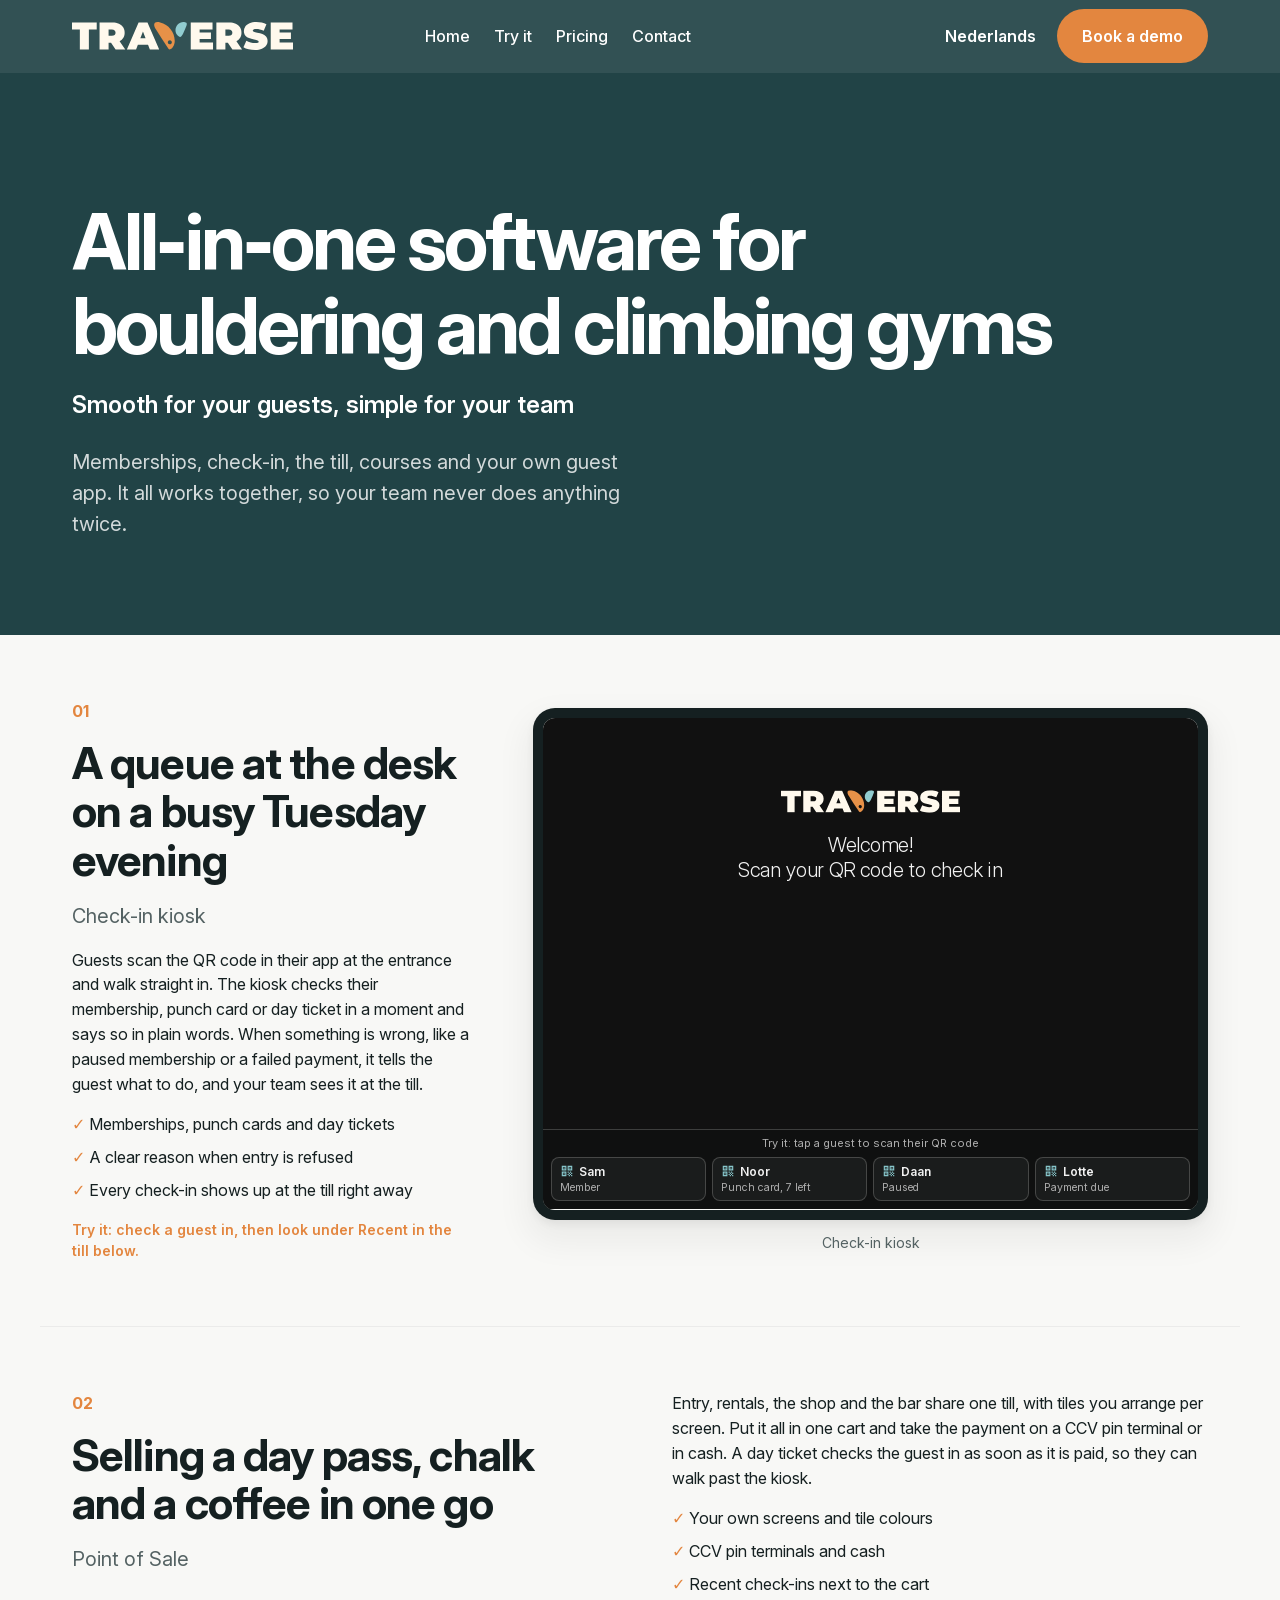
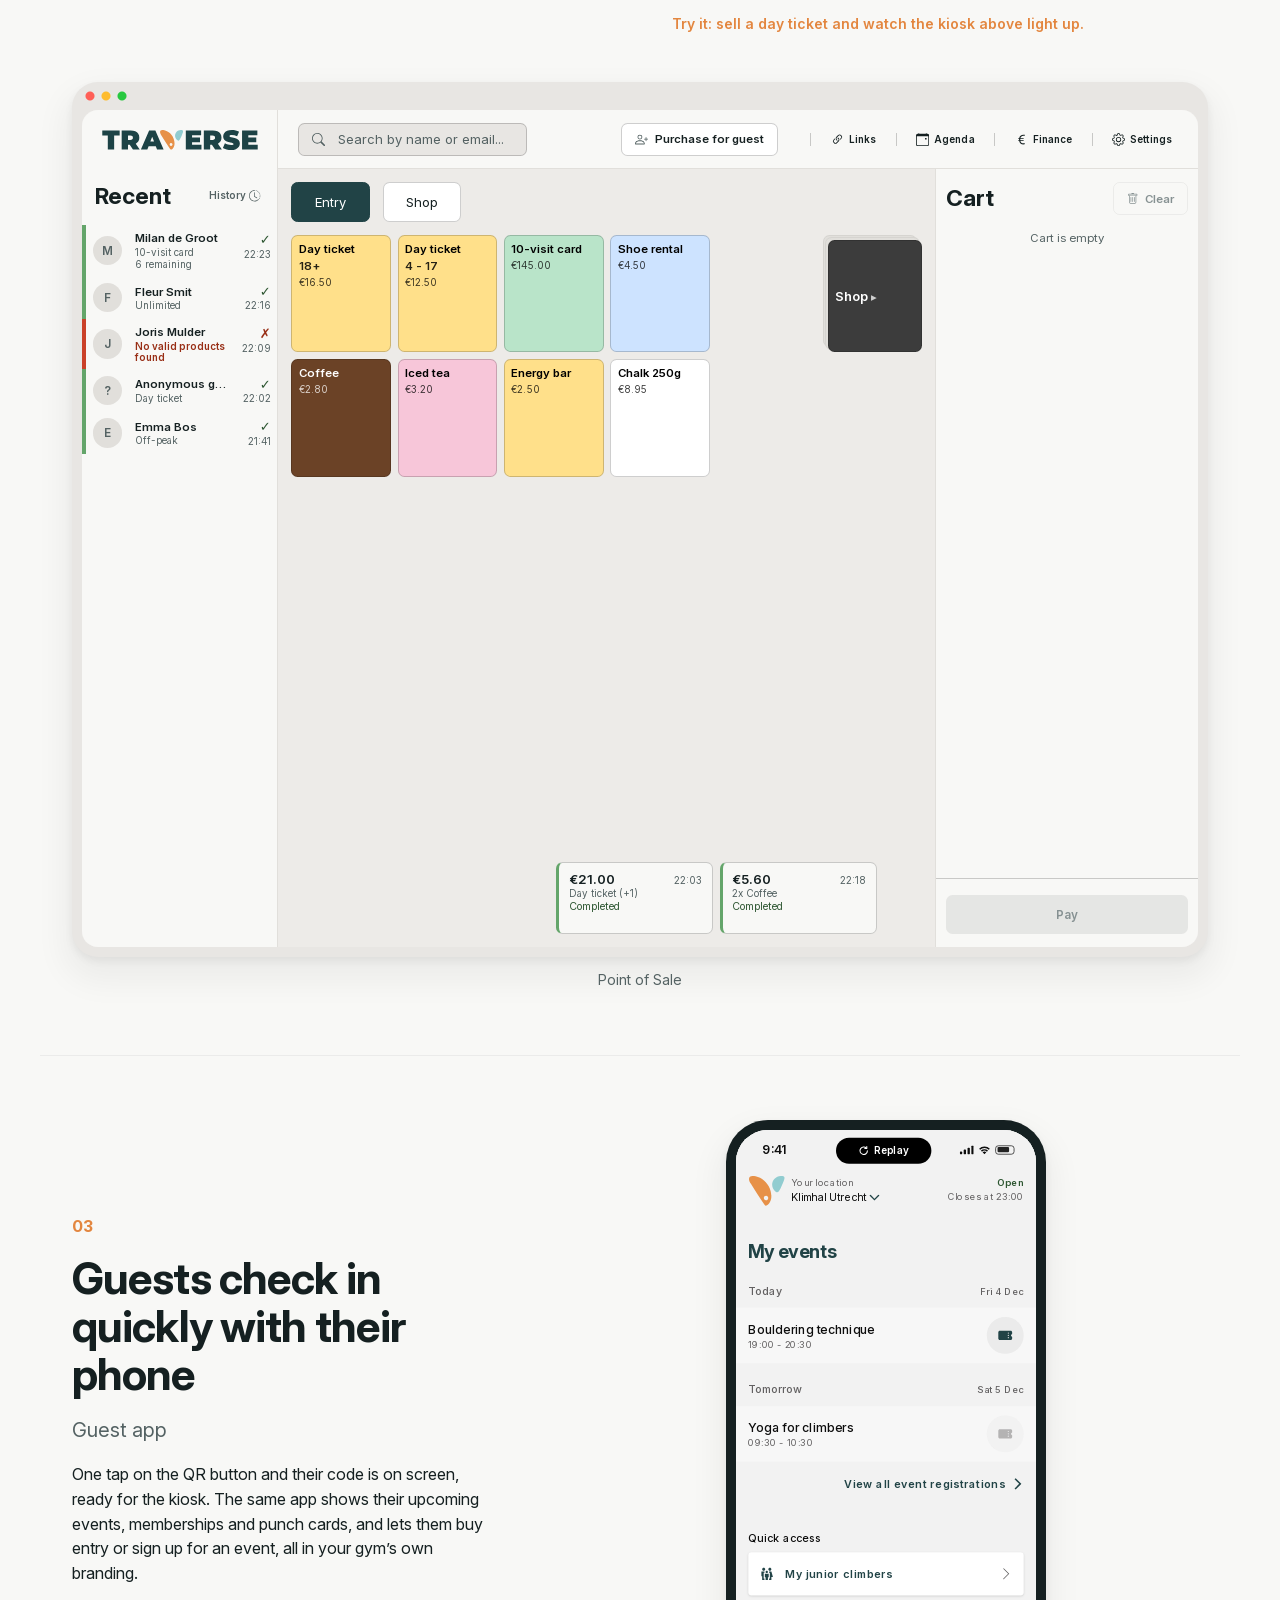
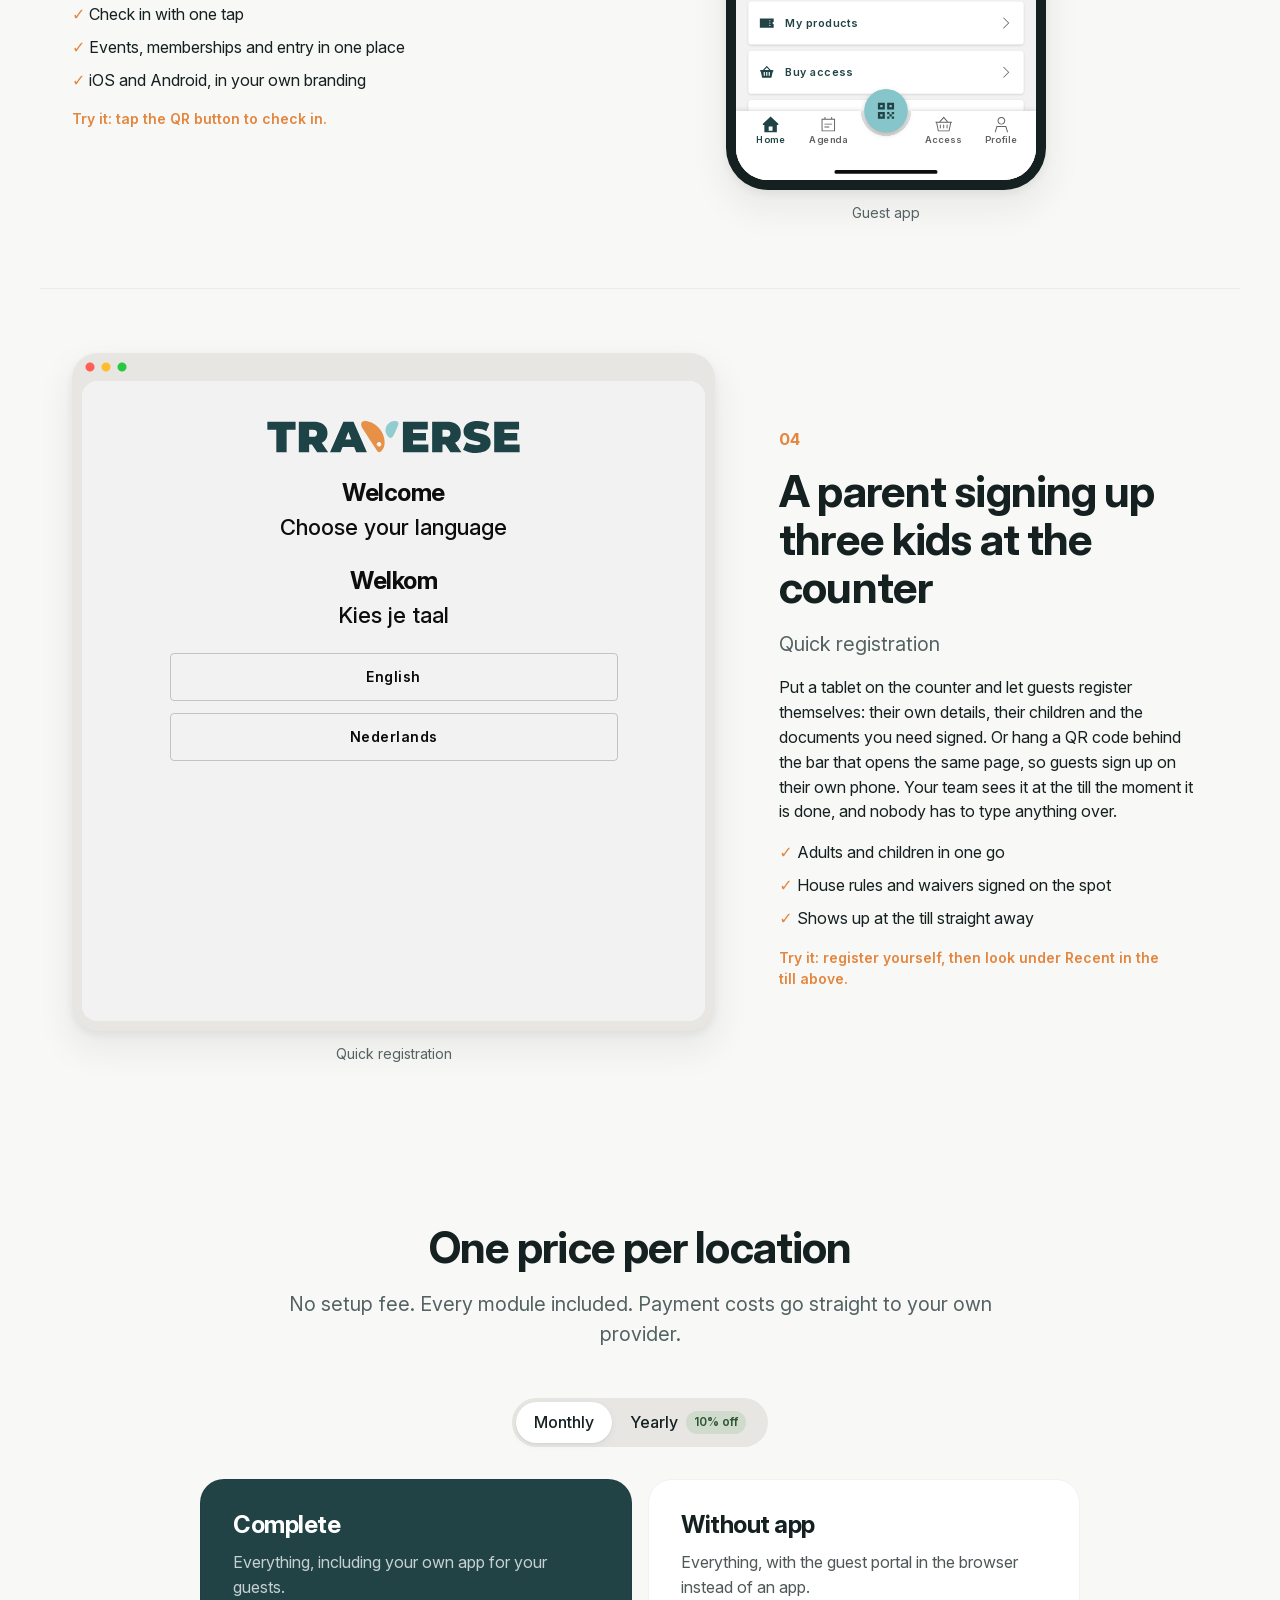
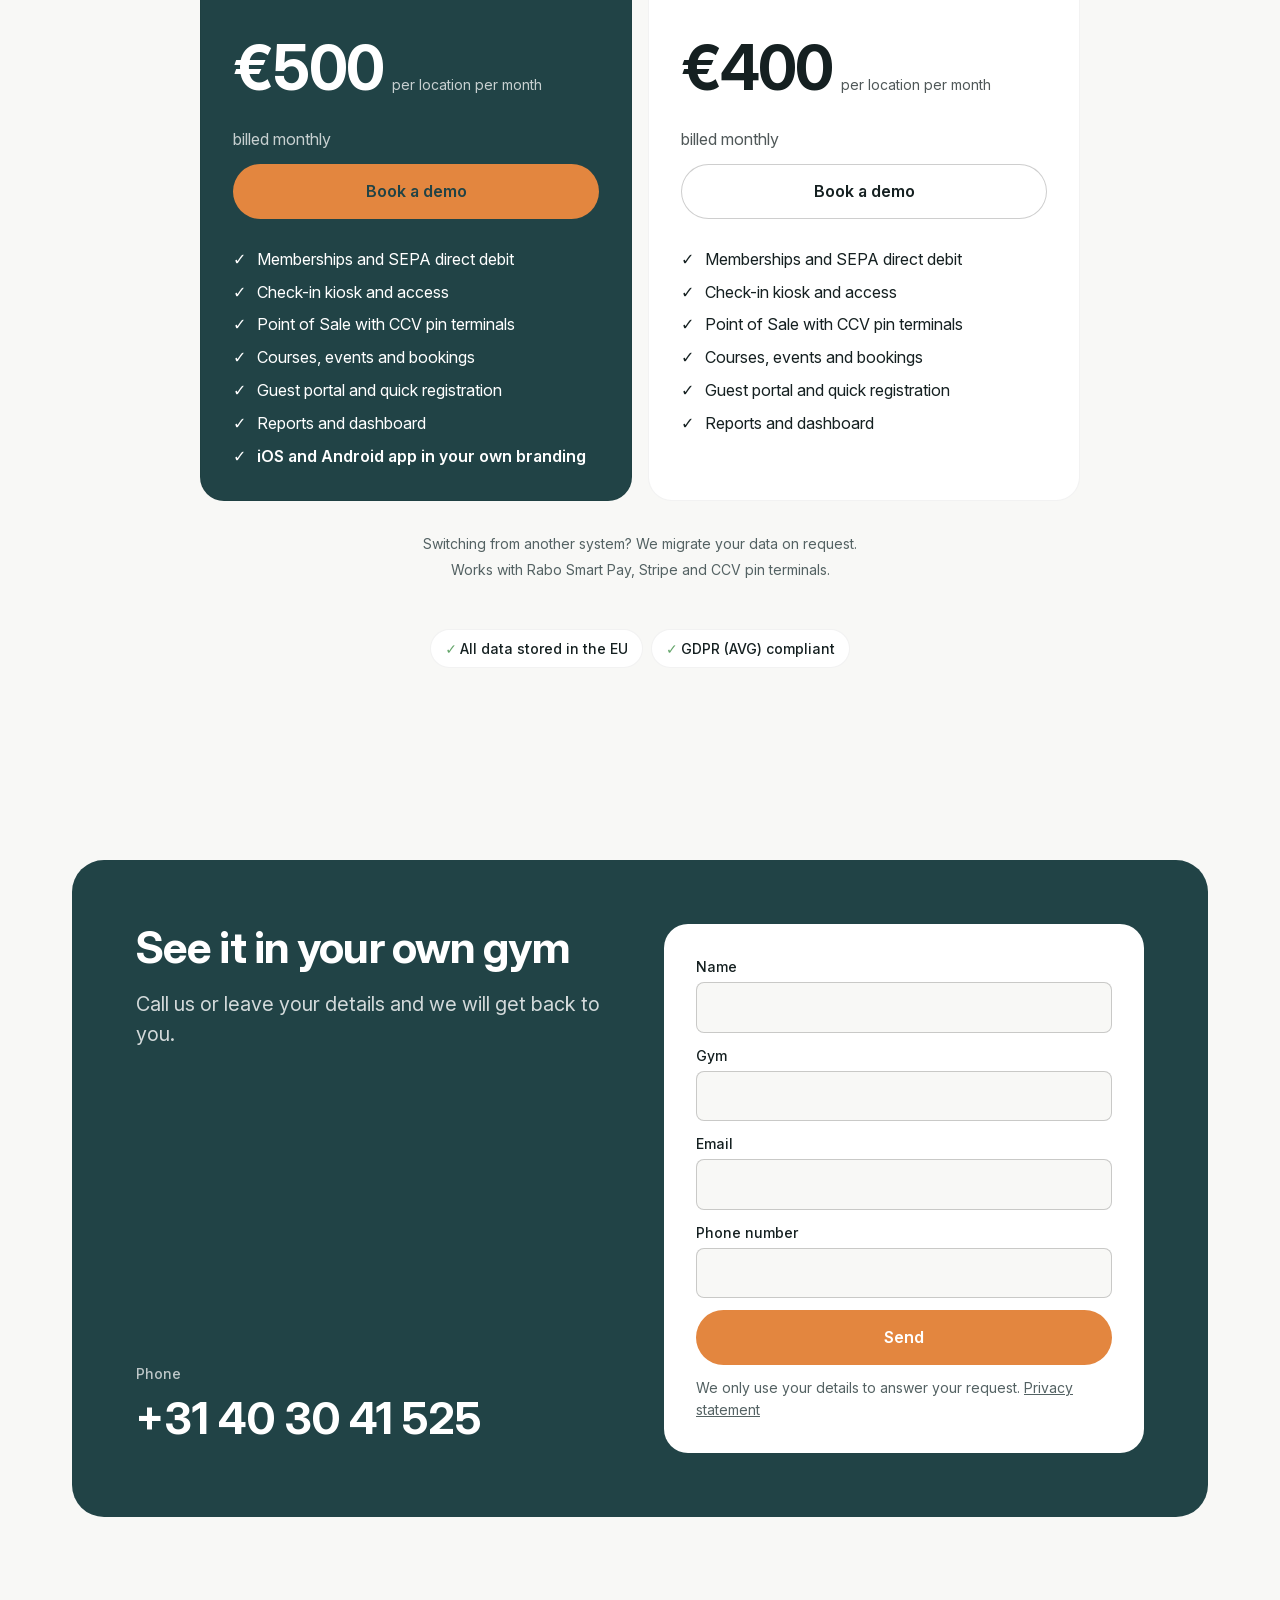
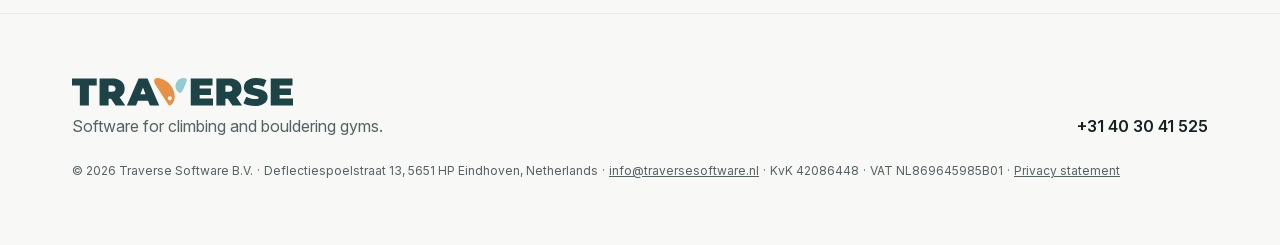
<file: index.html>
<!DOCTYPE html>
<html lang="en">
<head>
  <meta charset="UTF-8">
  <meta name="viewport" content="width=device-width, initial-scale=1.0">
  <title>Traverse · All-in-one software for bouldering and climbing gyms</title>
  <meta name="description" content="All-in-one software for bouldering and climbing gyms: memberships, check-in, the till, courses and your own guest app, working together.">
  <link rel="icon" type="image/svg+xml" href="/favicon.svg">
  <link rel="icon" type="image/png" sizes="96x96" href="/favicon-96.png">
  <link rel="apple-touch-icon" href="/apple-touch-icon.png">
  <script type="module" crossorigin src="/assets/index-BcE9J10Y.js"></script>
  <link rel="modulepreload" crossorigin href="/assets/modulepreload-polyfill-B5Qt9EMX.js">
  <link rel="modulepreload" crossorigin href="/assets/lib-CA5CA07T.js">
  <link rel="modulepreload" crossorigin href="/assets/DemoSlot-BQx7EsRj.js">
  <link rel="modulepreload" crossorigin href="/assets/copy-BjkT_Rzf.js">
  <link rel="stylesheet" crossorigin href="/assets/lib-CvUoDLQK.css">
  <link rel="stylesheet" crossorigin href="/assets/index-DwOYwGRC.css">
</head>
<body>
  <div id="root"></div>
</body>
</html>
</file>
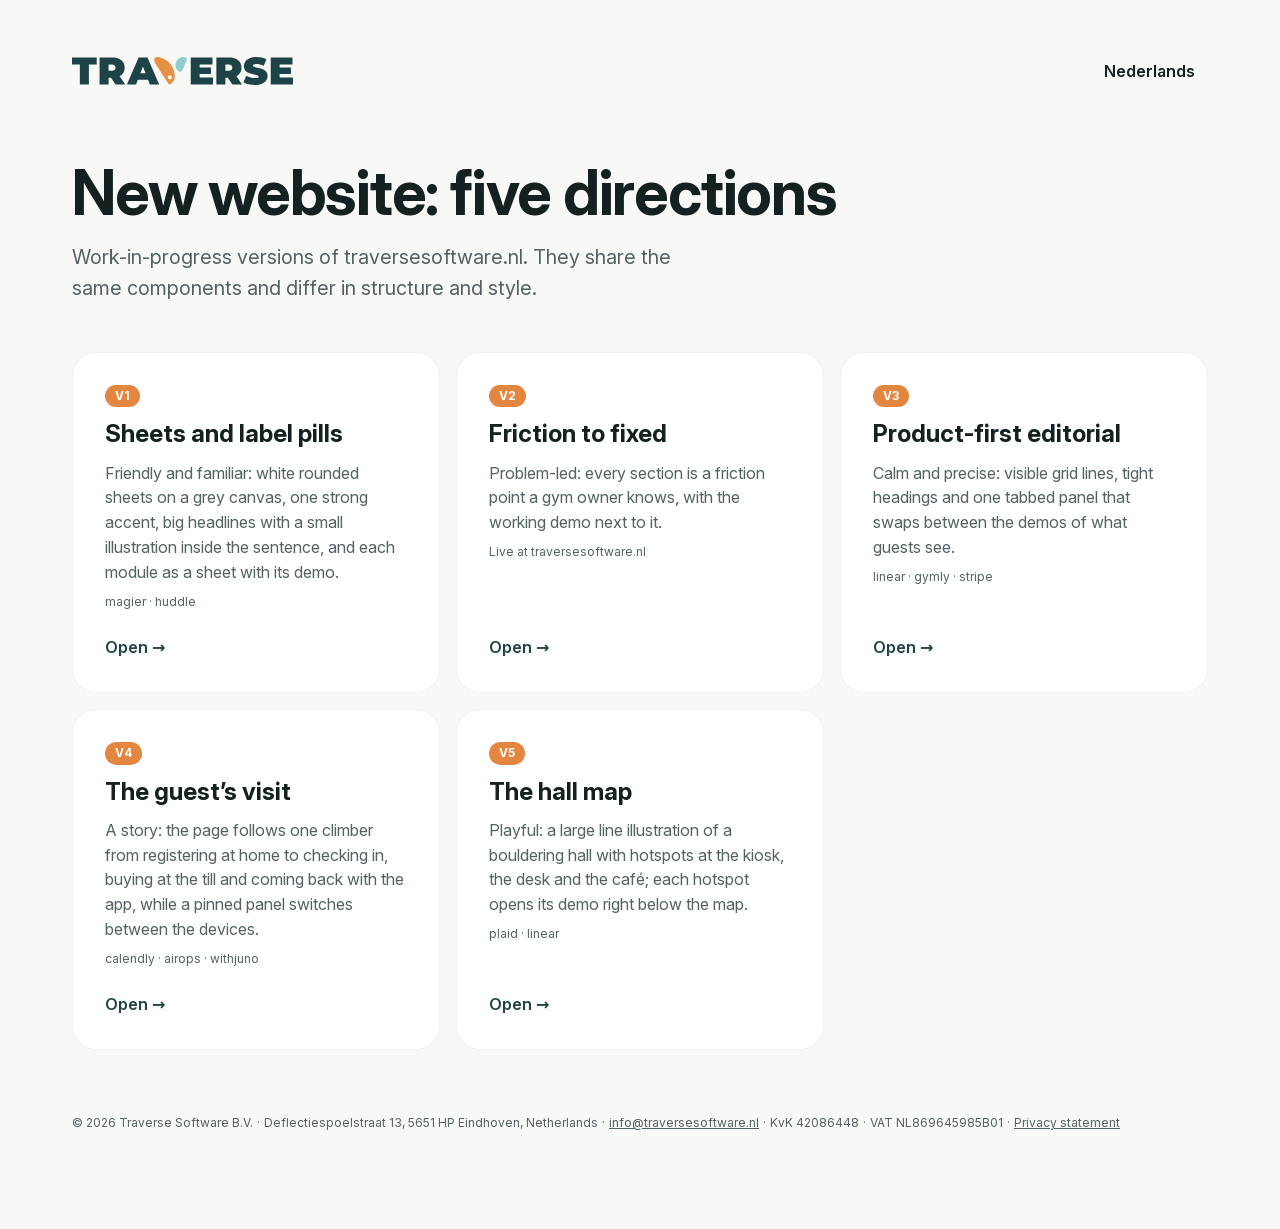
<file: new/index.html>
<!DOCTYPE html>
<html lang="en">
<head>
  <meta charset="UTF-8">
  <meta name="viewport" content="width=device-width, initial-scale=1.0">
  <!-- Drafts: keep them out of search results until one is chosen. -->
  <meta name="robots" content="noindex, nofollow">
  <title>Traverse · new website</title>
  <link rel="icon" type="image/svg+xml" href="/favicon.svg">
  <link rel="icon" type="image/png" sizes="96x96" href="/favicon-96.png">
  <link rel="apple-touch-icon" href="/apple-touch-icon.png">
  <script type="module" crossorigin src="/assets/chooser-B8Ze8NeX.js"></script>
  <link rel="modulepreload" crossorigin href="/assets/modulepreload-polyfill-B5Qt9EMX.js">
  <link rel="modulepreload" crossorigin href="/assets/lib-CA5CA07T.js">
  <link rel="modulepreload" crossorigin href="/assets/catalog-nchqh55C.js">
  <link rel="stylesheet" crossorigin href="/assets/lib-CvUoDLQK.css">
  <link rel="stylesheet" crossorigin href="/assets/chooser-Be7V1lQI.css">
</head>
<body>
  <div id="root"></div>
</body>
</html>
</file>
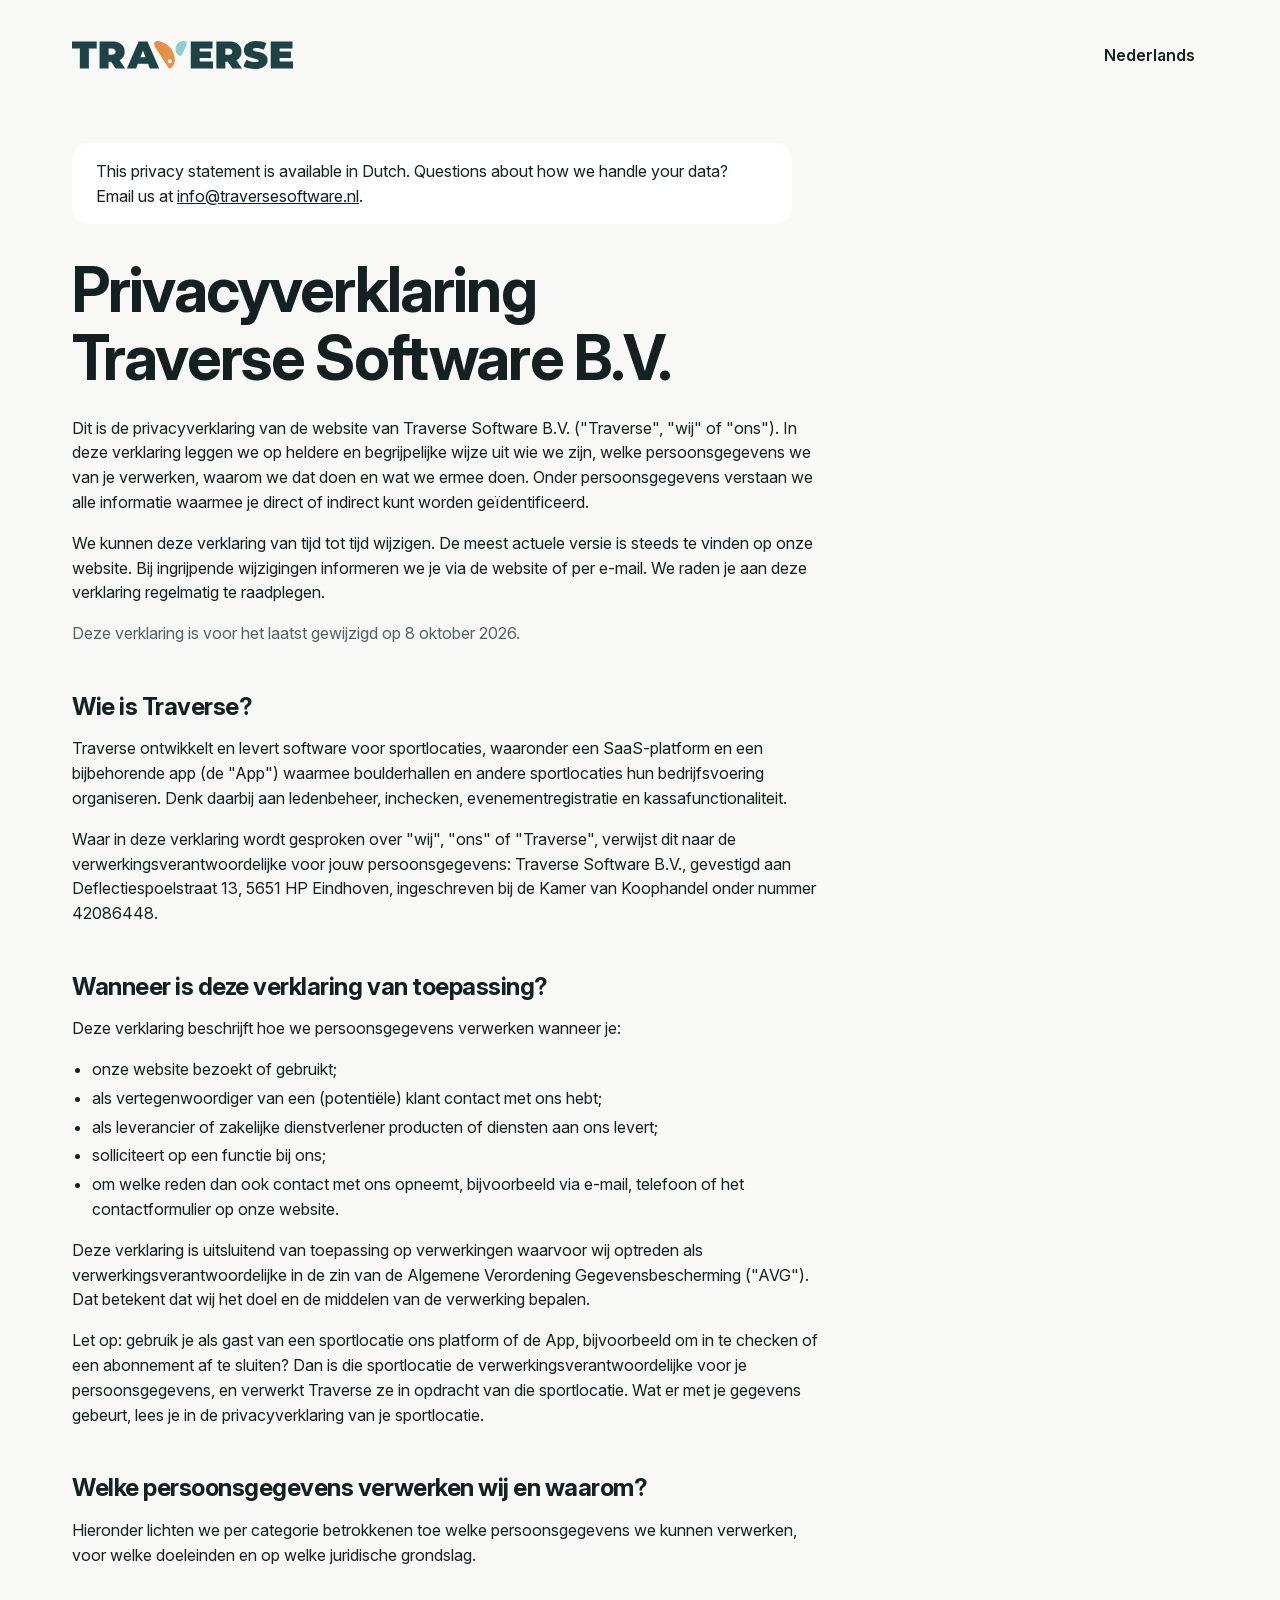
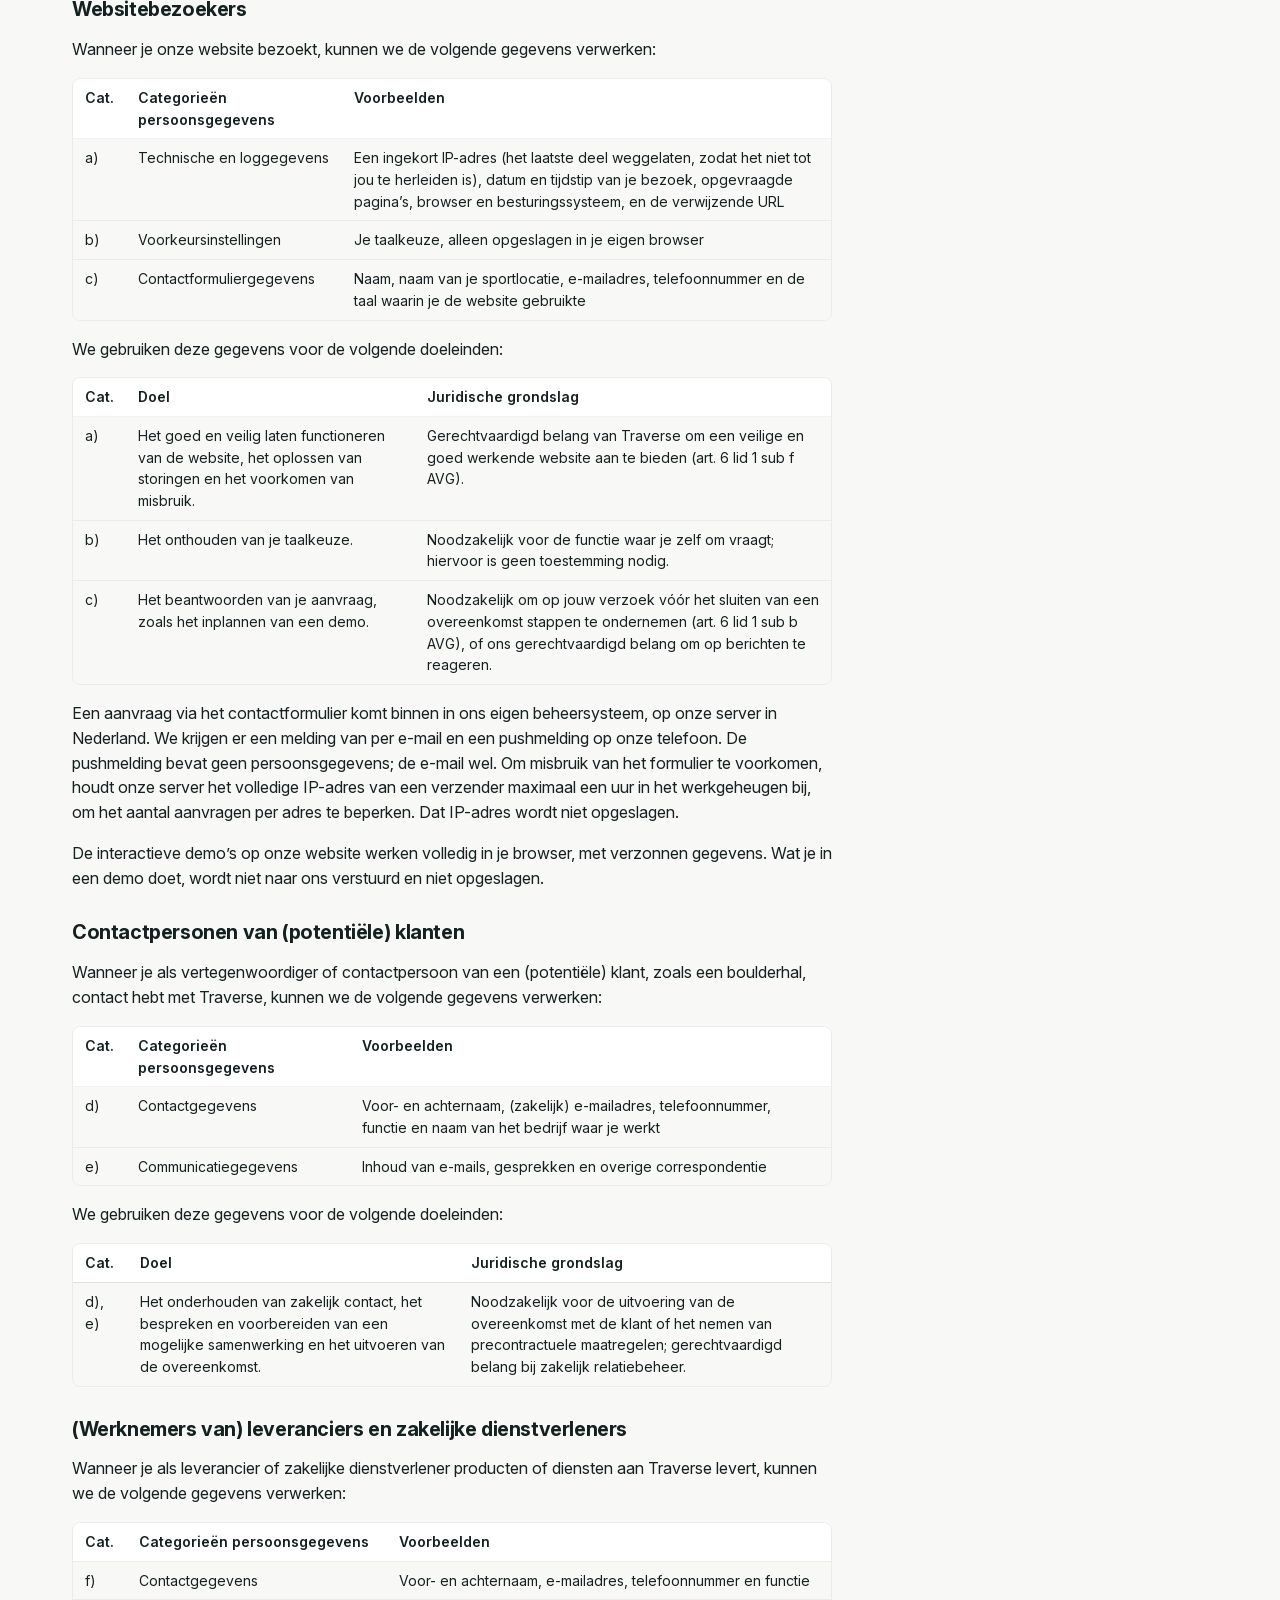
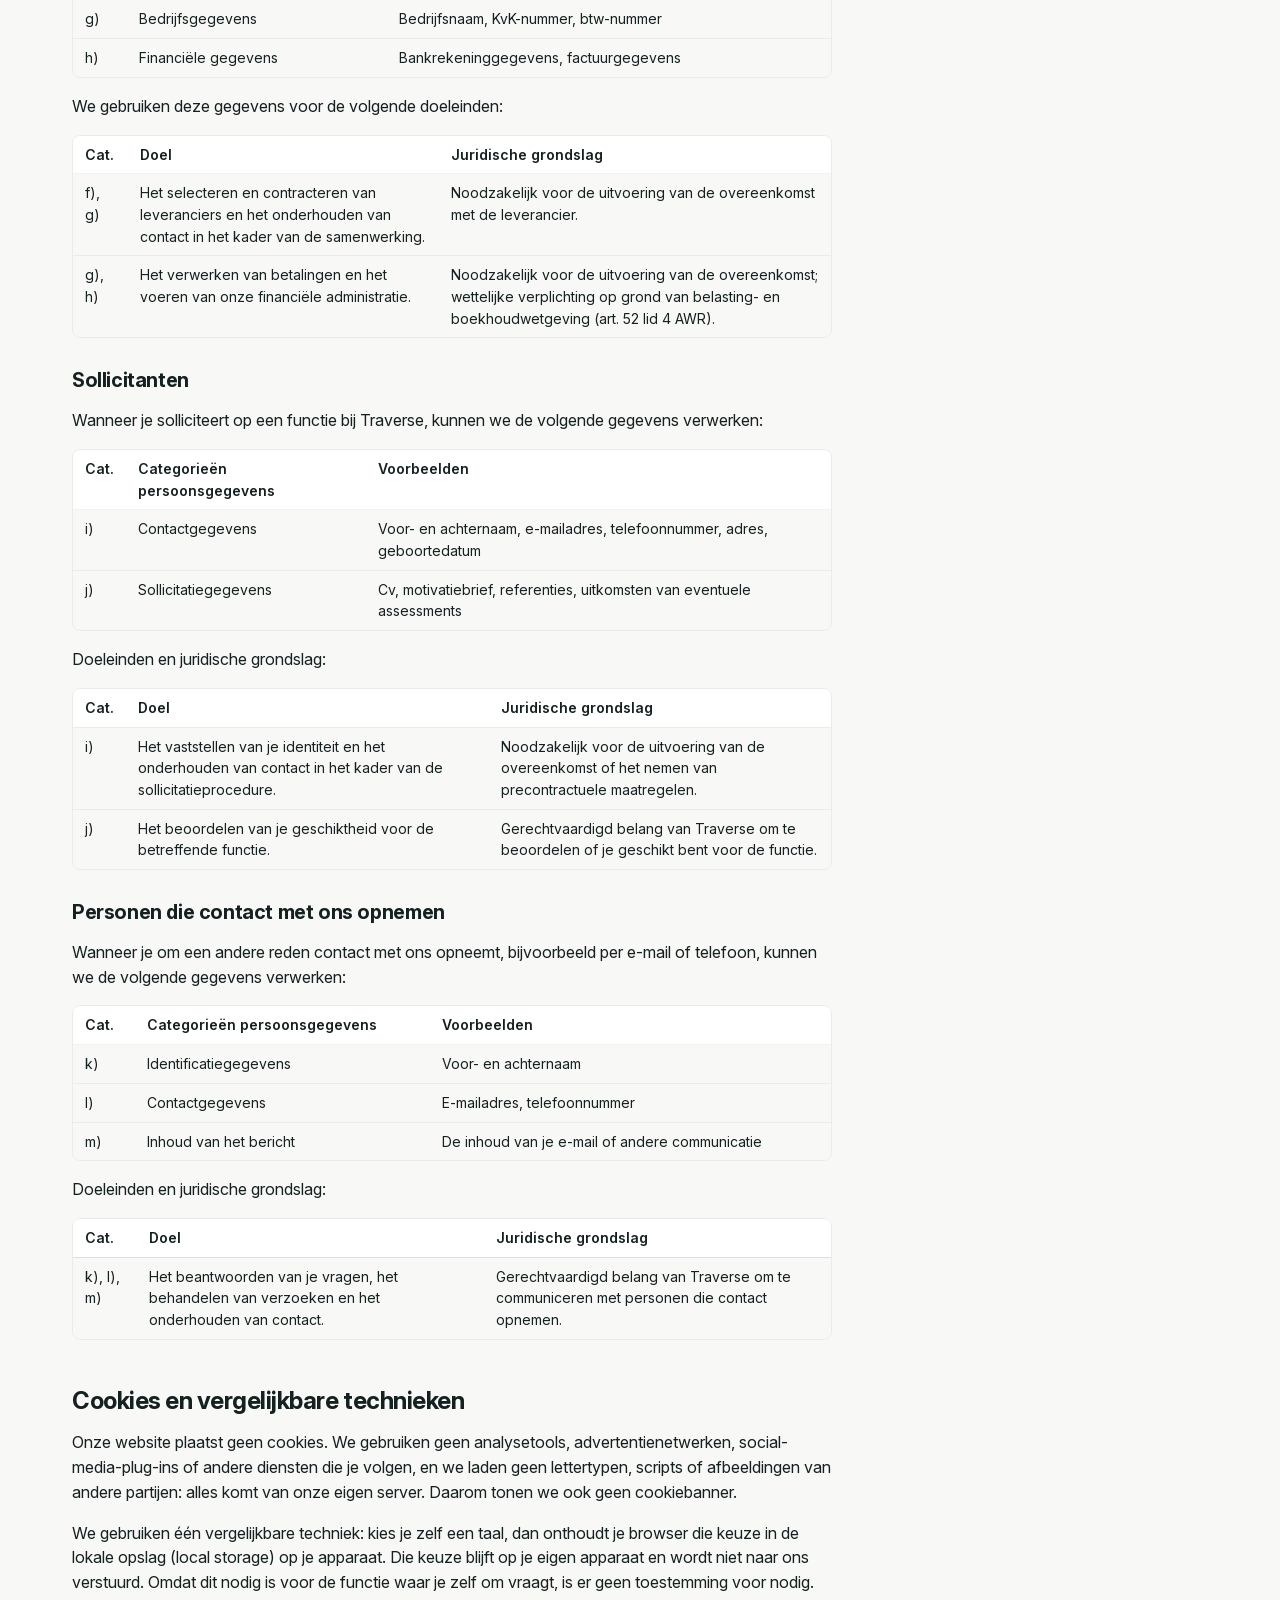
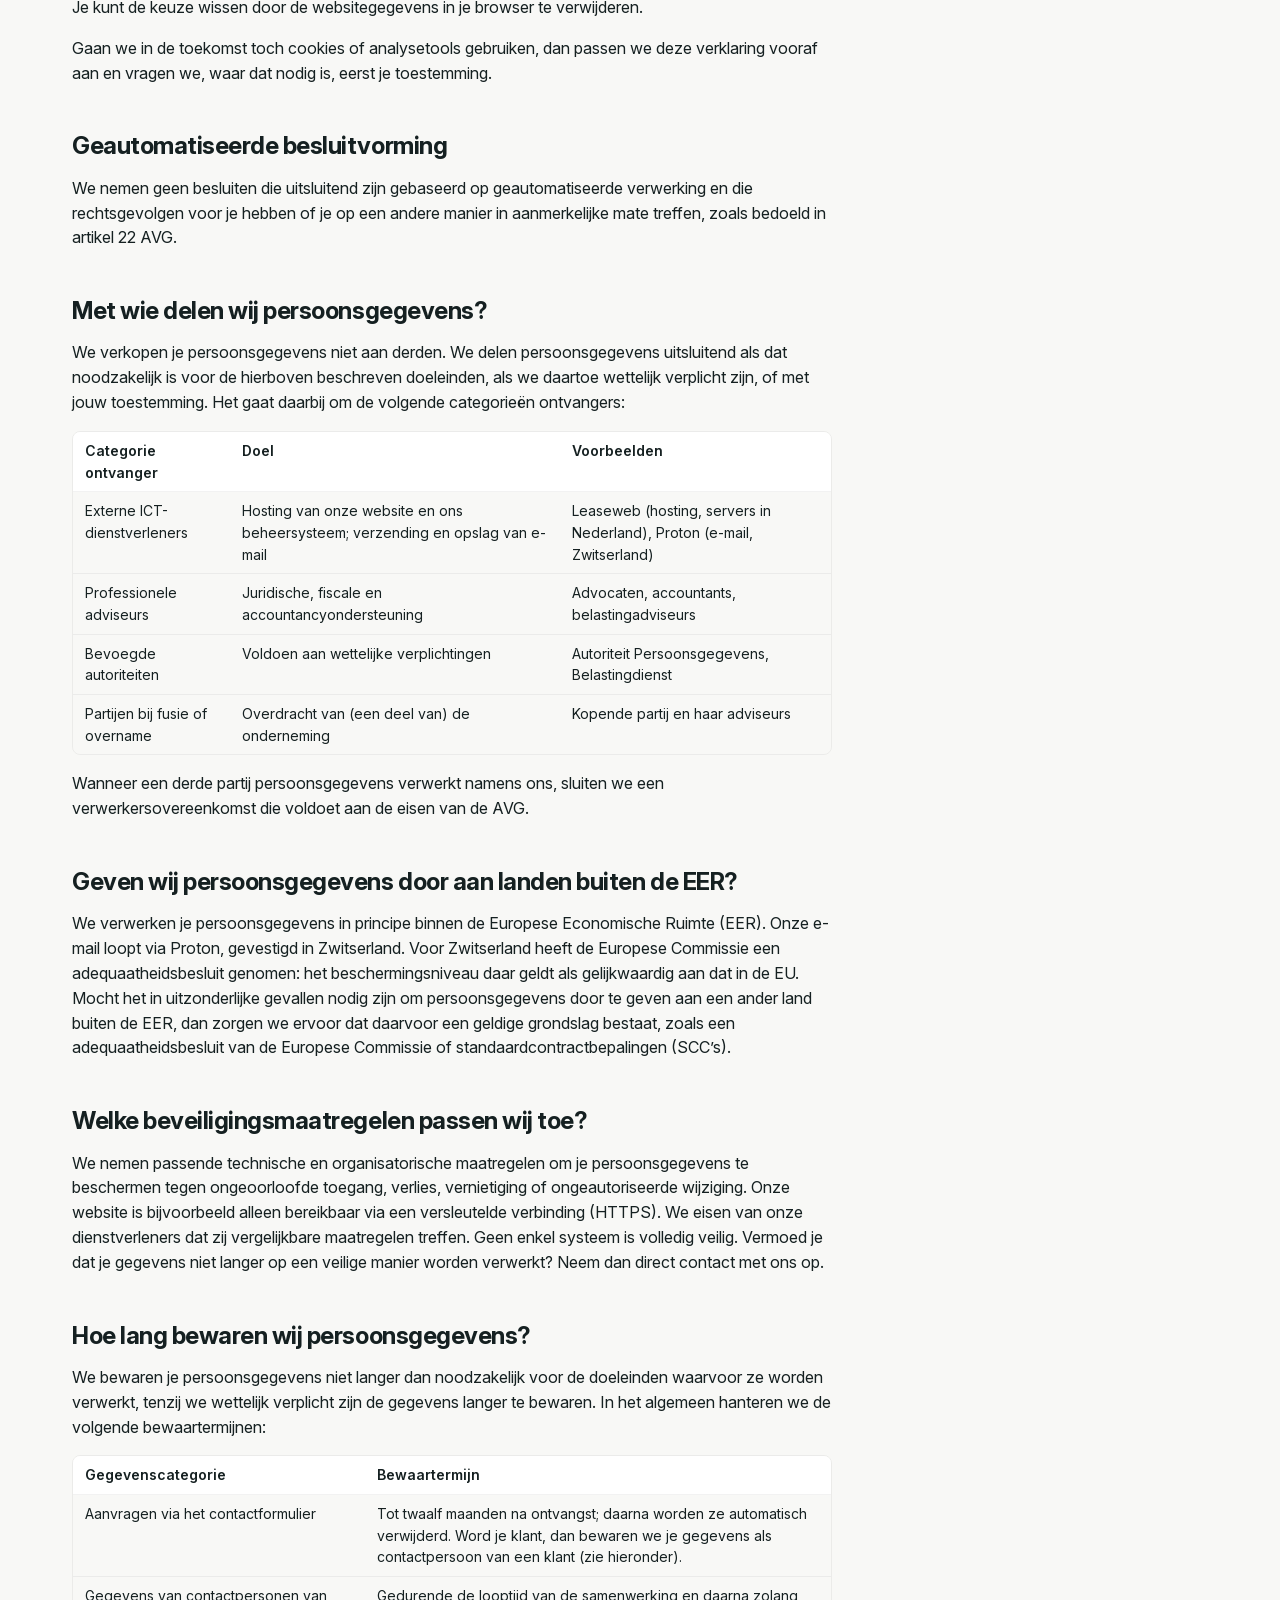
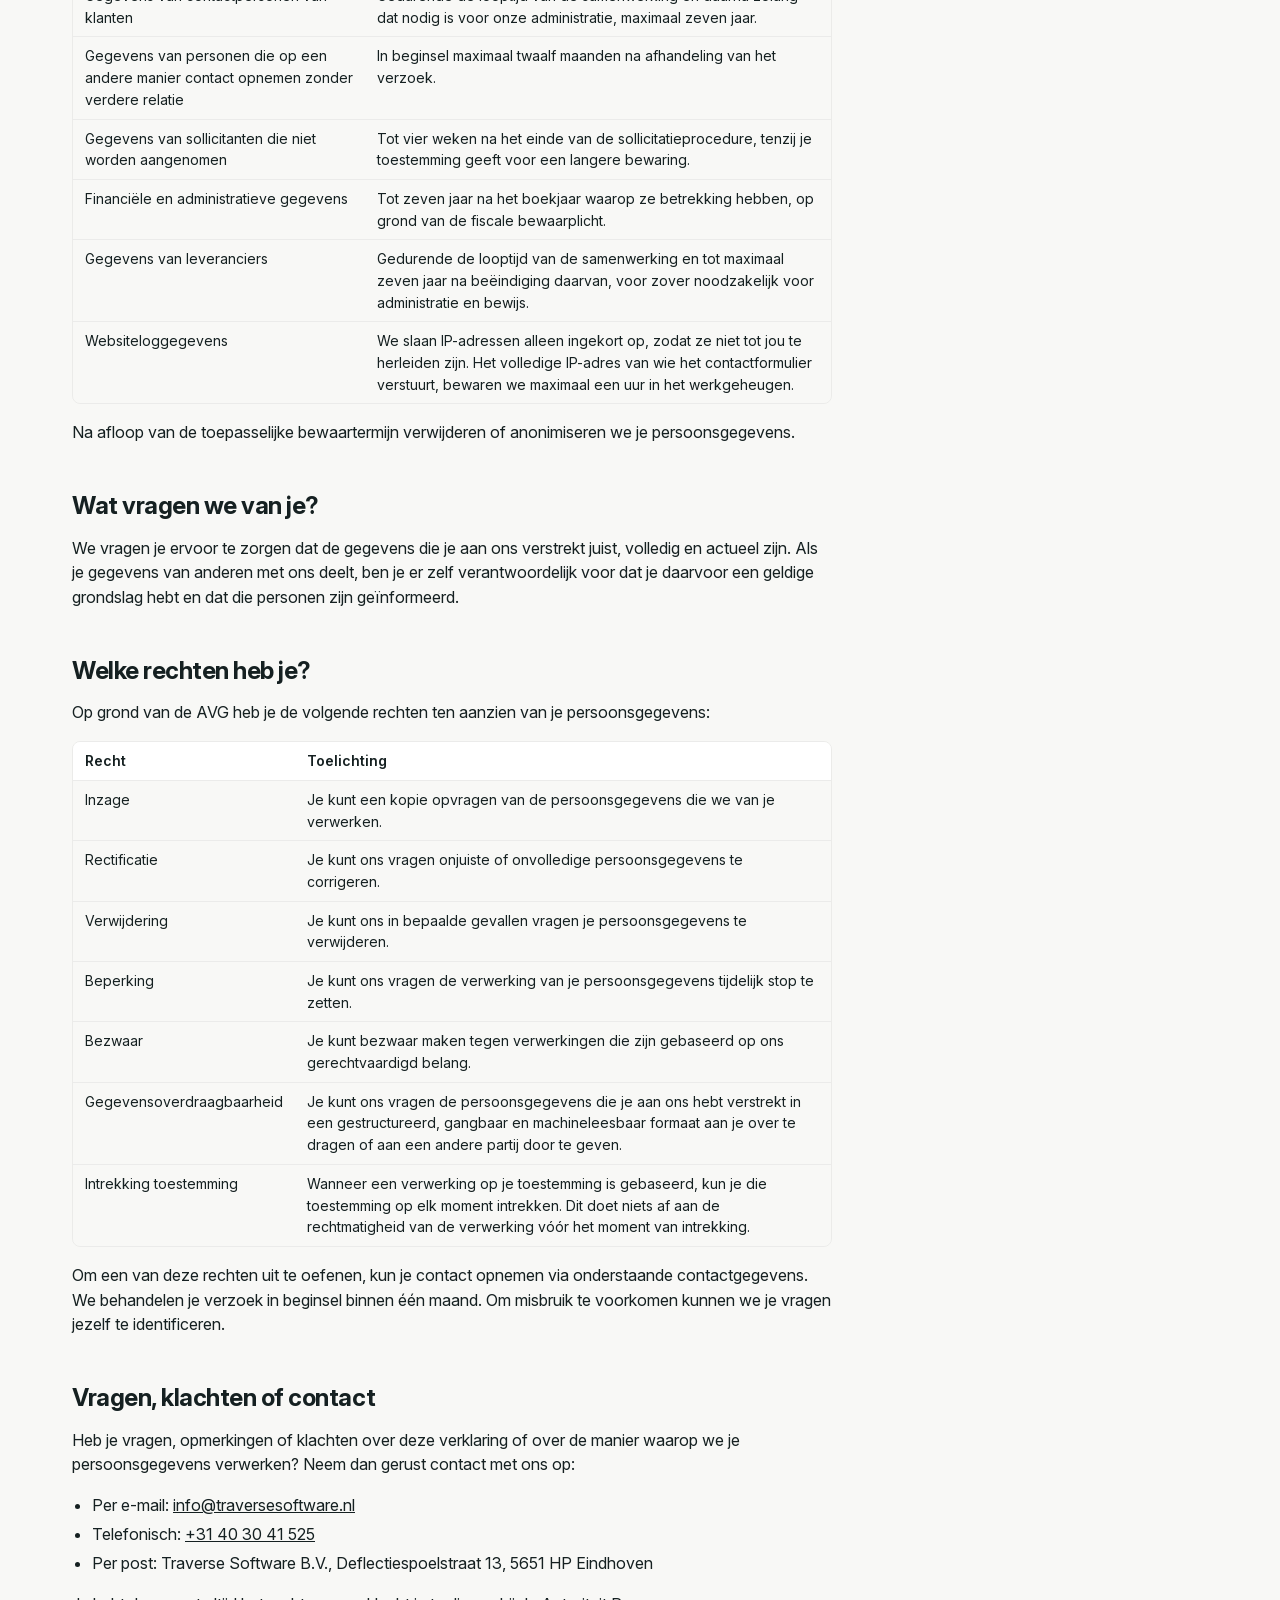
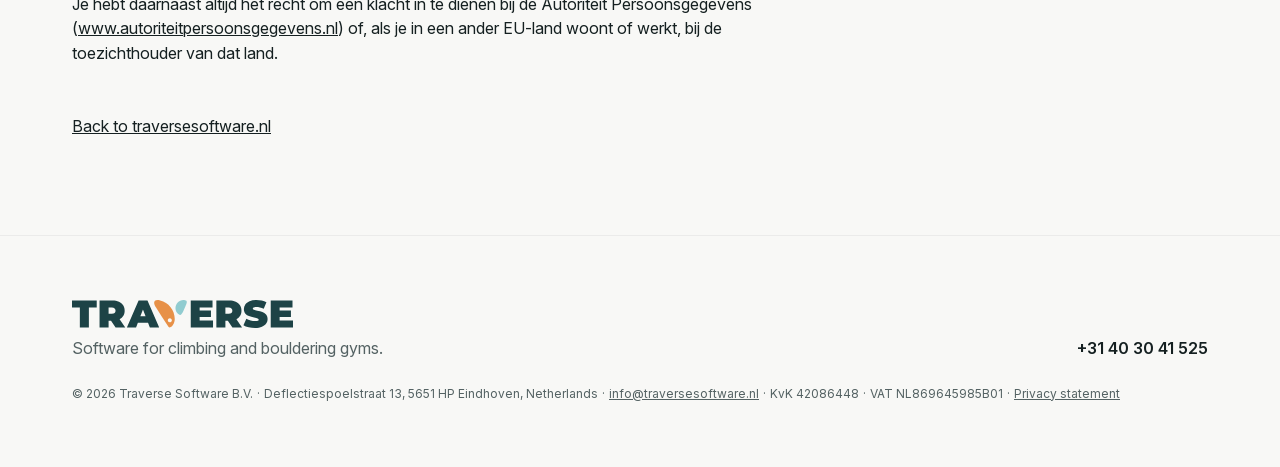
<file: privacy/index.html>
<!DOCTYPE html>
<html lang="nl">
<head>
  <meta charset="UTF-8">
  <meta name="viewport" content="width=device-width, initial-scale=1.0">
  <title>Traverse · Privacyverklaring</title>
  <meta name="description" content="Hoe Traverse Software B.V. omgaat met je persoonsgegevens op traversesoftware.nl.">
  <link rel="icon" type="image/svg+xml" href="/favicon.svg">
  <link rel="icon" type="image/png" sizes="96x96" href="/favicon-96.png">
  <link rel="apple-touch-icon" href="/apple-touch-icon.png">
  <script type="module" crossorigin src="/assets/privacy-BulfWLkE.js"></script>
  <link rel="modulepreload" crossorigin href="/assets/modulepreload-polyfill-B5Qt9EMX.js">
  <link rel="modulepreload" crossorigin href="/assets/lib-CA5CA07T.js">
  <link rel="stylesheet" crossorigin href="/assets/lib-CvUoDLQK.css">
  <link rel="stylesheet" crossorigin href="/assets/privacy-C9Iv-oQA.css">
</head>
<body>
  <div id="root"></div>
</body>
</html>
</file>
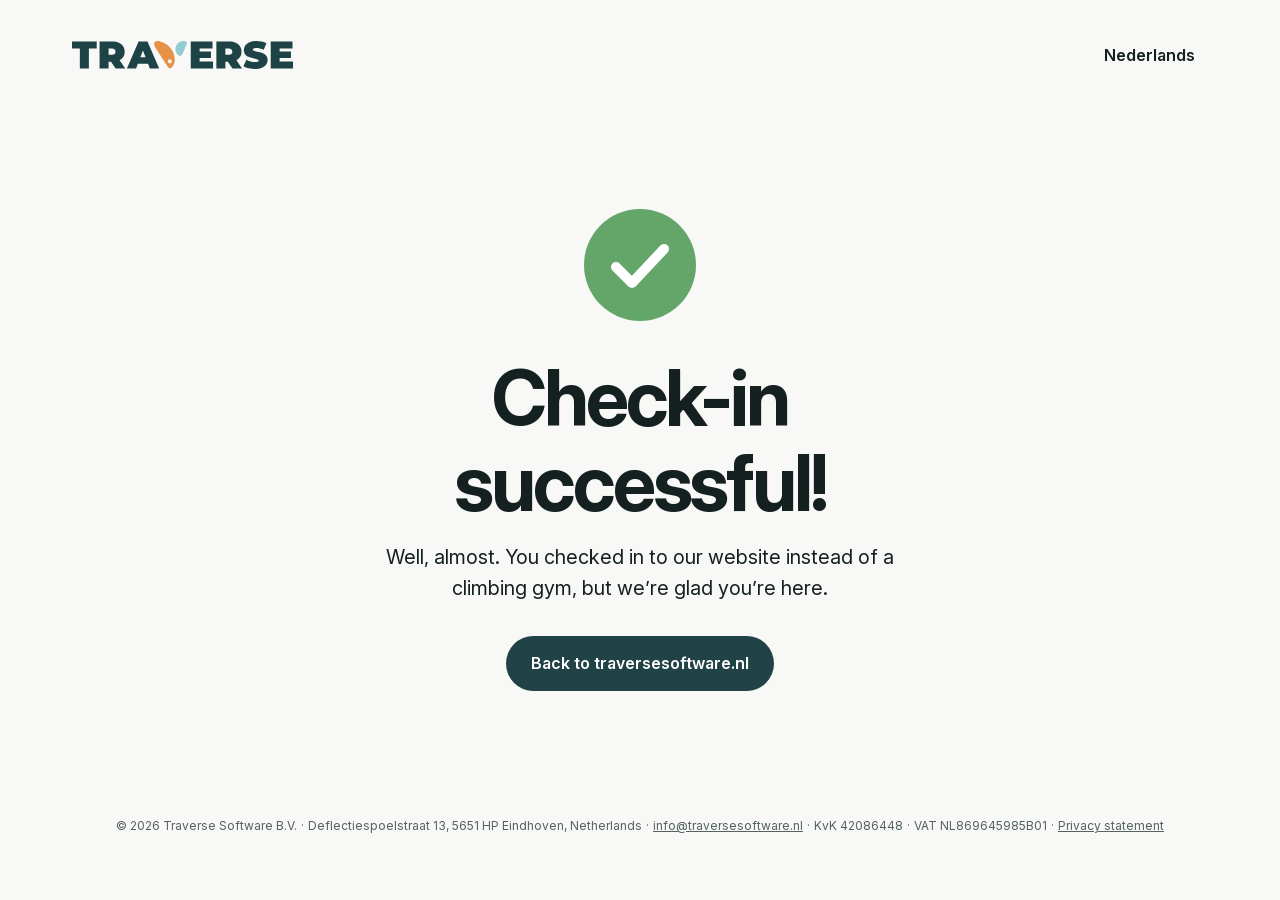
<file: secretmessage/index.html>
<!DOCTYPE html>
<html lang="en">
<head>
  <meta charset="UTF-8">
  <meta name="viewport" content="width=device-width, initial-scale=1.0">
  <!-- Only for whoever scans the QR code in the guest app demo. -->
  <meta name="robots" content="noindex, nofollow">
  <title>Traverse · check-in successful</title>
  <link rel="icon" type="image/svg+xml" href="/favicon.svg">
  <link rel="icon" type="image/png" sizes="96x96" href="/favicon-96.png">
  <link rel="apple-touch-icon" href="/apple-touch-icon.png">
  <script type="module" crossorigin src="/assets/secretmessage-sbkpfTZw.js"></script>
  <link rel="modulepreload" crossorigin href="/assets/modulepreload-polyfill-B5Qt9EMX.js">
  <link rel="modulepreload" crossorigin href="/assets/lib-CA5CA07T.js">
  <link rel="stylesheet" crossorigin href="/assets/lib-CvUoDLQK.css">
  <link rel="stylesheet" crossorigin href="/assets/secretmessage-BzYTC7AJ.css">
</head>
<body>
  <div id="root"></div>
</body>
</html>
</file>
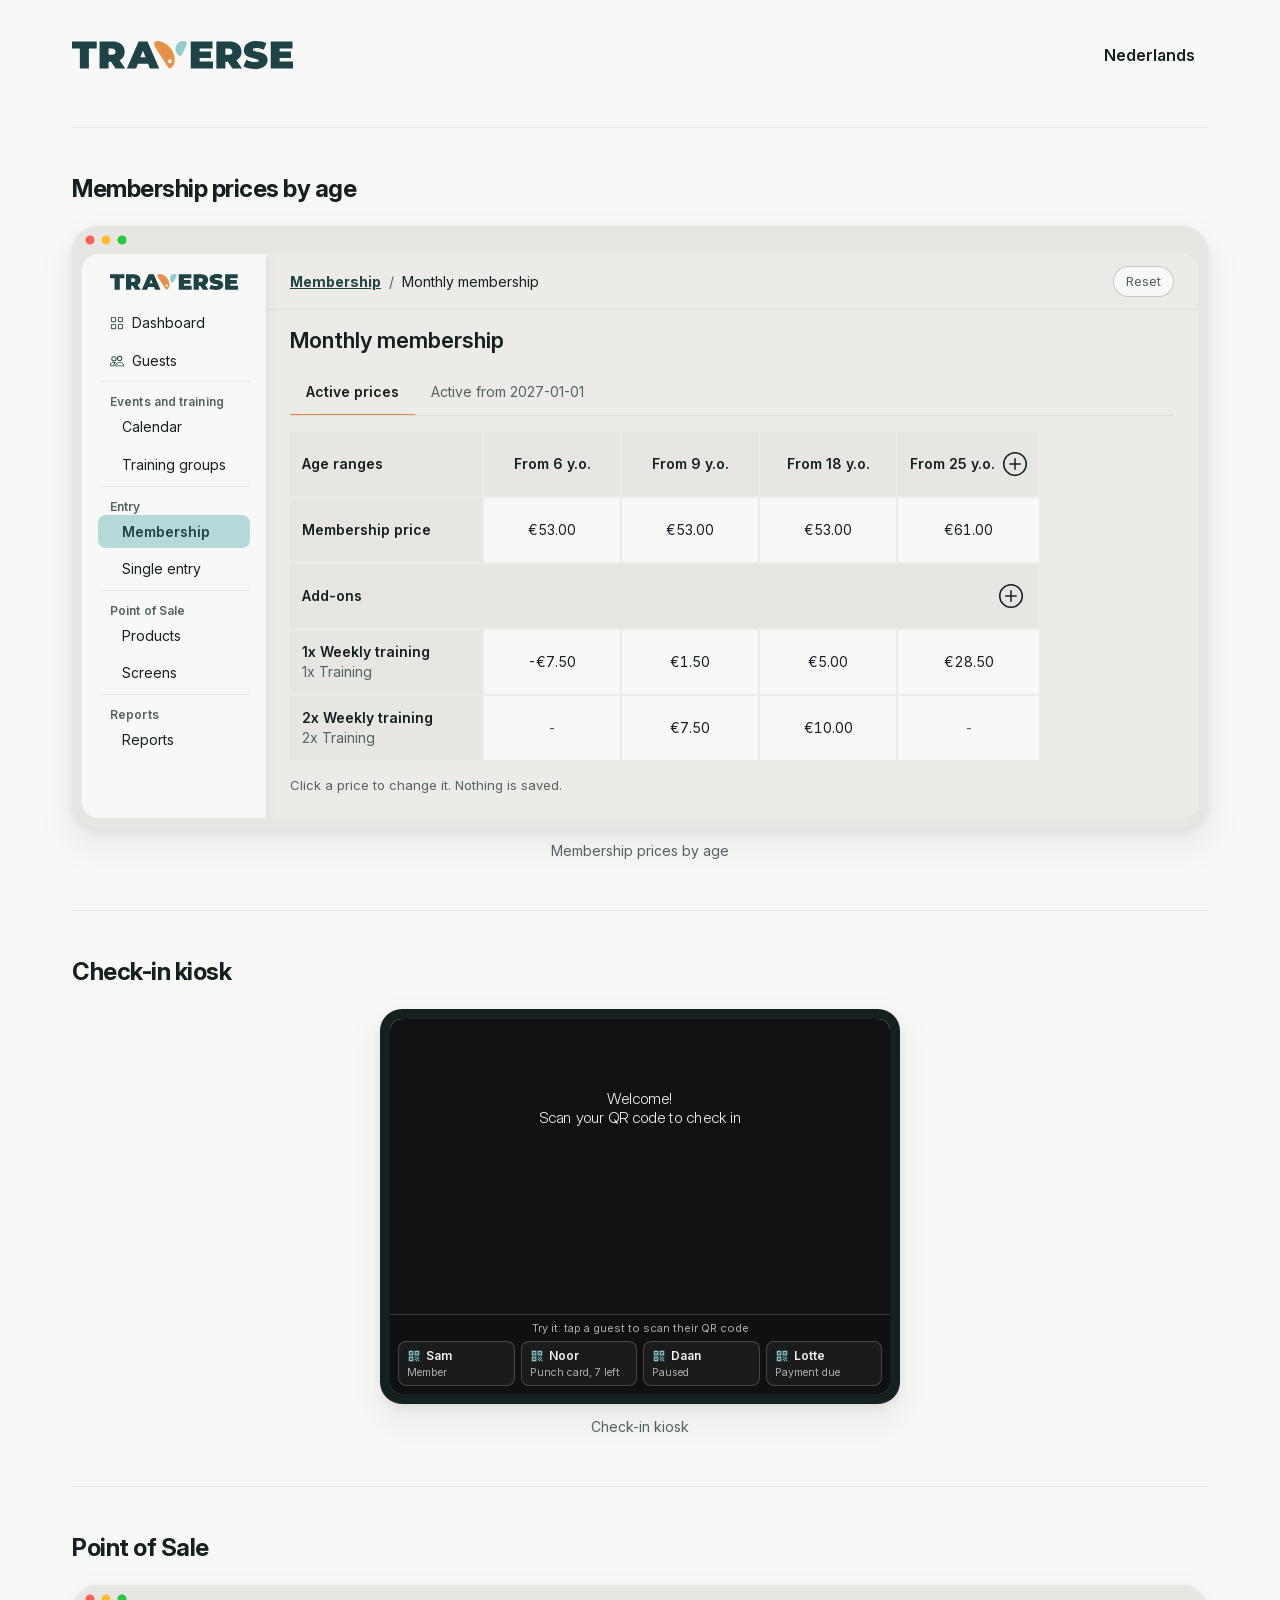
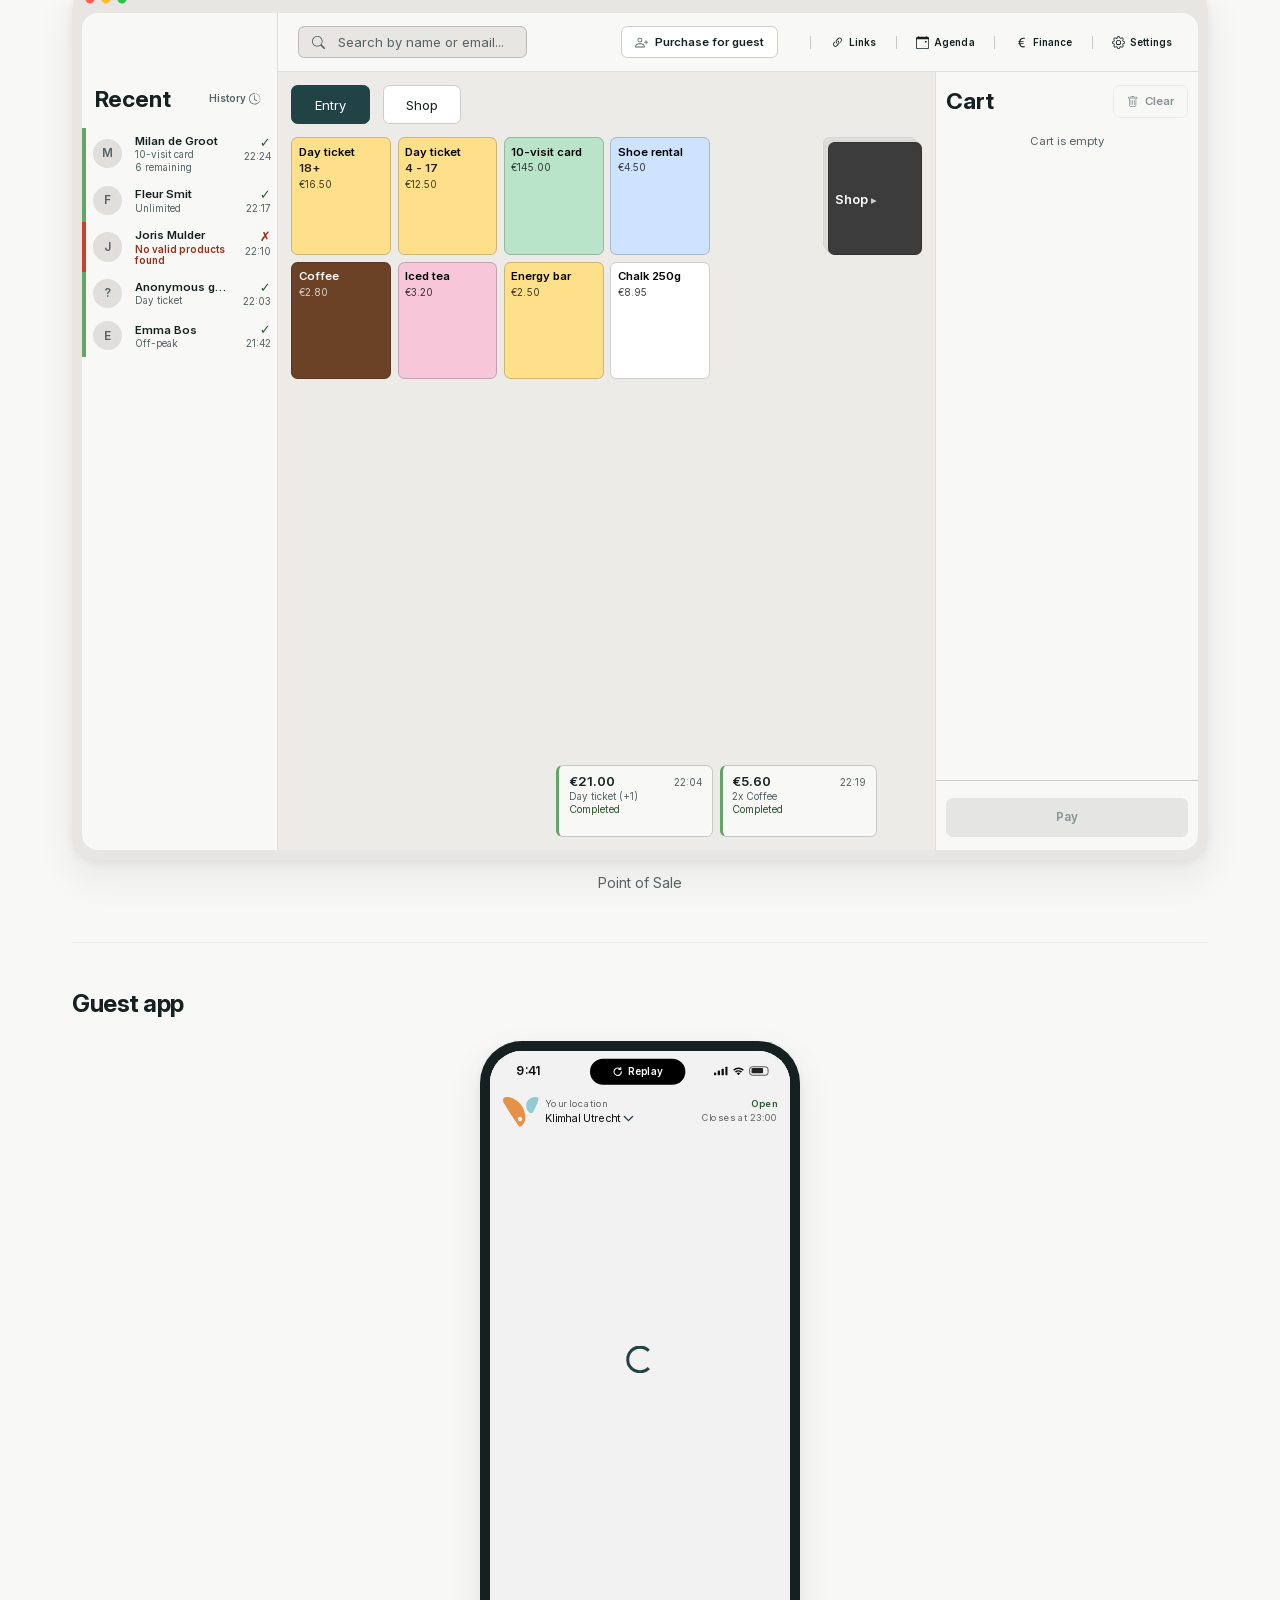
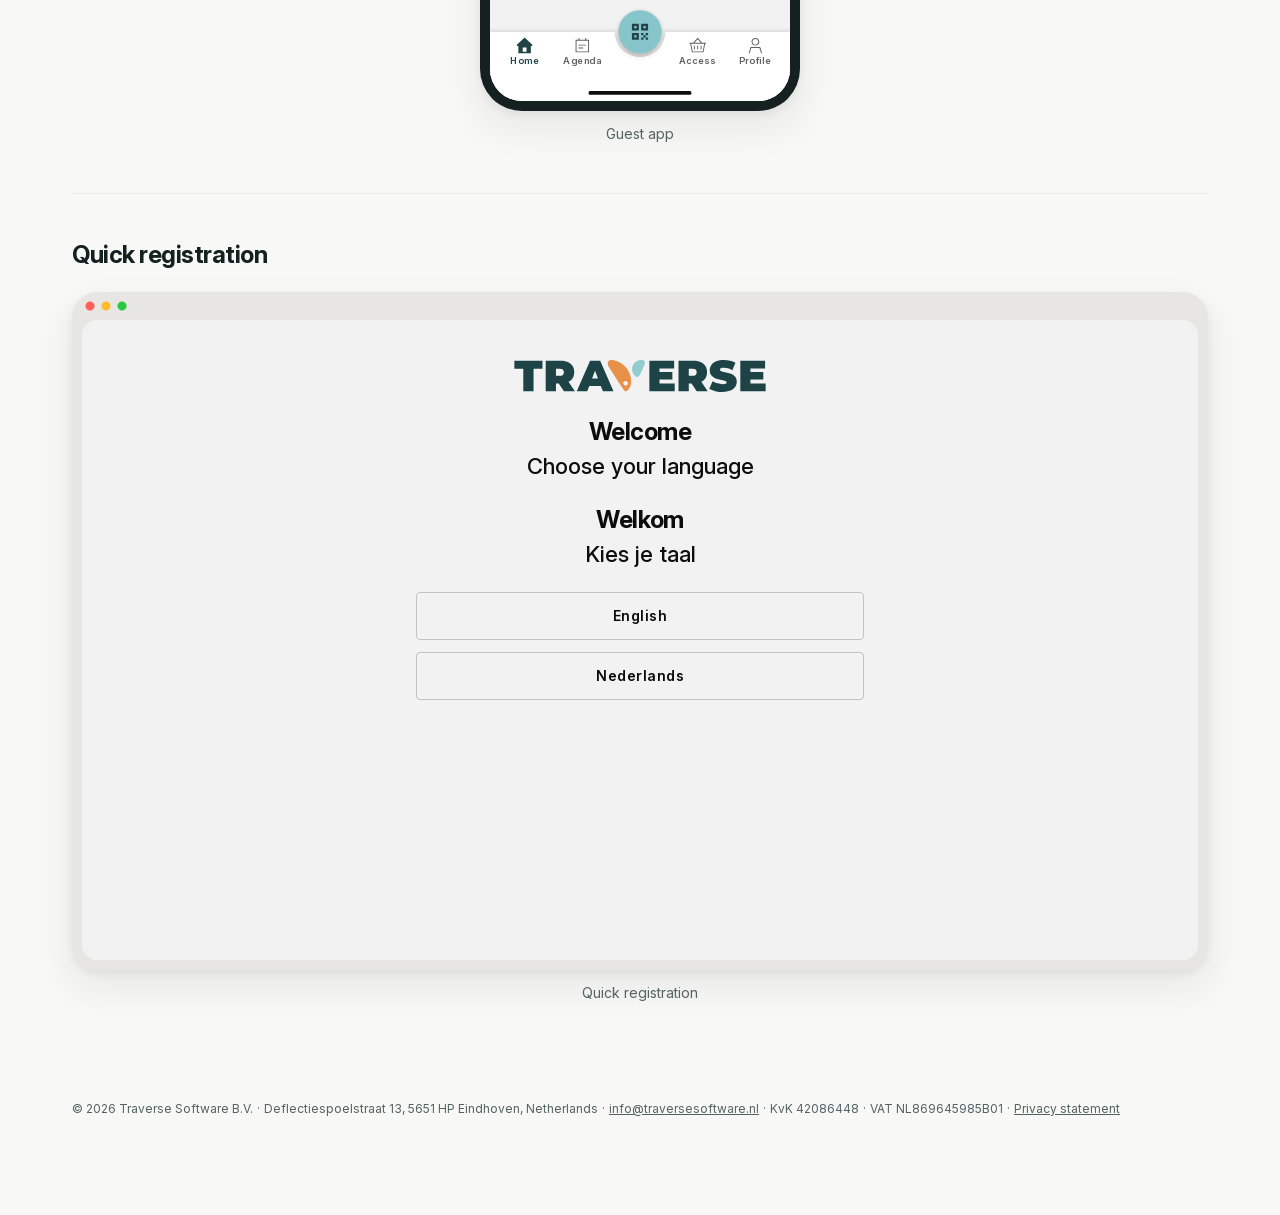
<file: new/demos/index.html>
<!DOCTYPE html>
<html lang="en">
<head>
  <meta charset="UTF-8">
  <meta name="viewport" content="width=device-width, initial-scale=1.0">
  <!-- Drafts: keep them out of search results until one is chosen. -->
  <meta name="robots" content="noindex, nofollow">
  <title>Traverse · demos</title>
  <link rel="icon" type="image/svg+xml" href="/favicon.svg">
  <link rel="icon" type="image/png" sizes="96x96" href="/favicon-96.png">
  <link rel="apple-touch-icon" href="/apple-touch-icon.png">
  <script type="module" crossorigin src="/assets/demos-DkNn5PEE.js"></script>
  <link rel="modulepreload" crossorigin href="/assets/modulepreload-polyfill-B5Qt9EMX.js">
  <link rel="modulepreload" crossorigin href="/assets/lib-CA5CA07T.js">
  <link rel="modulepreload" crossorigin href="/assets/catalog-nchqh55C.js">
  <link rel="modulepreload" crossorigin href="/assets/copy-BjkT_Rzf.js">
  <link rel="stylesheet" crossorigin href="/assets/lib-CvUoDLQK.css">
  <link rel="stylesheet" crossorigin href="/assets/demos-RzRzqRzH.css">
</head>
<body>
  <div id="root"></div>
</body>
</html>
</file>
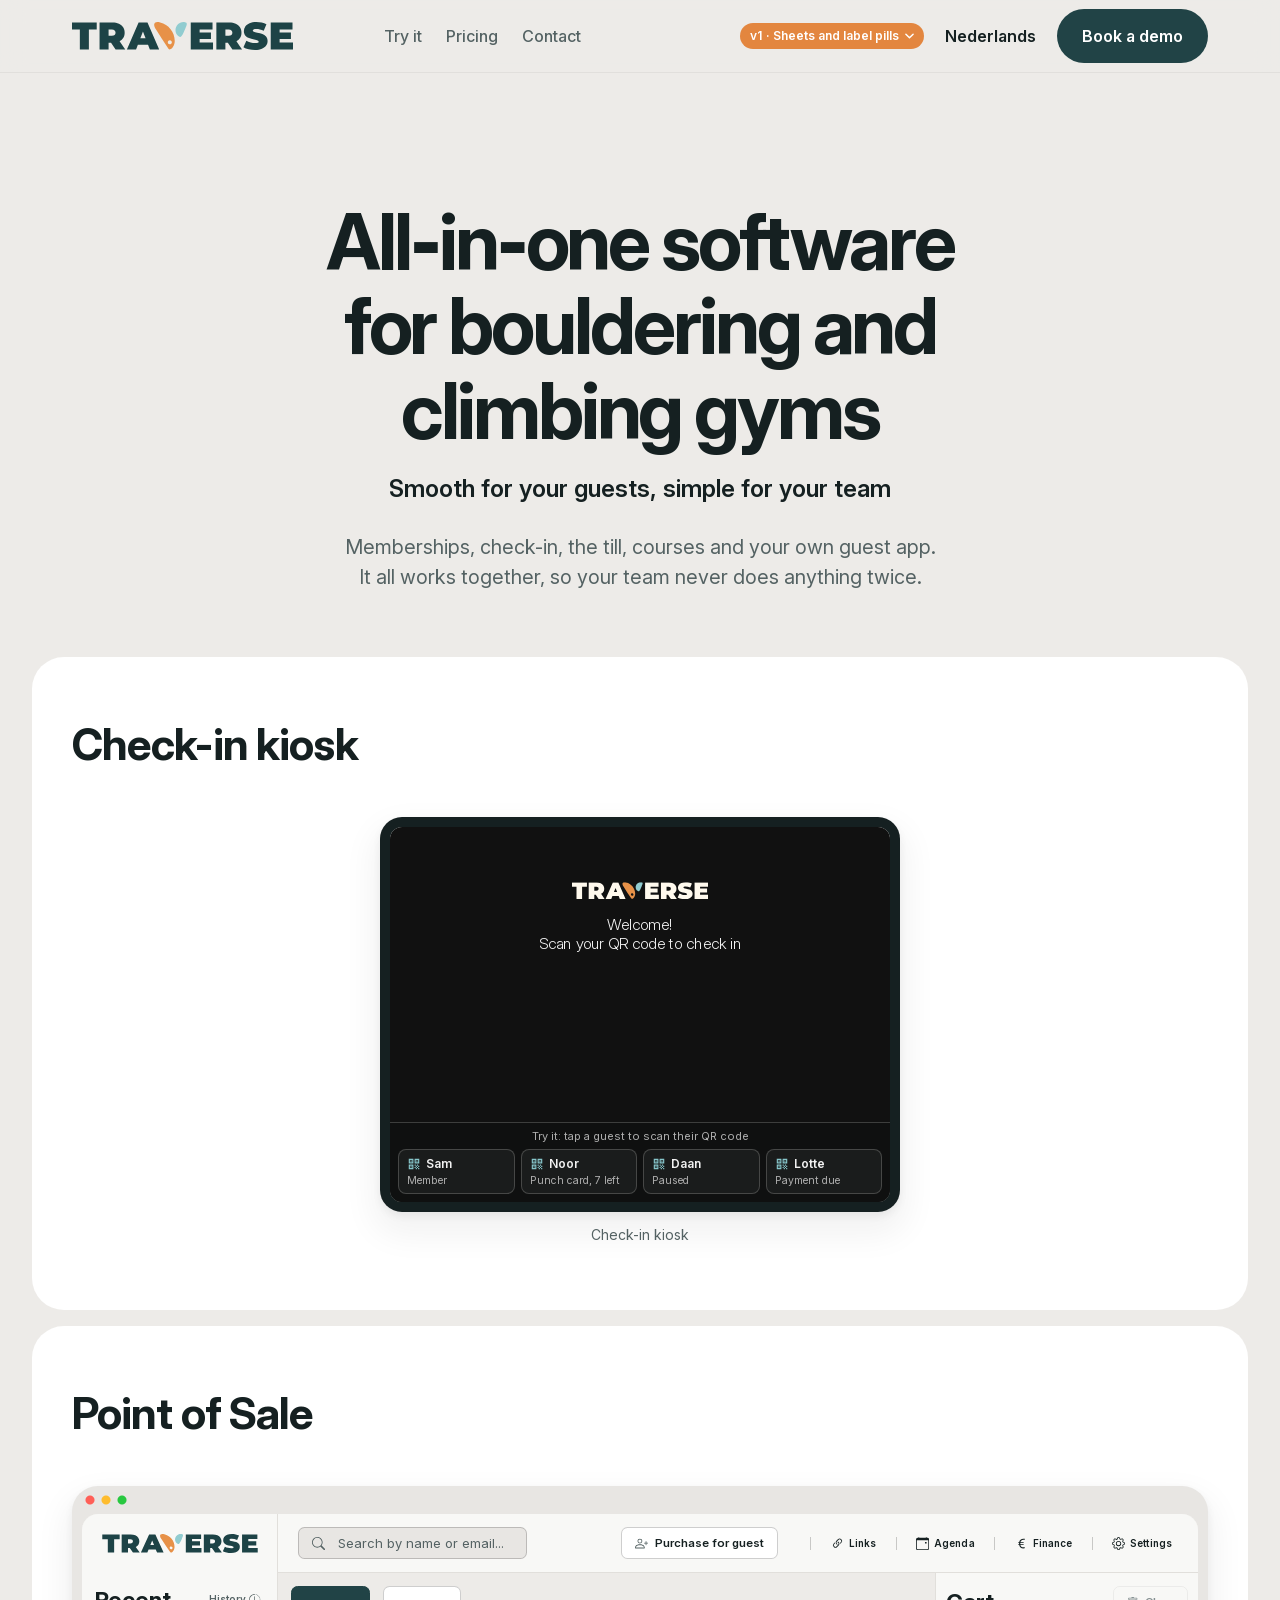
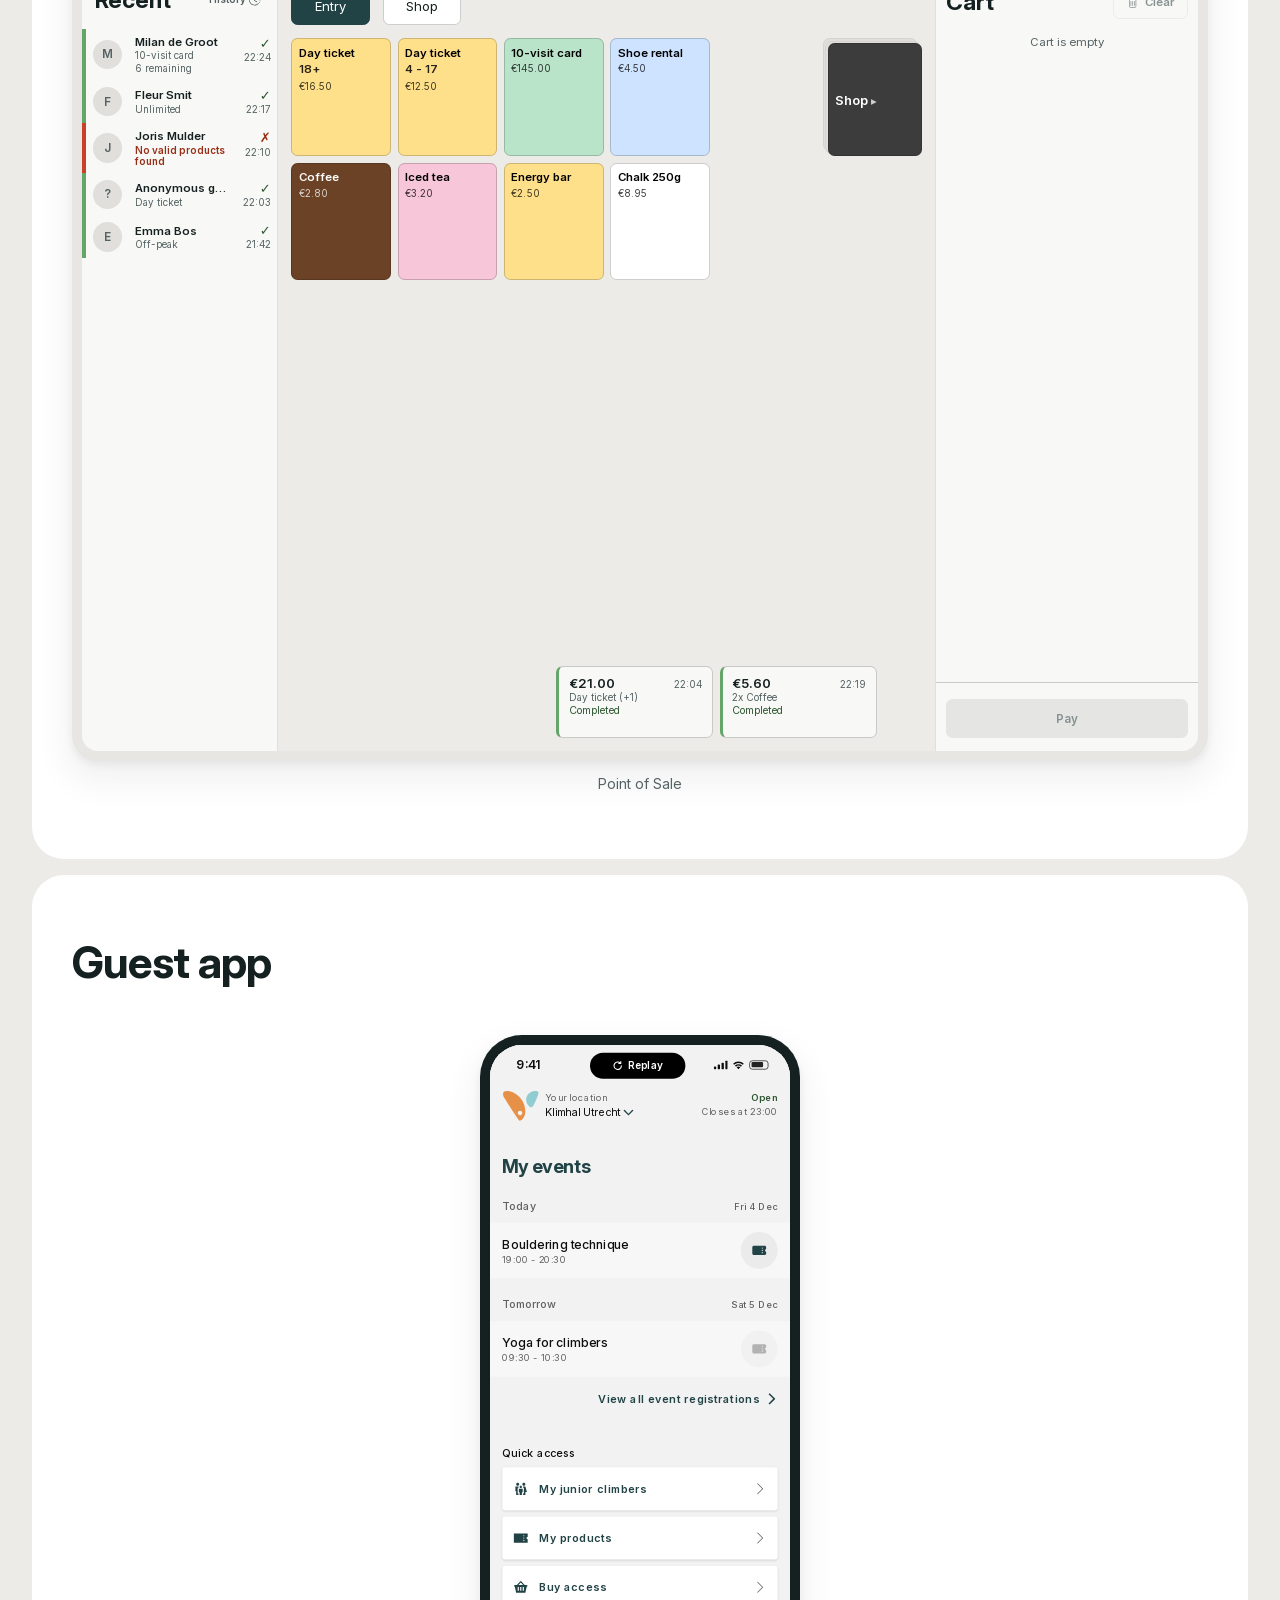
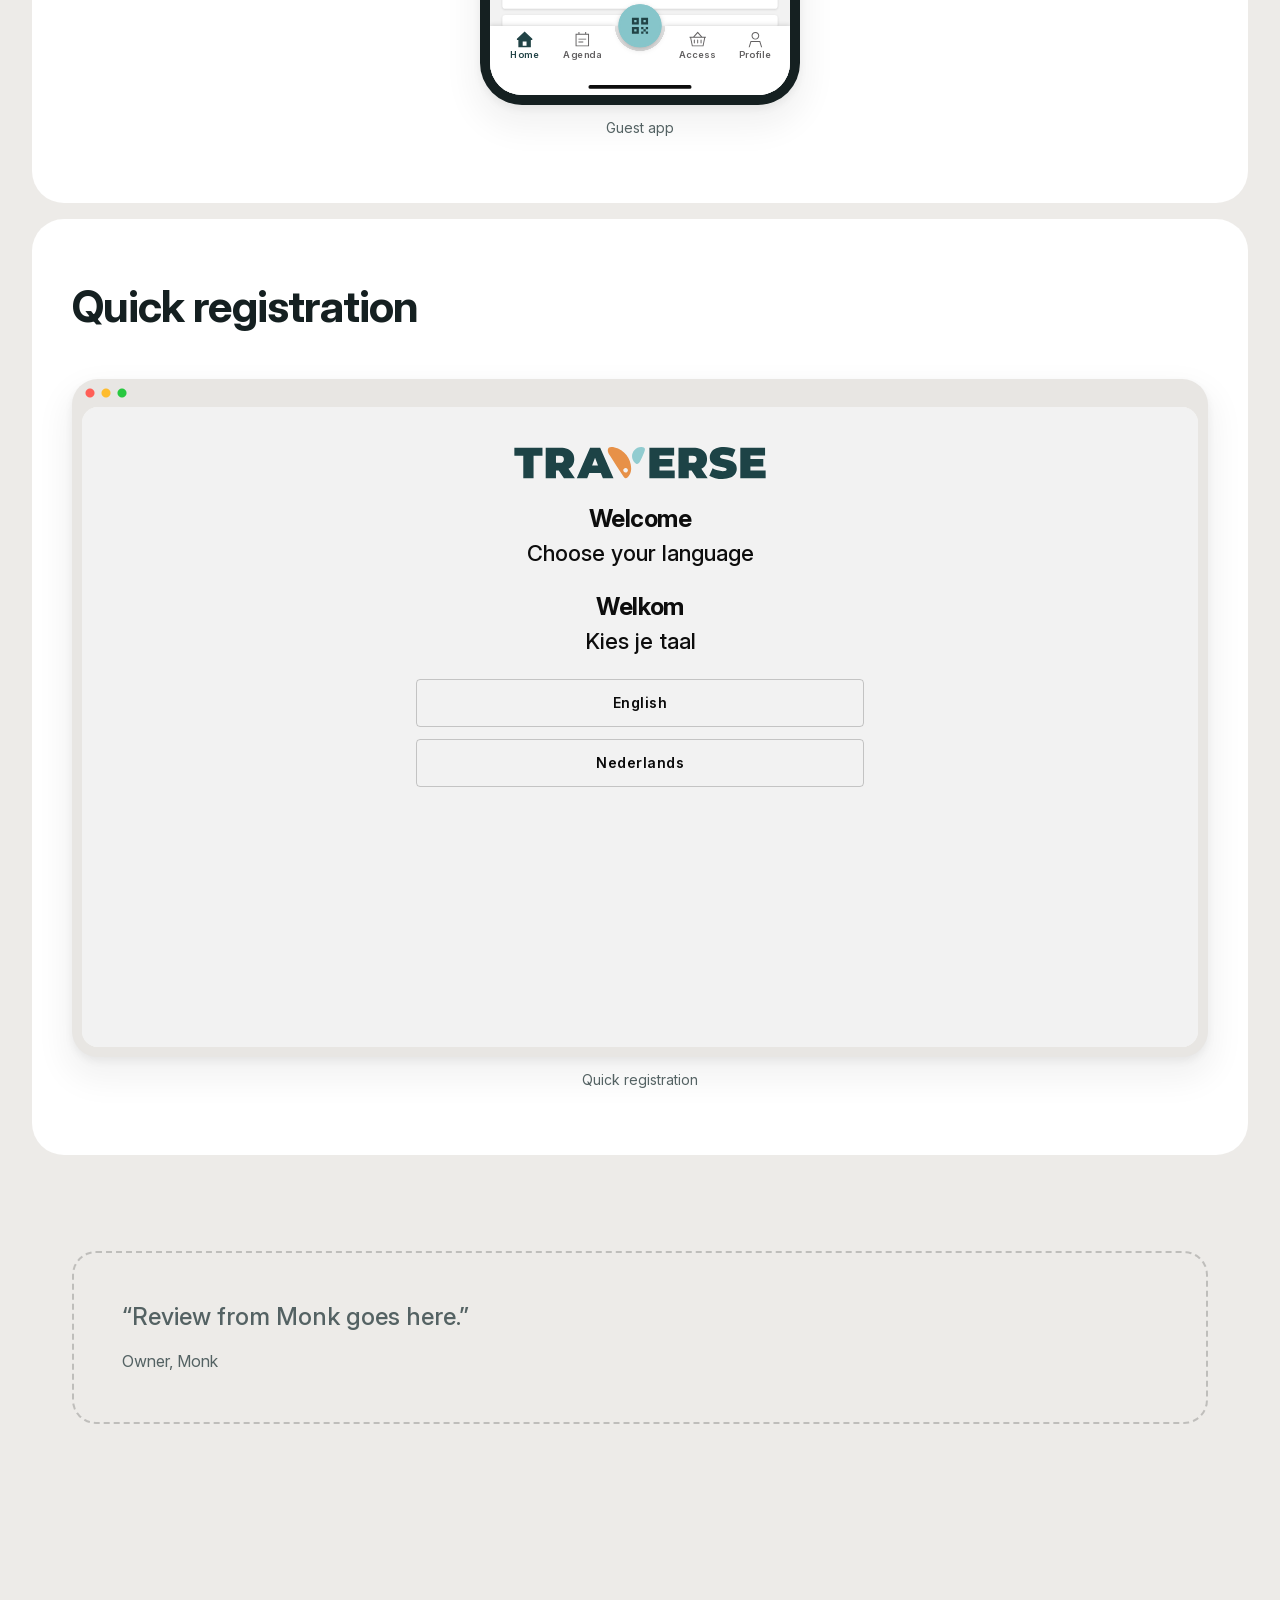
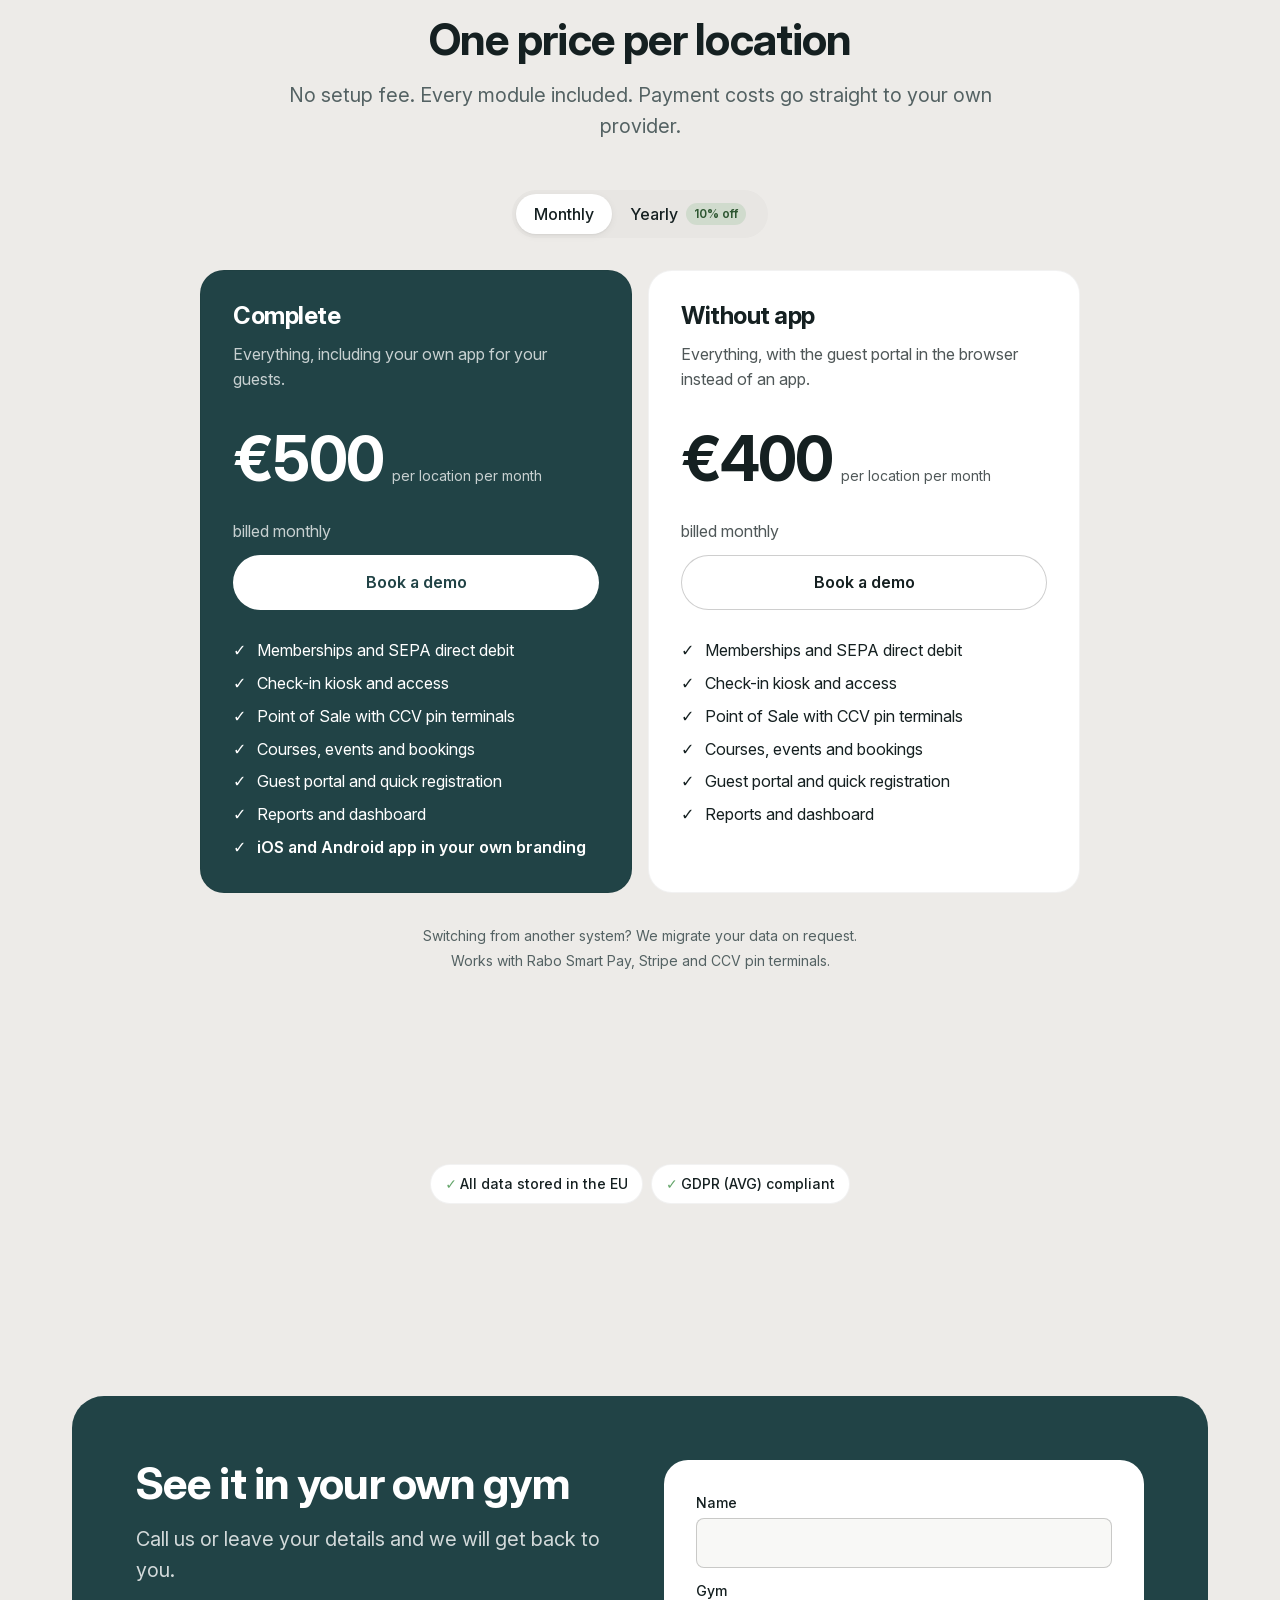
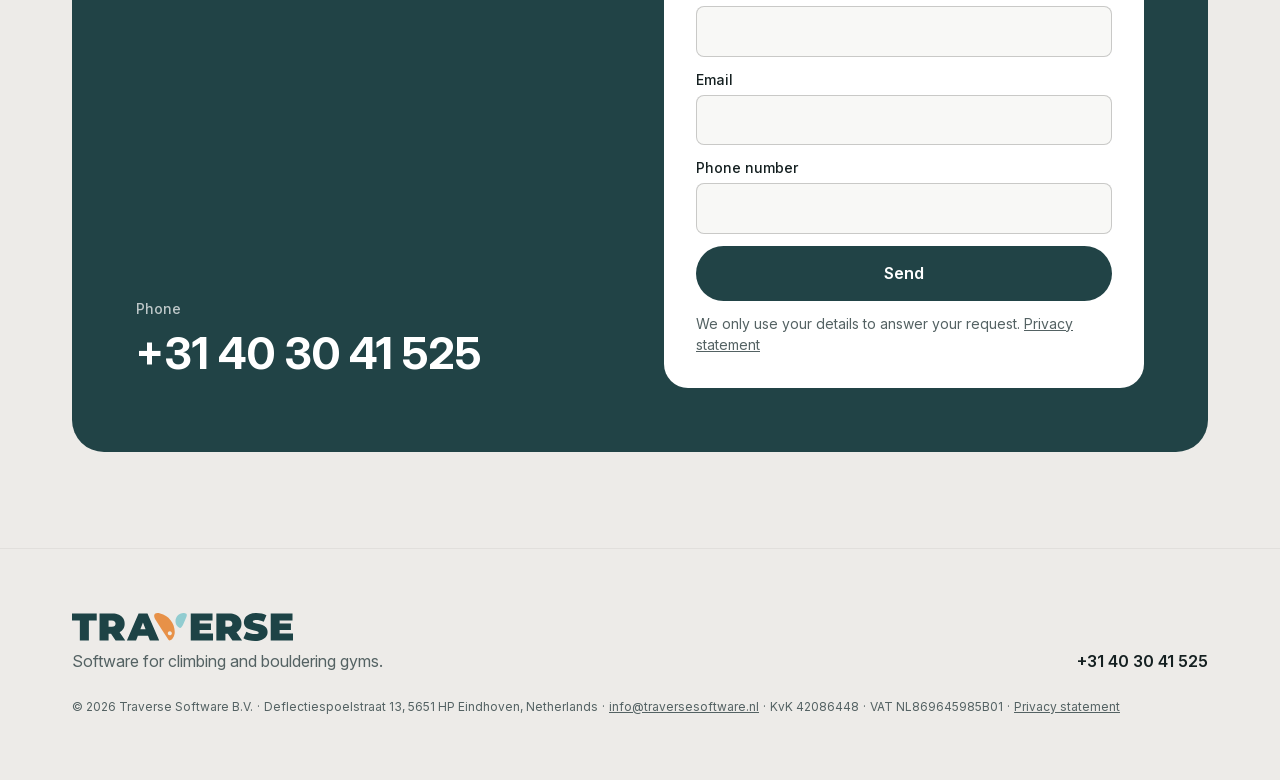
<file: new/v1/index.html>
<!DOCTYPE html>
<html lang="en">
<head>
  <meta charset="UTF-8">
  <meta name="viewport" content="width=device-width, initial-scale=1.0">
  <!-- Drafts: keep them out of search results until one is chosen. -->
  <meta name="robots" content="noindex, nofollow">
  <title>Traverse · v1</title>
  <link rel="icon" type="image/svg+xml" href="/favicon.svg">
  <link rel="icon" type="image/png" sizes="96x96" href="/favicon-96.png">
  <link rel="apple-touch-icon" href="/apple-touch-icon.png">
  <script type="module" crossorigin src="/assets/v1-D8zEz_hR.js"></script>
  <link rel="modulepreload" crossorigin href="/assets/modulepreload-polyfill-B5Qt9EMX.js">
  <link rel="modulepreload" crossorigin href="/assets/lib-CA5CA07T.js">
  <link rel="modulepreload" crossorigin href="/assets/DemoSlot-BQx7EsRj.js">
  <link rel="modulepreload" crossorigin href="/assets/copy-BjkT_Rzf.js">
  <link rel="modulepreload" crossorigin href="/assets/catalog-nchqh55C.js">
  <link rel="modulepreload" crossorigin href="/assets/VersionBadge-CWDZdx4m.js">
  <link rel="stylesheet" crossorigin href="/assets/lib-CvUoDLQK.css">
  <link rel="stylesheet" crossorigin href="/assets/VersionBadge-BOrAozH6.css">
  <link rel="stylesheet" crossorigin href="/assets/v1-CErL1ZyQ.css">
</head>
<body>
  <div id="root"></div>
</body>
</html>
</file>
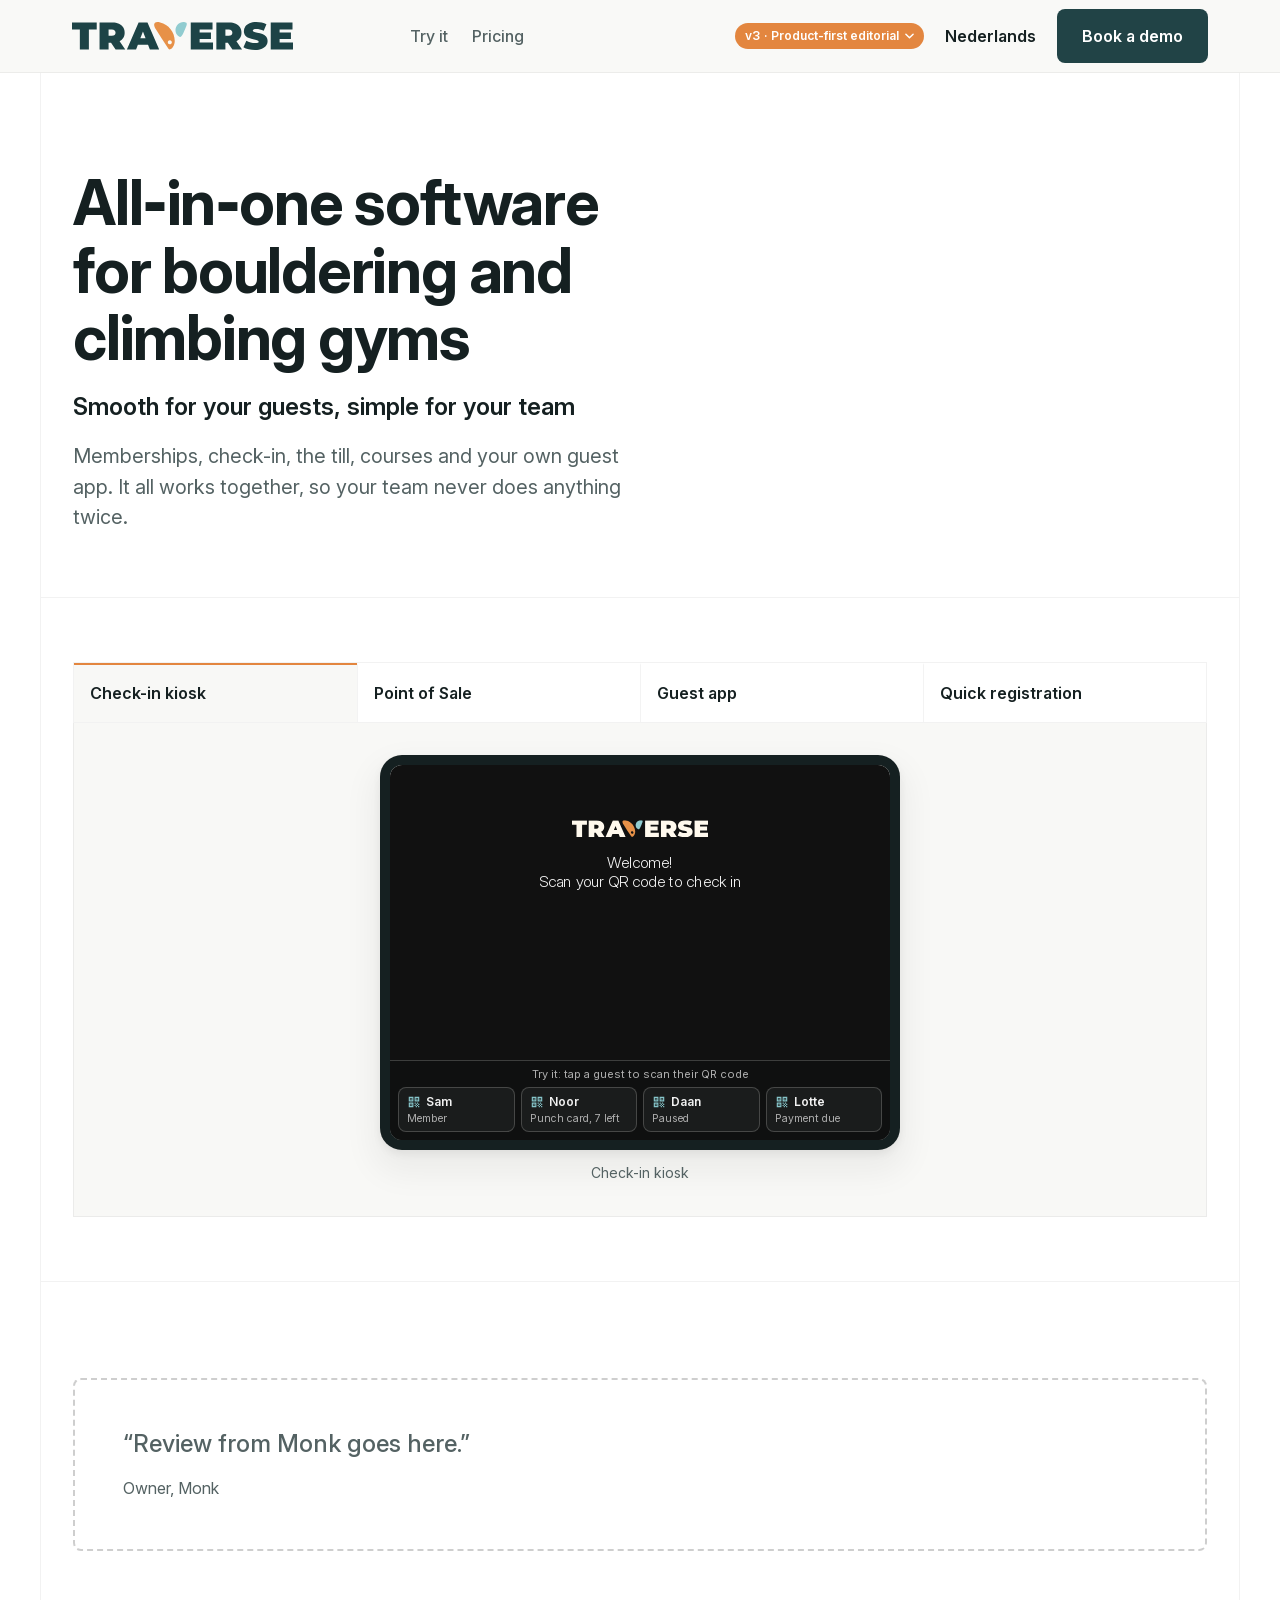
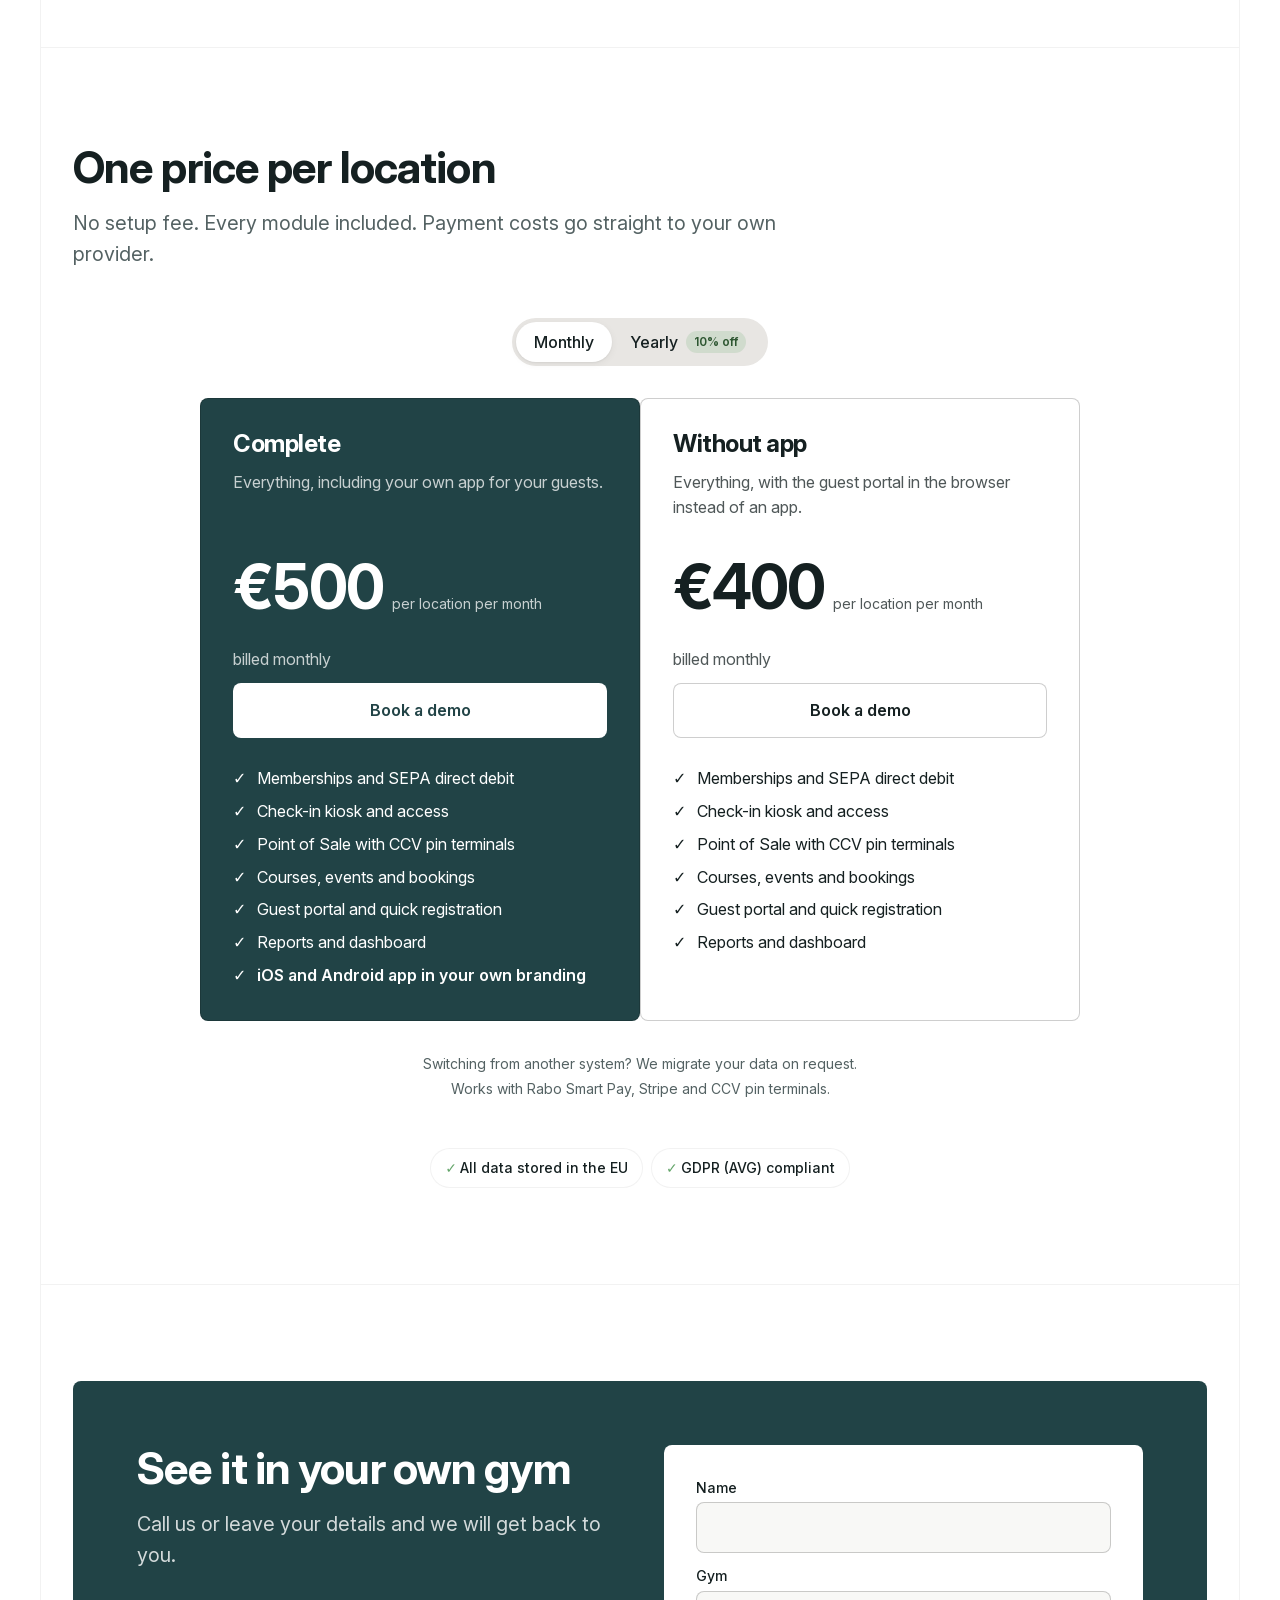
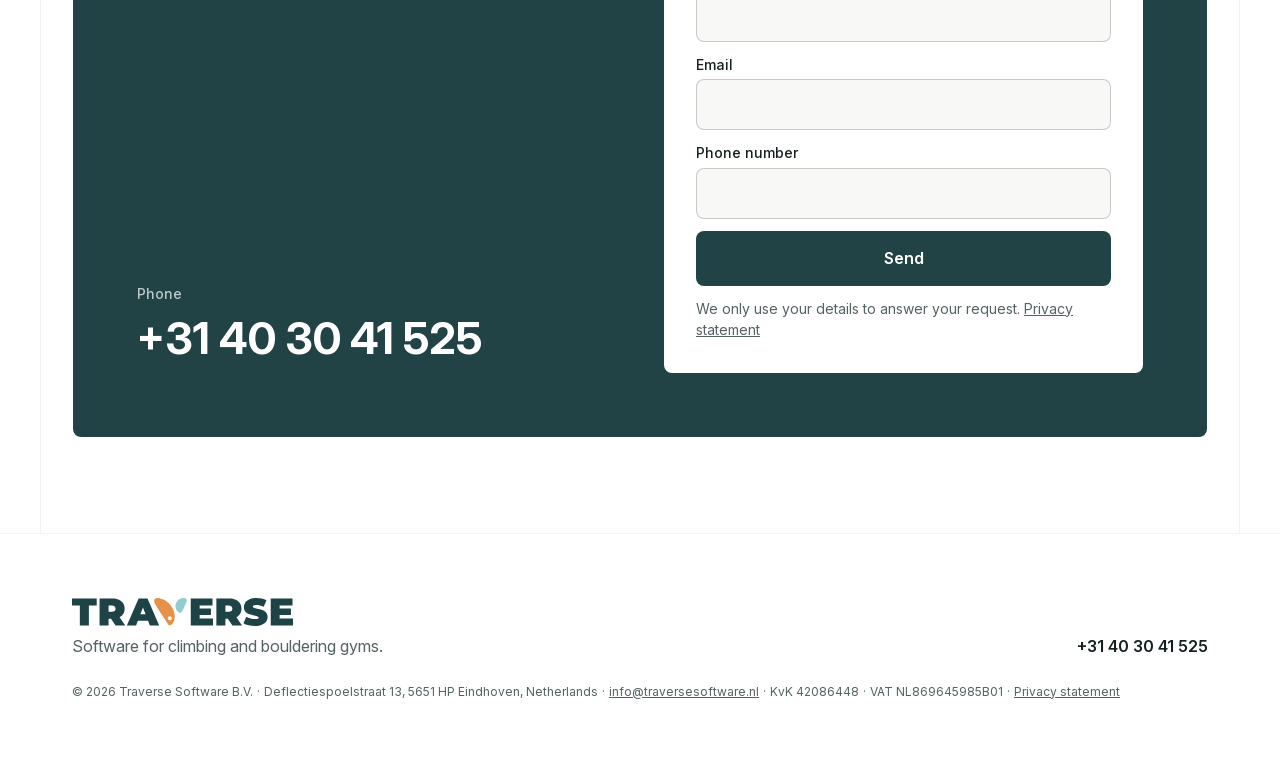
<file: new/v3/index.html>
<!DOCTYPE html>
<html lang="en">
<head>
  <meta charset="UTF-8">
  <meta name="viewport" content="width=device-width, initial-scale=1.0">
  <!-- Drafts: keep them out of search results until one is chosen. -->
  <meta name="robots" content="noindex, nofollow">
  <title>Traverse · v3</title>
  <link rel="icon" type="image/svg+xml" href="/favicon.svg">
  <link rel="icon" type="image/png" sizes="96x96" href="/favicon-96.png">
  <link rel="apple-touch-icon" href="/apple-touch-icon.png">
  <script type="module" crossorigin src="/assets/v3-CZAF9p7e.js"></script>
  <link rel="modulepreload" crossorigin href="/assets/modulepreload-polyfill-B5Qt9EMX.js">
  <link rel="modulepreload" crossorigin href="/assets/lib-CA5CA07T.js">
  <link rel="modulepreload" crossorigin href="/assets/DemoSlot-BQx7EsRj.js">
  <link rel="modulepreload" crossorigin href="/assets/copy-BjkT_Rzf.js">
  <link rel="modulepreload" crossorigin href="/assets/catalog-nchqh55C.js">
  <link rel="modulepreload" crossorigin href="/assets/VersionBadge-CWDZdx4m.js">
  <link rel="stylesheet" crossorigin href="/assets/lib-CvUoDLQK.css">
  <link rel="stylesheet" crossorigin href="/assets/VersionBadge-BOrAozH6.css">
  <link rel="stylesheet" crossorigin href="/assets/v3-CzZr752e.css">
</head>
<body>
  <div id="root"></div>
</body>
</html>
</file>
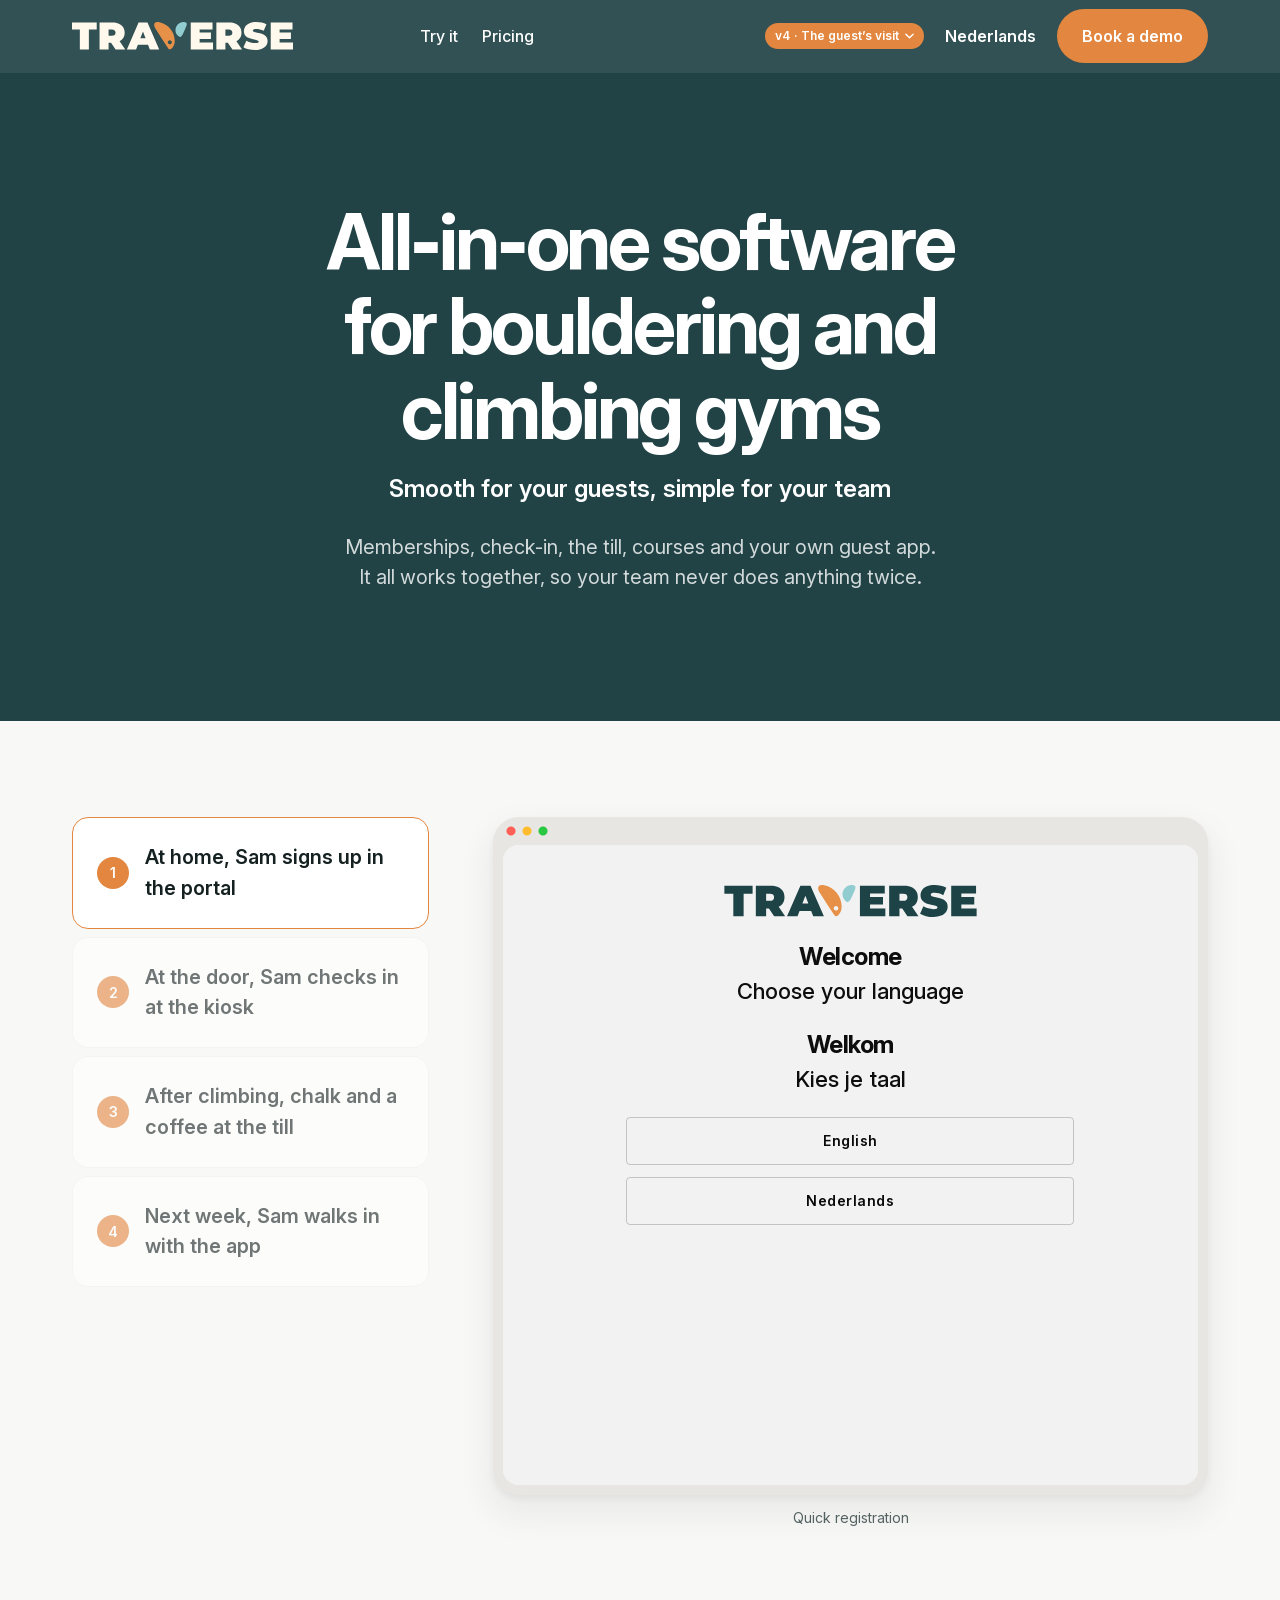
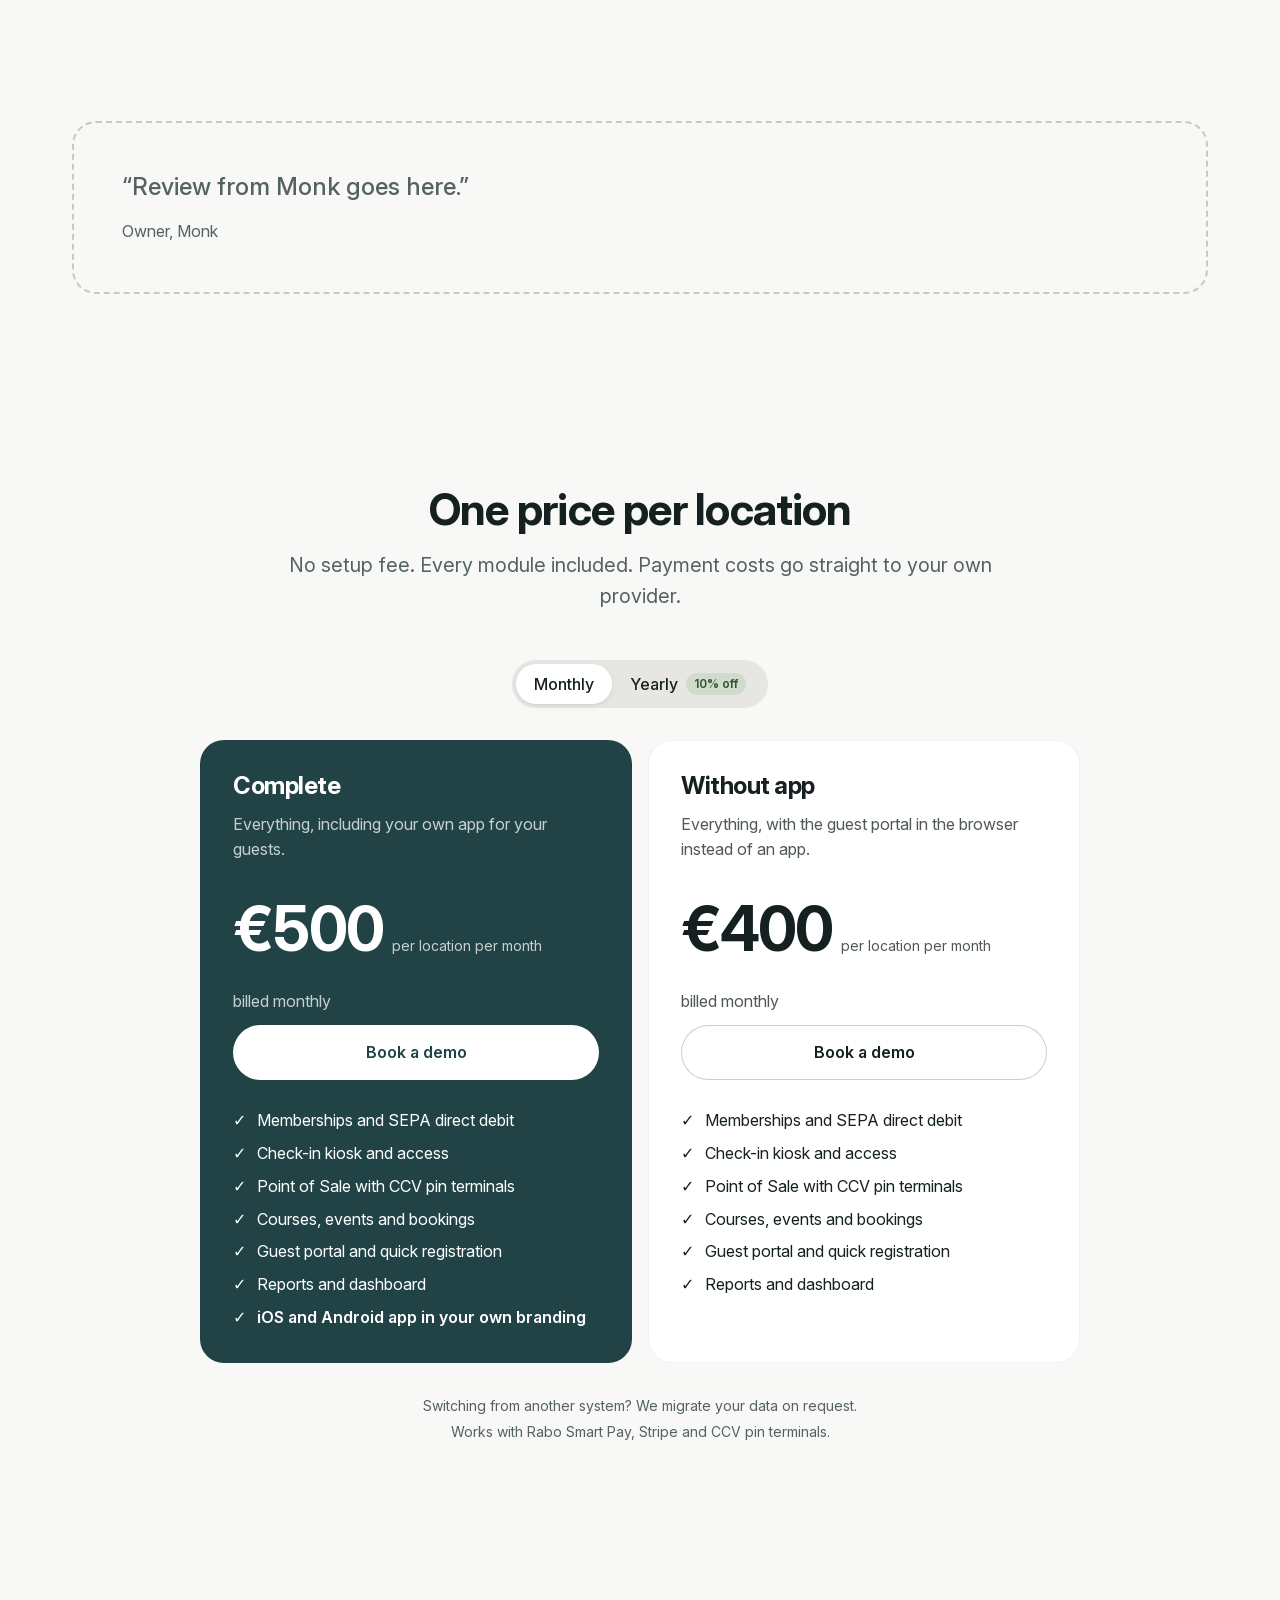
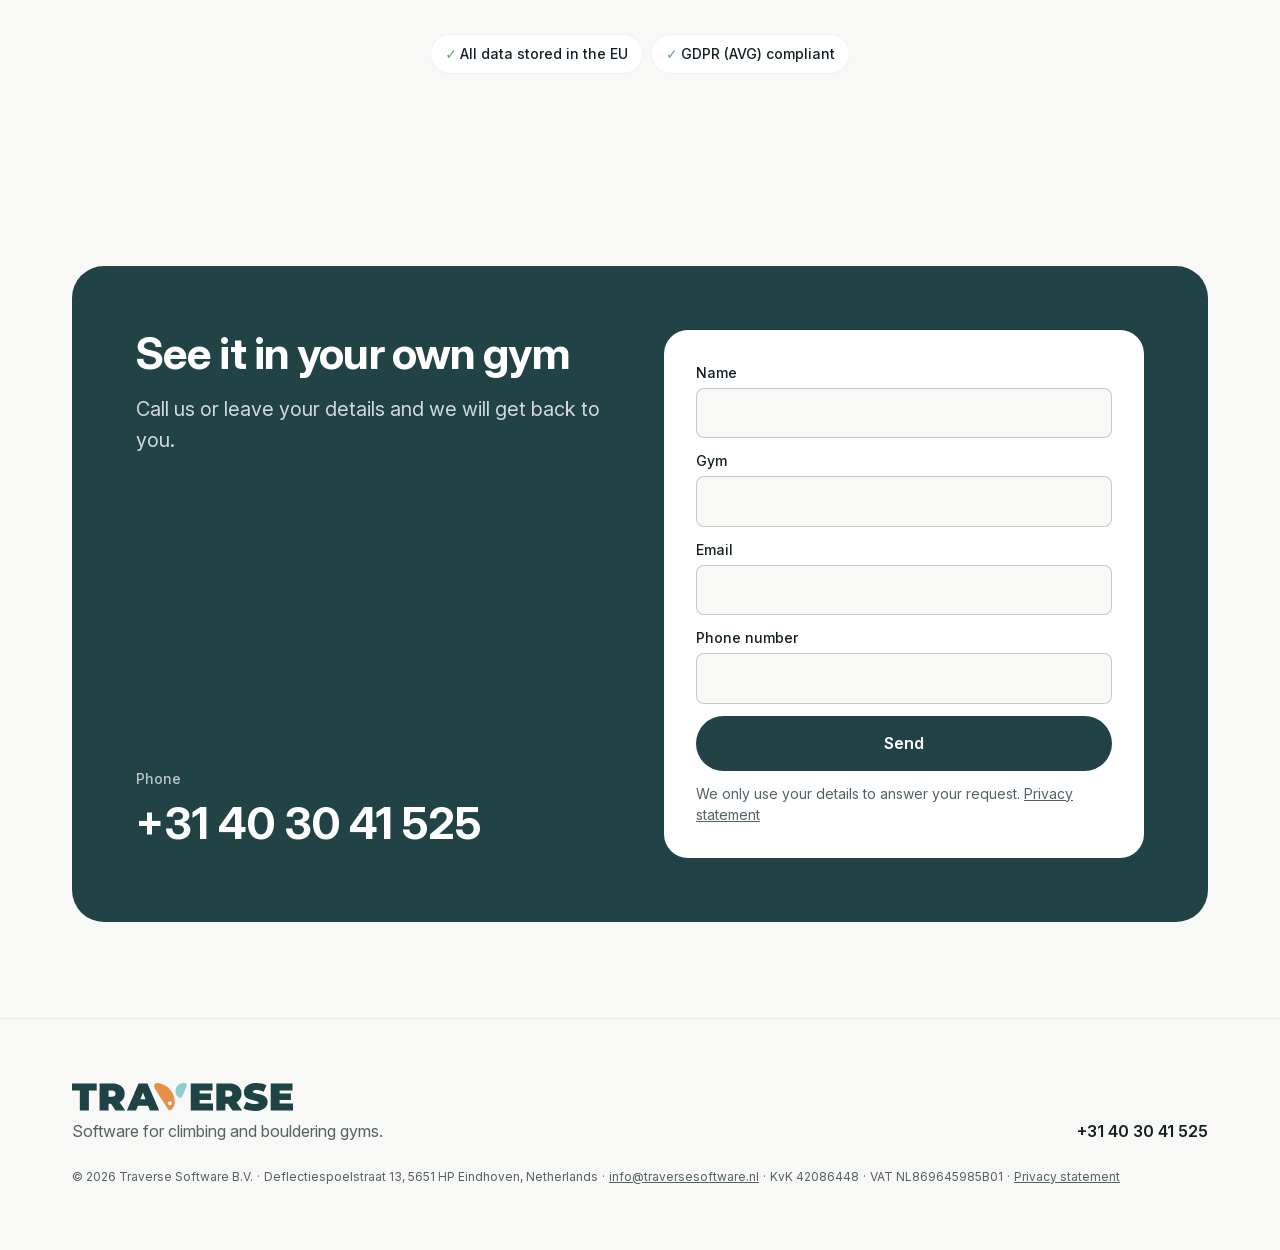
<file: new/v4/index.html>
<!DOCTYPE html>
<html lang="en">
<head>
  <meta charset="UTF-8">
  <meta name="viewport" content="width=device-width, initial-scale=1.0">
  <!-- Drafts: keep them out of search results until one is chosen. -->
  <meta name="robots" content="noindex, nofollow">
  <title>Traverse · v4</title>
  <link rel="icon" type="image/svg+xml" href="/favicon.svg">
  <link rel="icon" type="image/png" sizes="96x96" href="/favicon-96.png">
  <link rel="apple-touch-icon" href="/apple-touch-icon.png">
  <script type="module" crossorigin src="/assets/v4-D7PVFFXL.js"></script>
  <link rel="modulepreload" crossorigin href="/assets/modulepreload-polyfill-B5Qt9EMX.js">
  <link rel="modulepreload" crossorigin href="/assets/lib-CA5CA07T.js">
  <link rel="modulepreload" crossorigin href="/assets/DemoSlot-BQx7EsRj.js">
  <link rel="modulepreload" crossorigin href="/assets/copy-BjkT_Rzf.js">
  <link rel="modulepreload" crossorigin href="/assets/catalog-nchqh55C.js">
  <link rel="modulepreload" crossorigin href="/assets/VersionBadge-CWDZdx4m.js">
  <link rel="stylesheet" crossorigin href="/assets/lib-CvUoDLQK.css">
  <link rel="stylesheet" crossorigin href="/assets/VersionBadge-BOrAozH6.css">
  <link rel="stylesheet" crossorigin href="/assets/v4-DGwnyoHl.css">
</head>
<body>
  <div id="root"></div>
</body>
</html>
</file>
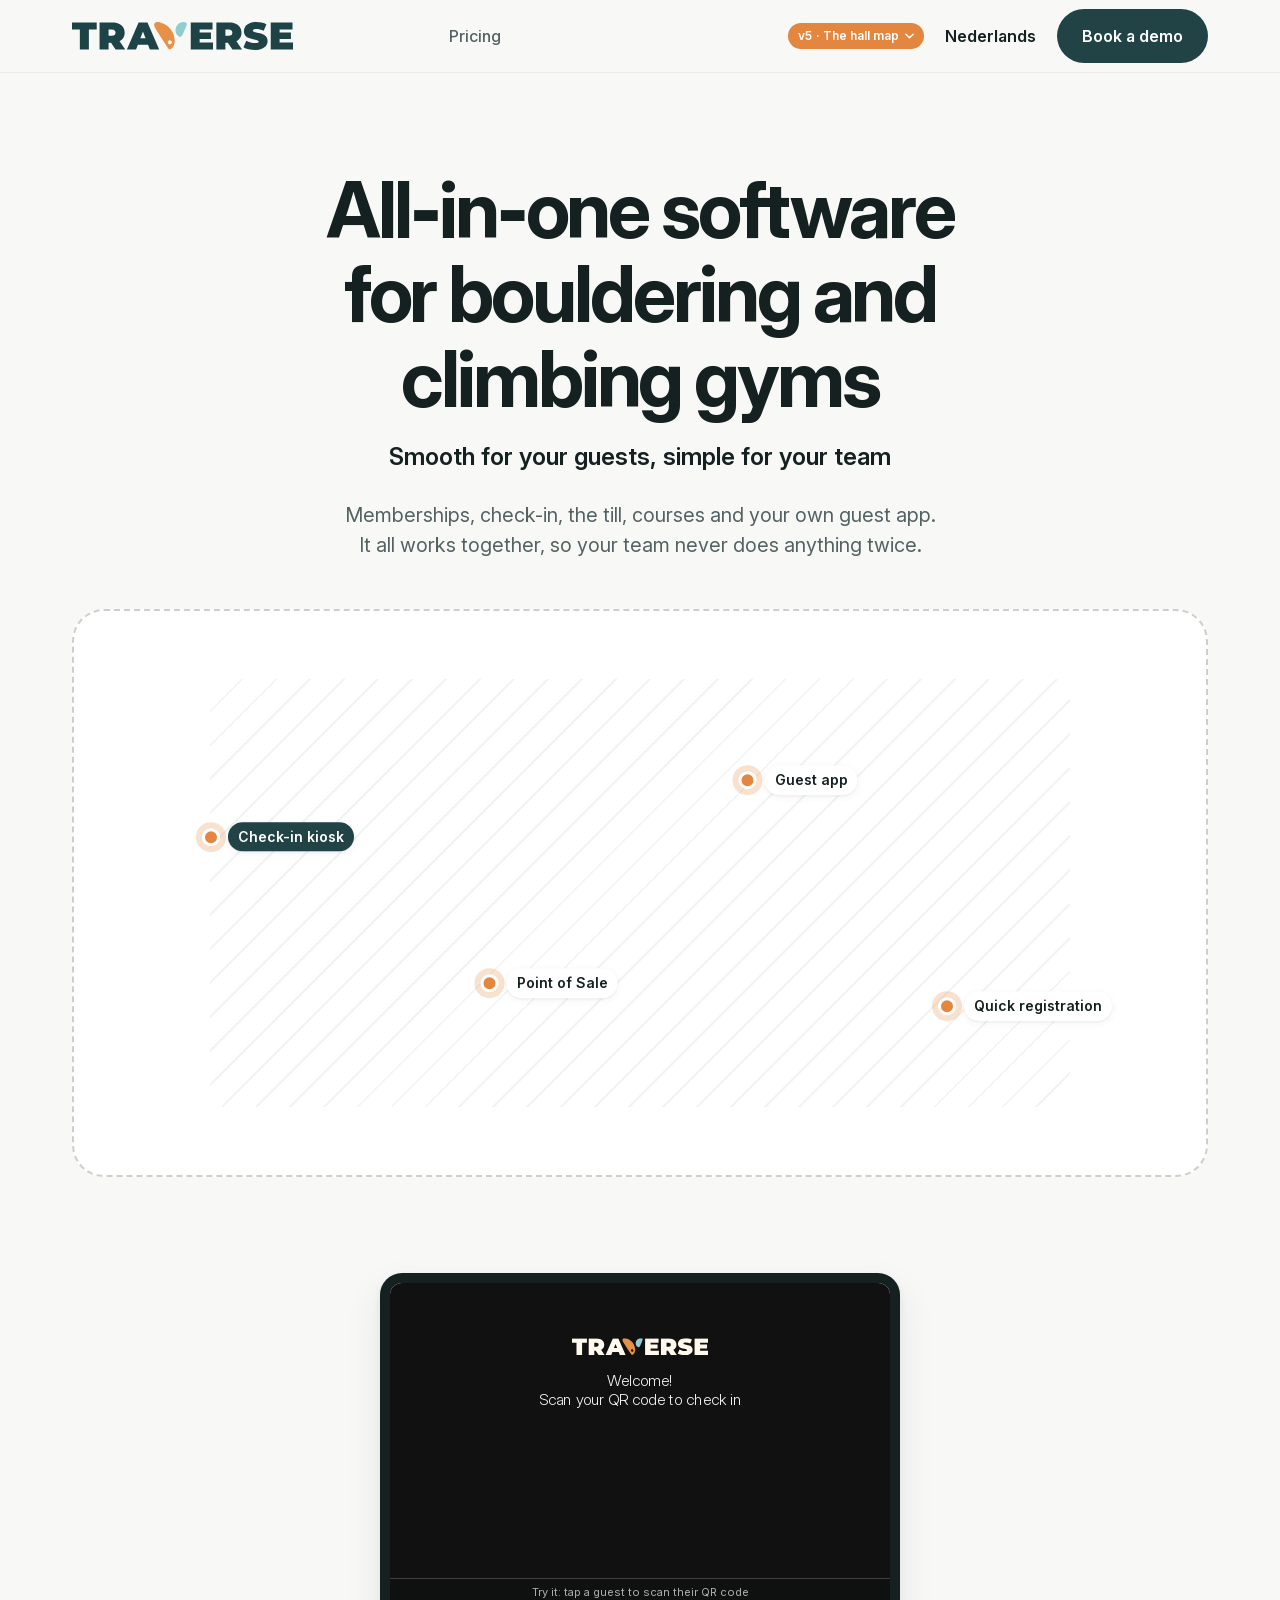
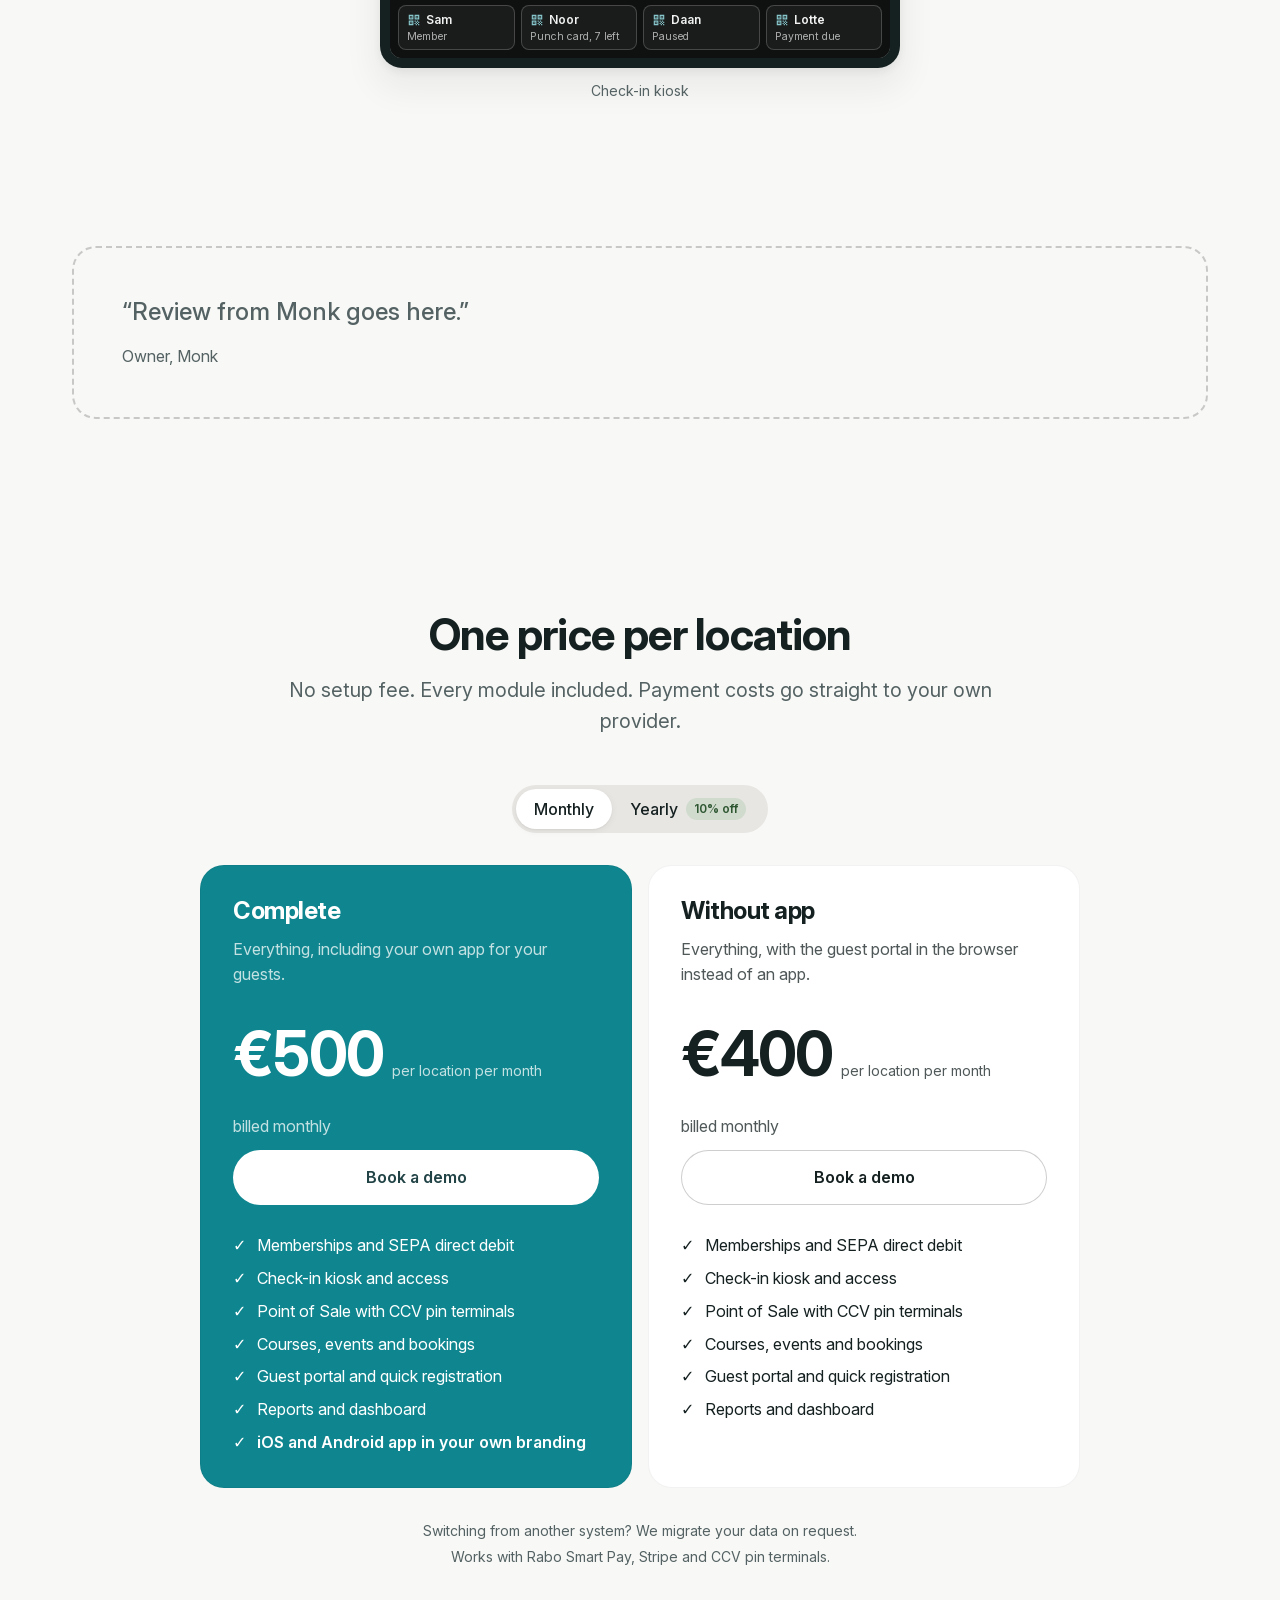
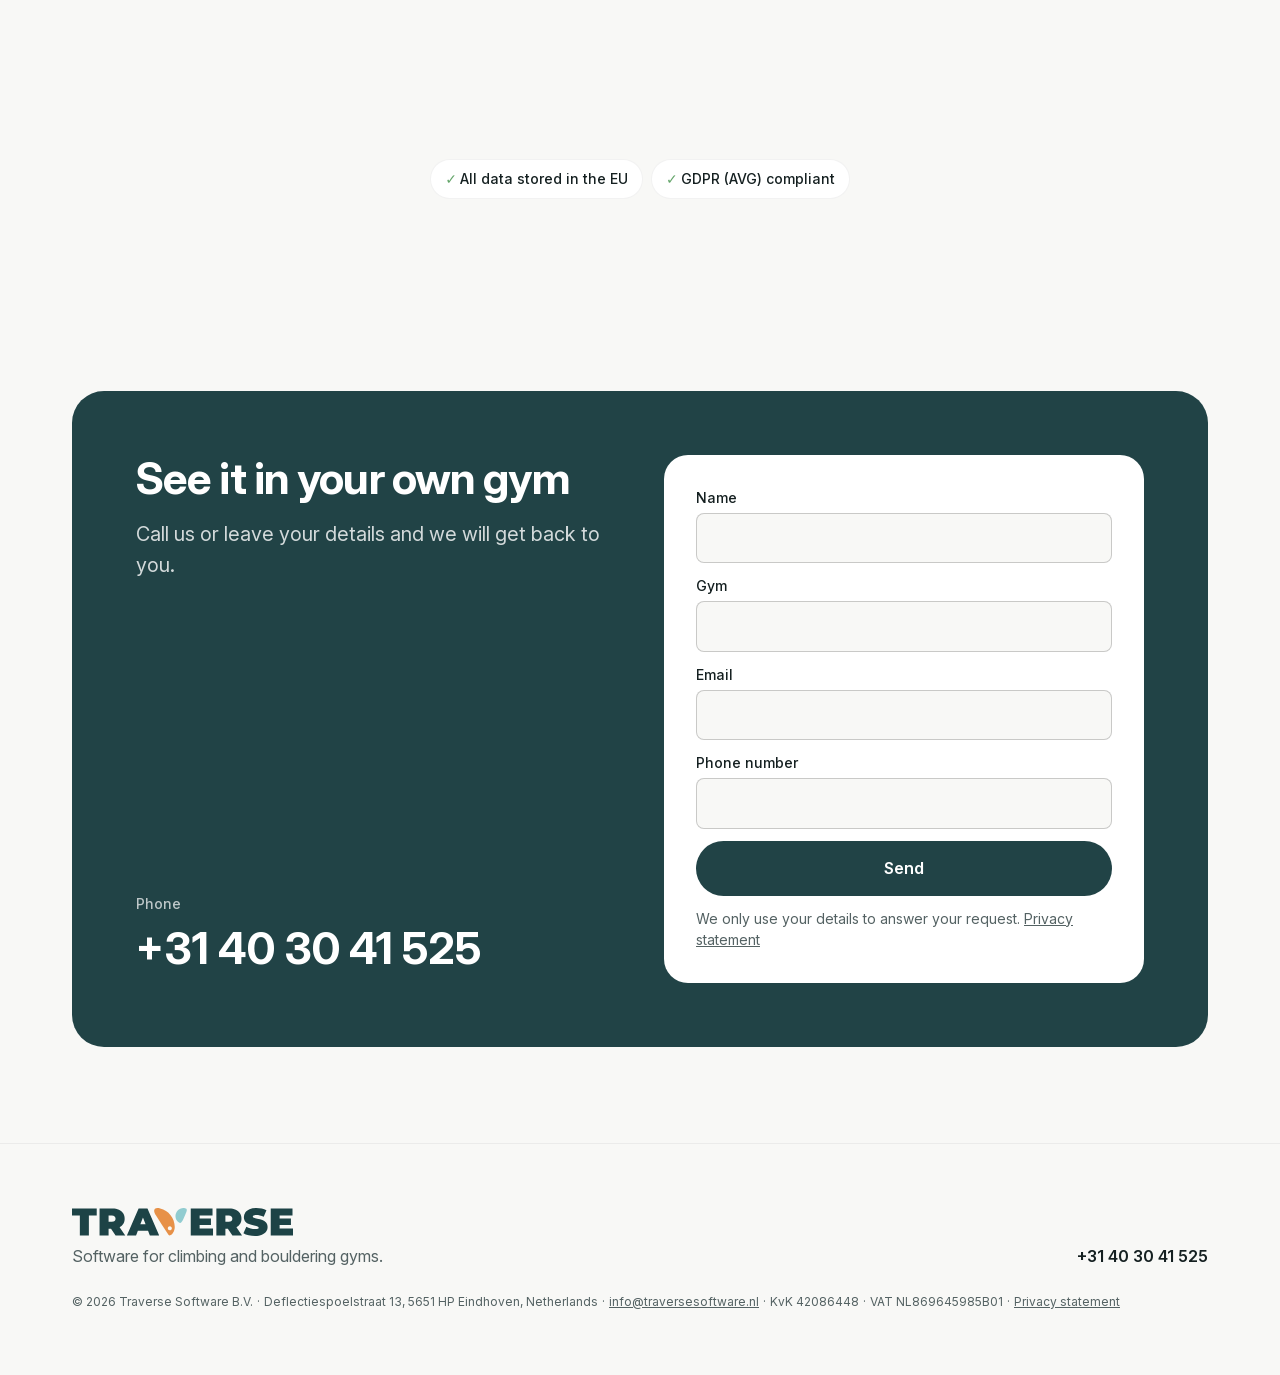
<file: new/v5/index.html>
<!DOCTYPE html>
<html lang="en">
<head>
  <meta charset="UTF-8">
  <meta name="viewport" content="width=device-width, initial-scale=1.0">
  <!-- Drafts: keep them out of search results until one is chosen. -->
  <meta name="robots" content="noindex, nofollow">
  <title>Traverse · v5</title>
  <link rel="icon" type="image/svg+xml" href="/favicon.svg">
  <link rel="icon" type="image/png" sizes="96x96" href="/favicon-96.png">
  <link rel="apple-touch-icon" href="/apple-touch-icon.png">
  <script type="module" crossorigin src="/assets/v5-uzwPcN0D.js"></script>
  <link rel="modulepreload" crossorigin href="/assets/modulepreload-polyfill-B5Qt9EMX.js">
  <link rel="modulepreload" crossorigin href="/assets/lib-CA5CA07T.js">
  <link rel="modulepreload" crossorigin href="/assets/DemoSlot-BQx7EsRj.js">
  <link rel="modulepreload" crossorigin href="/assets/copy-BjkT_Rzf.js">
  <link rel="modulepreload" crossorigin href="/assets/catalog-nchqh55C.js">
  <link rel="modulepreload" crossorigin href="/assets/VersionBadge-CWDZdx4m.js">
  <link rel="stylesheet" crossorigin href="/assets/lib-CvUoDLQK.css">
  <link rel="stylesheet" crossorigin href="/assets/VersionBadge-BOrAozH6.css">
  <link rel="stylesheet" crossorigin href="/assets/v5-Bd3HXyzu.css">
</head>
<body>
  <div id="root"></div>
</body>
</html>
</file>
<file: assets/lib-CvUoDLQK.css>
@font-face{font-family:Inter;font-style:italic;font-weight:100 900;font-display:swap;src:url(/assets/inter-italic-100-900-cyrillic-ext-BYoJyjsM.woff2) format("woff2");unicode-range:U+0460-052F,U+1C80-1C8A,U+20B4,U+2DE0-2DFF,U+A640-A69F,U+FE2E-FE2F}@font-face{font-family:Inter;font-style:italic;font-weight:100 900;font-display:swap;src:url(/assets/inter-italic-100-900-cyrillic-CVOA9ym3.woff2) format("woff2");unicode-range:U+0301,U+0400-045F,U+0490-0491,U+04B0-04B1,U+2116}@font-face{font-family:Inter;font-style:italic;font-weight:100 900;font-display:swap;src:url(/assets/inter-italic-100-900-greek-ext-B_jCcZ6o.woff2) format("woff2");unicode-range:U+1F00-1FFF}@font-face{font-family:Inter;font-style:italic;font-weight:100 900;font-display:swap;src:url(/assets/inter-italic-100-900-greek-A1rHpd_D.woff2) format("woff2");unicode-range:U+0370-0377,U+037A-037F,U+0384-038A,U+038C,U+038E-03A1,U+03A3-03FF}@font-face{font-family:Inter;font-style:italic;font-weight:100 900;font-display:swap;src:url(/assets/inter-italic-100-900-vietnamese-CFYAVqej.woff2) format("woff2");unicode-range:U+0102-0103,U+0110-0111,U+0128-0129,U+0168-0169,U+01A0-01A1,U+01AF-01B0,U+0300-0301,U+0303-0304,U+0308-0309,U+0323,U+0329,U+1EA0-1EF9,U+20AB}@font-face{font-family:Inter;font-style:italic;font-weight:100 900;font-display:swap;src:url(/assets/inter-italic-100-900-latin-ext-DVCrKThp.woff2) format("woff2");unicode-range:U+0100-02BA,U+02BD-02C5,U+02C7-02CC,U+02CE-02D7,U+02DD-02FF,U+0304,U+0308,U+0329,U+1D00-1DBF,U+1E00-1E9F,U+1EF2-1EFF,U+2020,U+20A0-20AB,U+20AD-20C0,U+2113,U+2C60-2C7F,U+A720-A7FF}@font-face{font-family:Inter;font-style:italic;font-weight:100 900;font-display:swap;src:url(/assets/inter-italic-100-900-latin-CpDjs_zY.woff2) format("woff2");unicode-range:U+0000-00FF,U+0131,U+0152-0153,U+02BB-02BC,U+02C6,U+02DA,U+02DC,U+0304,U+0308,U+0329,U+2000-206F,U+20AC,U+2122,U+2191,U+2193,U+2212,U+2215,U+FEFF,U+FFFD}@font-face{font-family:Inter;font-style:normal;font-weight:100 900;font-display:swap;src:url(/assets/inter-normal-100-900-cyrillic-ext-BLWtiy7B.woff2) format("woff2");unicode-range:U+0460-052F,U+1C80-1C8A,U+20B4,U+2DE0-2DFF,U+A640-A69F,U+FE2E-FE2F}@font-face{font-family:Inter;font-style:normal;font-weight:100 900;font-display:swap;src:url(/assets/inter-normal-100-900-cyrillic-B8cfLZjk.woff2) format("woff2");unicode-range:U+0301,U+0400-045F,U+0490-0491,U+04B0-04B1,U+2116}@font-face{font-family:Inter;font-style:normal;font-weight:100 900;font-display:swap;src:url(/assets/inter-normal-100-900-greek-ext-BKTlanAW.woff2) format("woff2");unicode-range:U+1F00-1FFF}@font-face{font-family:Inter;font-style:normal;font-weight:100 900;font-display:swap;src:url(/assets/inter-normal-100-900-greek-iYI_izmT.woff2) format("woff2");unicode-range:U+0370-0377,U+037A-037F,U+0384-038A,U+038C,U+038E-03A1,U+03A3-03FF}@font-face{font-family:Inter;font-style:normal;font-weight:100 900;font-display:swap;src:url(/assets/inter-normal-100-900-vietnamese-mkXyzLes.woff2) format("woff2");unicode-range:U+0102-0103,U+0110-0111,U+0128-0129,U+0168-0169,U+01A0-01A1,U+01AF-01B0,U+0300-0301,U+0303-0304,U+0308-0309,U+0323,U+0329,U+1EA0-1EF9,U+20AB}@font-face{font-family:Inter;font-style:normal;font-weight:100 900;font-display:swap;src:url(/assets/inter-normal-100-900-latin-ext-jukQPMAF.woff2) format("woff2");unicode-range:U+0100-02BA,U+02BD-02C5,U+02C7-02CC,U+02CE-02D7,U+02DD-02FF,U+0304,U+0308,U+0329,U+1D00-1DBF,U+1E00-1E9F,U+1EF2-1EFF,U+2020,U+20A0-20AB,U+20AD-20C0,U+2113,U+2C60-2C7F,U+A720-A7FF}@font-face{font-family:Inter;font-style:normal;font-weight:100 900;font-display:swap;src:url(/assets/inter-normal-100-900-latin-j6BbcsN8.woff2) format("woff2");unicode-range:U+0000-00FF,U+0131,U+0152-0153,U+02BB-02BC,U+02C6,U+02DA,U+02DC,U+0304,U+0308,U+0329,U+2000-206F,U+20AC,U+2122,U+2191,U+2193,U+2212,U+2215,U+FEFF,U+FFFD}:root{--bg-darker: #e1dfdb;--bg-dark: #e8e6e3;--bg: #edebe8;--bg-light: #f8f8f6;--bg-lighter: #ffffff;--text: #152021;--text-muted: #546263;--text-on-primary: #ffffff;--text-on-secondary: #fff8ea;--text-on-highlight: #214346;--text-success: #2d5631;--text-danger: #982e15;--primary: #214346;--secondary: #e3863f;--highlight: rgb(134 197 202 / .6);--avatar-bg: #86c5ca;--avatar-fg: #214346;--danger: #ca4028;--success: #64a56a;--warning: oklch(81.47% .16722 100.648);--info: oklch(50.146% .16371 260.616);--border: rgb(11 14 14 / .2);--border-muted: rgb(11 14 14 / .05);--accent-1: #7abeac;--accent-2: #716fda;--accent-3: #b4d15c;--accent-4: #cc74a4;--accent-5: #b0c3c5;--accent-6: #e4b849;--accent-7: #0f868f;--accent-8: #ae4763;--accent-9: #e3863f;--accent-10: #214346;--shadow-2: 0 2px 6px 2px rgb(13 13 13 / .03), 0 1px 2px 0 rgb(13 13 13 / .06);--shadow-4: 0 6px 10px 4px rgb(13 13 13 / .03), 0 2px 3px 0 rgb(13 13 13 / .06);--shadow-8: 0 16px 32px 8px rgb(13 13 13 / .05), 0 4px 8px 0 rgb(13 13 13 / .06);--space-4: 4px;--space-8: 8px;--space-12: 12px;--space-16: 16px;--space-24: 24px;--space-32: 32px;--space-48: 48px;--space-64: 64px;--space-96: 96px;--space-128: 128px;--radius-4: 4px;--radius-8: 8px;--radius-16: 16px;--radius-24: 24px;--radius-32: 32px;--radius-full: 9999px;--font-sans: "Inter", system-ui, -apple-system, "Segoe UI", sans-serif;--text-display: clamp(2.5rem, 1.6rem + 4vw, 5rem);--text-h1: clamp(2.25rem, 1.6rem + 2.8vw, 4rem);--text-h2: clamp(1.75rem, 1.3rem + 1.8vw, 2.75rem);--text-h3: clamp(1.25rem, 1.1rem + .6vw, 1.5rem);--text-lead: clamp(1.0625rem, 1rem + .3vw, 1.25rem);--text-body: 1rem;--text-small: .875rem;--text-caption: .75rem;--content-width: 1200px;--gutter: clamp(16px, 4vw, 32px)}*,*:before,*:after{box-sizing:border-box}html{-webkit-text-size-adjust:100%;text-size-adjust:100%;scroll-padding-top:88px}@media(max-width:760px){html{scroll-padding-top:72px}}@media(prefers-reduced-motion:no-preference){html{scroll-behavior:smooth}}body{margin:0;font-family:var(--font-sans);font-size:var(--text-body);line-height:1.55;color:var(--text);background:var(--bg-light);-webkit-font-smoothing:antialiased}h1,h2,h3,h4,p{margin:0}h1,h2,h3{line-height:1.1;letter-spacing:-.02em;font-weight:700}a{color:inherit}img,svg{display:block;max-width:100%}button,input,select,textarea{font:inherit;color:inherit}:focus-visible{outline:2px solid var(--secondary);outline-offset:2px}.container{width:100%;max-width:var(--content-width);margin-inline:auto;padding-inline:var(--gutter)}.visually-hidden{position:absolute;width:1px;height:1px;overflow:hidden;clip:rect(0 0 0 0);white-space:nowrap}@media(prefers-reduced-motion:reduce){*,*:before,*:after{animation-duration:.01ms!important;transition-duration:.01ms!important}}.tv-btn{--btn-bg: var(--primary);--btn-fg: var(--text-on-primary);--btn-border: transparent;--btn-radius: var(--radius-full);--btn-padding: 14px 24px;display:inline-flex;align-items:center;justify-content:center;gap:var(--space-8);padding:var(--btn-padding);border:1px solid var(--btn-border);border-radius:var(--btn-radius);background:var(--btn-bg);color:var(--btn-fg);font-weight:600;text-decoration:none;white-space:nowrap;cursor:pointer;transition:transform .12s ease,filter .12s ease}.tv-btn:hover{filter:brightness(1.08)}.tv-btn:active{transform:translateY(1px)}.tv-btn--secondary{--btn-bg: var(--bg-lighter);--btn-fg: var(--text);--btn-border: var(--border)}.tv-btn--ghost{--btn-bg: transparent;--btn-fg: var(--text);--btn-padding: 10px 12px}.tv-contact{--contact-bg: var(--primary);--contact-fg: var(--text-on-primary);--contact-form-bg: var(--bg-lighter);--contact-radius: var(--radius-32);display:grid;grid-template-columns:repeat(auto-fit,minmax(min(100%,360px),1fr));gap:var(--space-48);padding:clamp(24px,5vw,64px);border-radius:var(--contact-radius);background:var(--contact-bg);color:var(--contact-fg)}.tv-contact__intro{display:flex;flex-direction:column;gap:var(--space-16)}.tv-contact__title{font-size:var(--text-h2)}.tv-contact__subtitle{font-size:var(--text-lead);opacity:.8}.tv-contact__phone{display:flex;flex-direction:column;margin-top:auto;font-size:var(--text-h2);font-weight:700;text-decoration:none}.tv-contact__phone-label{font-size:var(--text-small);font-weight:500;opacity:.7}.tv-contact__form{display:flex;flex-direction:column;gap:var(--space-12);padding:var(--space-32);border-radius:var(--radius-24);background:var(--contact-form-bg);color:var(--text)}.tv-contact__form label{display:flex;flex-direction:column;gap:var(--space-4);font-size:var(--text-small);font-weight:500}.tv-contact__form input{padding:12px 14px;border:1px solid var(--border);border-radius:var(--radius-8);background:var(--bg-light);font-size:var(--text-body)}.tv-contact__note{color:var(--text-muted);font-size:var(--text-small)}.tv-contact__note a{color:inherit}.tv-contact__note--error{color:var(--text-danger)}.tv-contact__done{justify-content:center;min-height:16rem;color:var(--text)}.tv-contact__done-title{font-size:var(--text-h3);font-weight:600}.tv-contact__trap{position:absolute;left:-10000px;width:1px;height:1px;overflow:hidden}.tv-demo{--demo-device-bg: var(--text);--demo-screen-bg: var(--bg-light);--demo-radius: var(--radius-16);display:flex;flex-direction:column;align-items:center;gap:var(--space-12);margin:0}.tv-demo__device{width:100%;padding:10px;border-radius:calc(var(--demo-radius) + 10px);background:var(--demo-device-bg);box-shadow:var(--shadow-8)}.tv-demo__screen{min-height:240px;overflow:hidden;border-radius:var(--demo-radius);background:var(--demo-screen-bg)}.tv-demo--browser .tv-demo__device{padding-top:28px;background:radial-gradient(circle at 18px 14px,#ff5f57 4px,transparent 5px),radial-gradient(circle at 34px 14px,#febc2e 4px,transparent 5px),radial-gradient(circle at 50px 14px,#28c840 4px,transparent 5px),var(--bg-dark)}.tv-demo--phone .tv-demo__device{max-width:320px;--demo-radius: 32px}.tv-demo--phone .tv-demo__screen,.tv-demo--kiosk .tv-demo__screen{min-height:0}.tv-demo--phone .tv-demo__screen{aspect-ratio:9 / 19.5}.tv-demo--kiosk .tv-demo__device{max-width:520px;--demo-radius: 12px}.tv-demo--kiosk .tv-demo__screen{aspect-ratio:4 / 3}.tv-demo--plain .tv-demo__device{padding:0;background:transparent;box-shadow:none}.tv-demo__caption{color:var(--text-muted);font-size:var(--text-small)}.tv-legal{display:flex;flex-wrap:wrap;column-gap:var(--space-4);row-gap:var(--space-4);color:var(--text-muted);font-size:var(--text-caption);font-style:normal}.tv-legal span:not(:last-child):after{content:"·";margin-left:var(--space-4)}@media(max-width:720px){.tv-legal{flex-direction:column}.tv-legal span:not(:last-child):after{content:none}}.tv-legal a{color:inherit}.tv-pricing{--pricing-card-bg: var(--bg-lighter);--pricing-card-border: var(--border-muted);--pricing-card-radius: var(--radius-24);--pricing-featured-bg: var(--primary);--pricing-featured-fg: var(--text-on-primary);display:flex;flex-direction:column;align-items:center;gap:var(--space-32)}.tv-pricing__switch{display:inline-flex;padding:4px;border-radius:var(--radius-full);background:var(--bg-dark)}.tv-pricing__switch button{display:inline-flex;align-items:center;gap:var(--space-8);padding:8px 18px;border:0;border-radius:var(--radius-full);background:transparent;cursor:pointer;font-weight:500}.tv-pricing__switch button.active{background:var(--bg-lighter);box-shadow:var(--shadow-2)}.tv-pricing__saving{padding:2px 8px;border-radius:var(--radius-full);background:#64a56a2e;color:var(--text-success);font-size:var(--text-caption);font-weight:600}.tv-pricing__cards{display:grid;grid-template-columns:repeat(auto-fit,minmax(min(100%,320px),1fr));gap:var(--space-16);width:100%;max-width:880px}.tv-pricing__card{display:grid;grid-row:span 6;grid-template-rows:subgrid;align-content:start;row-gap:var(--space-12);padding:var(--space-32);border:1px solid var(--pricing-card-border);border-radius:var(--pricing-card-radius);background:var(--pricing-card-bg)}.tv-pricing__card--featured{background:var(--pricing-featured-bg);color:var(--pricing-featured-fg)}.tv-pricing__card--featured .tv-btn{--btn-bg: var(--bg-lighter);--btn-fg: var(--primary)}.tv-pricing__name{font-size:var(--text-h3)}.tv-pricing__tagline,.tv-pricing__billing{opacity:.75}.tv-pricing__price{display:flex;align-items:baseline;flex-wrap:wrap;gap:var(--space-8);margin-top:var(--space-8)}.tv-pricing__amount{font-size:var(--text-h1);font-weight:700;letter-spacing:-.03em;font-variant-numeric:tabular-nums}.tv-pricing__unit{font-size:var(--text-small);opacity:.75}.tv-pricing__features{display:flex;flex-direction:column;gap:var(--space-8);margin:var(--space-16) 0 0;padding:0;list-style:none}.tv-pricing__features li{position:relative;padding-left:1.5em}.tv-pricing__features li:before{content:"✓";position:absolute;left:0;font-weight:700}.tv-pricing__extra{font-weight:600}.tv-pricing__notes{display:flex;flex-direction:column;gap:var(--space-4);text-align:center;color:var(--text-muted);font-size:var(--text-small)}.tv-review{--review-bg: var(--bg-lighter);--review-radius: var(--radius-24);display:flex;flex-direction:column;gap:var(--space-16);margin:0;padding:var(--space-48);border-radius:var(--review-radius);background:var(--review-bg)}.tv-review__quote{margin:0;font-size:var(--text-h3);font-weight:500;line-height:1.35}.tv-review__author{color:var(--text-muted)}.tv-review--placeholder{border:2px dashed var(--border);background:transparent}.tv-review--placeholder .tv-review__quote{color:var(--text-muted)}.tv-label{--label-bg: transparent;--label-fg: var(--primary);--label-border: var(--border);display:inline-block;padding:4px 12px;border:1px solid var(--label-border);border-radius:var(--radius-full);background:var(--label-bg);color:var(--label-fg);font-size:var(--text-small);font-weight:500}.tv-section{--section-padding: clamp(var(--space-48), 8vw, var(--space-96));--section-bg: transparent;padding-block:var(--section-padding);background:var(--section-bg)}.tv-section__header{display:flex;flex-direction:column;gap:var(--space-16);max-width:720px;margin-bottom:var(--space-48)}.tv-section--center .tv-section__header{align-items:center;text-align:center;margin-inline:auto}.tv-section--center .tv-trust{align-items:center}.tv-section--center .tv-trust__items{justify-content:center}.tv-section__title{font-size:var(--text-h2)}.tv-section__lead{font-size:var(--text-lead);color:var(--text-muted)}.tv-wordmark{--wordmark-height: 28px;flex:none;height:var(--wordmark-height);width:auto}.tv-footer{--footer-bg: transparent;padding-block:var(--space-64);border-top:1px solid var(--border-muted);background:var(--footer-bg)}.tv-footer__inner{display:flex;flex-wrap:wrap;align-items:flex-end;justify-content:space-between;gap:var(--space-24)}.tv-footer__brand{display:flex;flex-direction:column;align-items:flex-start;gap:var(--space-8);color:var(--text-muted)}.tv-footer__phone{font-weight:600;text-decoration:none}.tv-footer__copy{width:100%}.tv-header{--header-bg: rgb(248 248 246 / .85);--header-border: var(--border-muted);position:sticky;top:0;z-index:10;background:var(--header-bg);border-bottom:1px solid var(--header-border);backdrop-filter:blur(12px)}.tv-header__inner{display:flex;align-items:center;gap:var(--space-24);min-height:72px}.tv-header__brand{text-decoration:none}.tv-header__nav{display:flex;gap:var(--space-24);margin-inline:auto}.tv-header__nav a{text-decoration:none;color:var(--text-muted);font-weight:500}.tv-header__nav a:hover{color:var(--text)}.tv-header__actions{display:flex;align-items:center;gap:var(--space-8);margin-left:auto}@media(max-width:760px){.tv-header__nav{display:none}.tv-header__inner{gap:var(--space-8);min-height:60px}.tv-header .tv-wordmark{--wordmark-height: 18px}.tv-header__actions{gap:var(--space-4)}.tv-header__actions .tv-btn{--btn-padding: 8px 12px;font-size:var(--text-small)}}.tv-trust{--trust-chip-bg: var(--bg-lighter);--trust-chip-border: var(--border-muted);display:flex;flex-direction:column;gap:var(--space-16)}.tv-trust__items{display:flex;flex-wrap:wrap;gap:var(--space-8);margin:0;padding:0;list-style:none}.tv-trust__items li{padding:8px 14px;border:1px solid var(--trust-chip-border);border-radius:var(--radius-full);background:var(--trust-chip-bg);font-size:var(--text-small);font-weight:500}.tv-trust__items li:before{content:"✓ ";color:var(--success);font-weight:700}.demo-app{--app-brand: var(--primary);--app-fab-bg: var(--avatar-bg);--app-fab-fg: var(--avatar-fg);--app-open: var(--text-success);--app-surface: #f2f2f2;--app-on: #0d0d0d;--app-dim: #626061;--app-lowest: #ffffff;--app-low: #f7f7f7;--app-container: #ebebeb;--app-subtle-dim: rgb(13 13 13 / .05);--app-shadow: rgb(13 13 13 / .15);--app-island: #000000;height:100%;font-family:var(--font-sans);color:var(--app-on);-webkit-font-smoothing:antialiased;user-select:none}.demo-app button{font:inherit;color:inherit;border:0;background:none;padding:0;cursor:pointer}.demo-app svg{display:block}.demo-app__device{position:relative;width:390px;height:845px;overflow:hidden;background:var(--app-surface)}.demo-app__title-md{font-size:16px;font-weight:500;line-height:24px;letter-spacing:.15px}.demo-app__title-sm{font-size:14px;font-weight:500;line-height:20px;letter-spacing:.1px}.demo-app__muted-sm{font-size:12px;line-height:16px;letter-spacing:.4px;color:var(--app-dim)}.demo-app__muted-md{font-size:14px;line-height:20px;letter-spacing:.25px;color:var(--app-dim)}.demo-app__status{position:absolute;inset:0 0 auto;z-index:10;height:47px;display:flex;align-items:center;justify-content:space-between;padding:4px 28px 0 34px;font-size:16px;font-weight:600;pointer-events:none}.demo-app__time{width:60px}.demo-app__sys{display:flex;align-items:center;gap:6px;width:72px;justify-content:flex-end}.demo-app__signal,.demo-app__wifi{height:12px;width:auto;fill:currentColor}.demo-app__battery{width:25px;height:12px;border:1.5px solid currentColor;border-radius:4px;padding:1.5px;opacity:.9}.demo-app__battery span{display:block;width:75%;height:100%;border-radius:1.5px;background:currentColor}.demo-app .demo-app__island{pointer-events:auto;display:flex;align-items:center;justify-content:center;gap:6px;width:124px;height:34px;margin-top:2px;border-radius:20px;background:var(--app-island);color:var(--text-on-primary);font-size:13px;font-weight:600;letter-spacing:.2px}.demo-app__island-icon{width:14px;height:14px}.demo-app .demo-app__island:focus-visible{outline:2px solid var(--secondary);outline-offset:2px}.demo-app__home{position:absolute;inset:0}.demo-app__appbar{display:flex;align-items:center;gap:8px;height:111px;padding:47px 16px 0;background:var(--app-surface)}.demo-app__applogo{width:48px;height:48px;flex:none}.demo-app__loc{display:flex;flex-direction:column;flex:1;min-width:0}.demo-app__locname{display:flex;align-items:center;gap:4px;font-size:14px;line-height:20px}.demo-app__chev-down{width:14px;height:14px;color:var(--app-brand)}.demo-app__openstatus{display:flex;flex-direction:column;align-items:flex-end;gap:4px}.demo-app__open{font-size:12px;font-weight:600;line-height:12px;letter-spacing:.5px;color:var(--app-open)}.demo-app__body{position:absolute;inset:111px 0 90px}.demo-app__spinner{position:absolute;left:50%;top:45%;width:36px;height:36px;margin:-18px 0 0 -18px;border-radius:50%;border:4px solid var(--app-brand);border-right-color:transparent;animation:demo-app-spin .8s linear infinite}@keyframes demo-app-spin{to{transform:rotate(360deg)}}.demo-app__scroll{height:100%;overflow-y:auto;overscroll-behavior:contain;scrollbar-width:none;padding-bottom:48px;opacity:0;visibility:hidden;transition:opacity .25s ease}.demo-app__scroll::-webkit-scrollbar{display:none}.demo-app__scroll.is-visible{opacity:1;visibility:visible}.demo-app__headline{margin:0;padding:32px 16px 0;font-size:24px;font-weight:700;line-height:32px;color:var(--app-brand)}.demo-app__headline--news{padding-top:8px}.demo-app__dayhead{display:flex;justify-content:space-between;align-items:baseline;padding:24px 16px 8px;font-size:14px;font-weight:500;line-height:20px;color:var(--app-dim)}.demo-app__event{display:flex;align-items:center;gap:8px;margin-top:4px;padding:12px 16px;background:var(--app-low)}.demo-app__event-text{display:flex;flex-direction:column;flex:1}.demo-app .demo-app__ticketbtn{display:grid;place-items:center;width:48px;height:48px;border-radius:50%;background:var(--app-container);color:var(--app-brand)}.demo-app__ticketbtn svg{width:16px;height:16px}.demo-app__ticketbtn.is-disabled{color:var(--app-dim);opacity:.45}.demo-app__textbtn{display:flex;align-items:center;justify-content:flex-end;gap:8px;padding:18px 16px 10px;font-size:14px;font-weight:600;letter-spacing:.5px;color:var(--app-brand)}.demo-app__textbtn svg{width:16px;height:16px}.demo-app__quick{display:flex;flex-direction:column;gap:8px;padding:40px 16px 32px}.demo-app__tile{display:flex;align-items:center;gap:16px;height:56px;padding:0 16px;border-radius:4px;background:var(--app-lowest);box-shadow:0 1px 3px var(--app-shadow);font-size:14px;font-weight:600;letter-spacing:.5px;color:var(--app-brand)}.demo-app__tile span{flex:1}.demo-app__tile-icon{width:16px;height:16px}.demo-app__tile-chev{width:16px;height:16px;color:var(--app-dim)}.demo-app__news{display:flex;flex-direction:column;gap:2px;margin:16px 16px 0;min-height:260px;padding:12px;border-radius:8px;background:var(--app-lowest);box-shadow:0 1px 3px var(--app-shadow)}.demo-app__news p{margin:8px 0 0;flex:1;font-size:12px;line-height:16px;letter-spacing:.4px}.demo-app__readmore{align-self:flex-end;font-size:14px;font-weight:600;letter-spacing:.5px;color:var(--app-brand)}.demo-app__bar{position:absolute;inset:auto 0 0;height:90px;filter:drop-shadow(0 -1px 3px var(--app-shadow))}.demo-app__bar-bg{position:absolute;inset:0;background:var(--app-lowest);-webkit-mask:radial-gradient(circle 33px at 50% 0,transparent 32.5px,#000 33px);mask:radial-gradient(circle 33px at 50% 0,transparent 32.5px,#000 33px)}.demo-app__tabs{position:relative;display:flex;padding:8px 8px 0}.demo-app__tab{flex:1;display:flex;flex-direction:column;align-items:center;gap:4px;font-size:12px;font-weight:600;line-height:12px;letter-spacing:.5px;color:var(--app-dim)}.demo-app__tab svg{width:20px;height:20px}.demo-app__tab.is-active{color:var(--app-brand)}.demo-app .demo-app__fab{position:absolute;left:50%;top:727px;width:56px;height:56px;margin-left:-28px;display:grid;place-items:center;border-radius:50%;background:var(--app-fab-bg);color:var(--app-fab-fg);box-shadow:0 2px 4px var(--app-shadow),0 3px 8px var(--app-shadow);transition:transform .12s ease}.demo-app .demo-app__fab:disabled{cursor:default}.demo-app .demo-app__fab:active:not(:disabled){transform:scale(.94)}.demo-app__fab svg{width:24px;height:24px}.demo-app__fab.is-hinting:after{content:"";position:absolute;inset:0;border-radius:50%;border:3px solid var(--app-fab-bg);animation:demo-app-ring 1.8s ease-out .4s infinite;pointer-events:none}@keyframes demo-app-ring{0%{transform:scale(1);opacity:.9}80%,to{transform:scale(1.7);opacity:0}}.demo-app .demo-app__fab:focus-visible,.demo-app .demo-app__ticketbtn:focus-visible,.demo-app .demo-app__close-x:focus-visible,.demo-app .demo-app__closebtn:focus-visible{outline:3px solid var(--secondary);outline-offset:2px}.demo-app__homebar{position:absolute;left:50%;bottom:8px;width:134px;height:5px;margin-left:-67px;border-radius:3px;background:var(--app-on);pointer-events:none}.demo-app__qrpage{position:absolute;inset:0;z-index:5;padding-top:47px;background:var(--app-surface);transform:translateY(100%);visibility:hidden;filter:brightness(.86);transition:transform .32s cubic-bezier(.2,.8,.2,1),visibility 0s linear .32s,filter .2s ease}.demo-app__qrpage.is-open{transform:none;visibility:visible;filter:none;transition:transform .32s cubic-bezier(.2,.8,.2,1),visibility 0s,filter .6s ease .25s}.demo-app__qrbar{position:relative;display:grid;place-items:center;height:56px}.demo-app .demo-app__close-x{position:absolute;left:4px;top:4px;width:48px;height:48px;display:grid;place-items:center;color:var(--app-dim)}.demo-app__close-x svg{width:20px;height:20px}.demo-app__qrbody{position:absolute;inset:103px 0 34px;display:flex;flex-direction:column;padding:32px 0 24px}.demo-app__qrcard{flex:1;min-height:0;display:flex;flex-direction:column;align-items:center;gap:4px;margin-top:16px;padding:16px;background:var(--app-lowest)}.demo-app__qrinner{flex:1;min-height:0;align-self:stretch;display:flex;flex-direction:column;gap:16px;margin-top:12px;padding:0 32px}.demo-app__qrbox{flex:1;min-height:0;display:flex;justify-content:center}.demo-app__qr{height:100%;max-width:100%;aspect-ratio:1;color:var(--app-on)}.demo-app__selector{display:flex;flex-direction:column;gap:4px;min-height:48px;padding:12px 16px;border-radius:4px;background:var(--app-container)}.demo-app__selector-name{font-size:14px;font-weight:600;line-height:14px;letter-spacing:.5px;color:var(--app-brand)}.demo-app__qranim{position:relative;display:grid;place-items:center;height:84px;overflow:hidden;background:var(--app-lowest)}.demo-app__qranim img{width:210px;height:auto;animation:demo-app-breathe 2.4s ease-in-out infinite}.demo-app__qranim-sweep{position:absolute;inset:0;background:linear-gradient(100deg,transparent 35%,rgb(255 255 255 / .85) 50%,transparent 65%);animation:demo-app-sweep 2.4s ease-in-out infinite}@keyframes demo-app-breathe{50%{transform:scale(1.04)}}@keyframes demo-app-sweep{0%{transform:translate(-100%)}to{transform:translate(100%)}}.demo-app .demo-app__closebtn{margin:24px 16px 0;height:48px;border-radius:4px;background:var(--app-brand);color:var(--text-on-primary);font-size:14px;font-weight:600;letter-spacing:.5px}.demo-app__splash{position:absolute;inset:0;z-index:8;display:grid;place-items:center;background:var(--app-lowest)}.demo-app__splash.is-gone{opacity:0;visibility:hidden;transition:opacity .3s ease,visibility 0s linear .3s}.demo-app__splash-mark{width:112px;height:112px}@media(prefers-reduced-motion:reduce){.demo-app *,.demo-app *:after{animation:none!important;transition:none!important}.demo-app__spinner{border-right-color:var(--app-brand);opacity:.5}}.demo-kiosk{--kiosk-standby: #111;--kiosk-success: #009400;--kiosk-error: #b31f1f;--kiosk-text: oklch(.96 0 202);--kiosk-text-muted: oklch(.75 0 202);--kiosk-border: rgb(244 243 241 / .2);--kiosk-panel: #0f1010;--kiosk-chip: #1a1c1c;--kiosk-chip-hover: #242727;--kiosk-focus: #86c5ca;position:relative;height:100%;overflow:hidden;background:var(--kiosk-standby);color:var(--kiosk-text);font-family:"Inter",var(--font-sans);transition:background .3s;container-type:inline-size}.demo-kiosk[data-state=success]{background:var(--kiosk-success)}.demo-kiosk[data-state=error]{background:var(--kiosk-error)}.demo-kiosk .kiosk-screen{display:flex;flex-direction:column;align-items:center;box-sizing:border-box;height:100%;padding:11% 48px 0;font-size:2rem;font-weight:300;line-height:1.2;text-align:center}.demo-kiosk .kiosk-logo{display:block;width:280px;height:auto;margin-bottom:2rem}.demo-kiosk .kiosk-welcome{margin:0}.demo-kiosk .kiosk-result{animation:kiosk-result-in .18s ease-out}.demo-kiosk .kiosk-detail-minor{margin:.25rem 0;font-size:1.25rem;opacity:.8}.demo-kiosk .kiosk-detail-minor:first-of-type{margin-top:1rem}.demo-kiosk .kiosk-note{max-width:640px;margin:3rem auto 0;padding:1rem;border:1px solid currentColor;border-radius:4px;font-size:1.25rem}.demo-kiosk .kiosk-note p{margin:0}.demo-kiosk .kiosk-note .kiosk-note-title{margin-bottom:.25rem;font-size:1.5rem;font-weight:500}@keyframes kiosk-result-in{0%{opacity:0;transform:scale(.97)}to{opacity:1;transform:none}}.demo-kiosk .kiosk-sim{position:absolute;right:0;bottom:0;left:0;padding:6px 8px 8px;border-top:1px solid var(--kiosk-border);background:var(--kiosk-panel)}.demo-kiosk .kiosk-sim__hint{margin:0 0 6px;color:var(--kiosk-text-muted);font-size:11px;line-height:1.3;text-align:center}.demo-kiosk .kiosk-sim__guests{display:grid;grid-template-columns:repeat(4,minmax(0,1fr));gap:6px}.demo-kiosk .kiosk-sim__guest{display:flex;flex-direction:column;align-items:flex-start;gap:2px;min-width:0;padding:6px 8px;border:1px solid var(--kiosk-border);border-radius:8px;background:var(--kiosk-chip);color:var(--kiosk-text);font:inherit;text-align:left;overflow-wrap:anywhere;cursor:pointer;transition:background .15s,transform .1s}.demo-kiosk .kiosk-sim__guest:hover{background:var(--kiosk-chip-hover)}.demo-kiosk .kiosk-sim__guest:active{transform:scale(.97)}.demo-kiosk .kiosk-sim__guest:focus-visible{outline:2px solid var(--kiosk-focus);outline-offset:1px}.demo-kiosk .kiosk-sim__qr{flex:none;width:14px;height:14px;color:var(--kiosk-focus)}.demo-kiosk .kiosk-sim__name{display:flex;align-items:center;gap:5px;font-size:12px;font-weight:600;line-height:1.3}.demo-kiosk .kiosk-sim__role{color:var(--kiosk-text-muted);font-size:10.5px;line-height:1.25}@container (max-width: 439px){.demo-kiosk .kiosk-screen{padding-top:8%}.demo-kiosk .kiosk-note{margin-top:1.5rem}.demo-kiosk .kiosk-sim__guests{display:flex;overflow-x:auto;scrollbar-width:none;overscroll-behavior-x:contain}.demo-kiosk .kiosk-sim__guests::-webkit-scrollbar{display:none}.demo-kiosk .kiosk-sim__guest{flex:none;width:104px}}@media(prefers-reduced-motion:reduce){.demo-kiosk,.demo-kiosk .kiosk-sim__guest{transition:none}.demo-kiosk .kiosk-result{animation:none}.demo-kiosk .kiosk-sim__guest:active{transform:none}}.demo-pos{--pos-disabled-fill: rgb(11 14 14 / .08);--pos-disabled-text: #869192;--pos-tile-stack-bg: #e1dfdb;--pos-scrim: rgb(0 0 0 / .5);--pos-text-on-danger: #ffffff;--size-2: 2px;--size-4: 4px;--size-8: 8px;--size-12: 12px;--size-16: 16px;--size-24: 24px;--radius-s: .25rem;--radius: .5rem;--radius-l: 1rem;--padding-s: .25rem;--padding: .5rem;--padding-l: 1rem;--padding-xl: 2rem;--gap-s: .25rem;--gap: .5rem;--gap-l: 1rem;--tab-min-width: 6rem;--tab-min-height: 3rem;--checkin-panel-width: 15rem;--cart-width: 20rem;--pos-grid-bottom-space: 7.5rem;--topbar-height: 4.5rem;--input-height: 3rem;width:100%;font-family:var(--font-sans);font-size:16px;line-height:normal;letter-spacing:normal;color:var(--text);background:var(--bg);text-align:left}.demo-pos *,.demo-pos *:before,.demo-pos *:after{margin:0;padding:0;box-sizing:border-box}.demo-pos h2,.demo-pos h3{line-height:normal;letter-spacing:normal}.demo-pos h3{font-size:1.17em}.demo-pos svg{display:inline-block;flex-shrink:0}.demo-pos button{font-family:inherit;font-size:inherit;min-width:6rem;min-height:var(--input-height);border-radius:var(--radius);border:1px solid var(--border);padding:var(--padding-s) var(--padding-l);cursor:pointer;background-color:var(--bg-lighter);color:var(--text);-webkit-tap-highlight-color:transparent;touch-action:manipulation}.demo-pos ul{list-style:none}.demo-pos .pos-stage{position:relative;width:1024px;height:768px;overflow:hidden;background:var(--bg)}.demo-pos .pos-shell{zoom:.75;width:calc(1024px / .75);height:1024px;display:flex;flex-direction:column;overflow:hidden}.demo-pos .pos-topbar{display:grid;grid-template-columns:var(--checkin-panel-width) 1fr;align-items:stretch;height:var(--topbar-height);flex-shrink:0}.demo-pos .pos-topbar-logo-panel{display:flex;justify-content:center;align-items:center;height:100%;padding:0 var(--size-24);background:var(--bg-light);border-right:1px solid var(--bg-darker)}.demo-pos .pos-topbar-logo{display:block;height:auto;width:100%;max-height:2rem;object-fit:contain}.demo-pos .pos-topbar-main{display:grid;grid-template-columns:minmax(12rem,19rem) 1fr auto;align-items:center;min-width:0;background:var(--bg-light);border-bottom:1px solid var(--bg-darker)}.demo-pos .pos-topbar-main>.pos-btn-outline{justify-self:end;margin-right:var(--size-16);margin-left:var(--gap-l)}.demo-pos .pos-topbar-search{display:flex;align-items:center;min-width:0;margin-left:var(--size-24)}.demo-pos .input-group{display:flex;align-items:center;width:100%;max-width:25rem;height:2.5rem;border:1px solid var(--border);border-radius:var(--radius);overflow:hidden;background-color:var(--bg-dark)}.demo-pos .input-group-icon{display:flex;align-items:center;padding:var(--padding-l);color:var(--text-muted)}.demo-pos .input-group-input{flex:1 1 0;min-width:0;height:100%;border:none;padding:var(--padding);padding-left:0;font-size:1rem;background:transparent;color:var(--text);outline:none;pointer-events:none}.demo-pos .input-group-input::placeholder{color:var(--text-muted)}.demo-pos .pos-topbar-nav-panel{display:flex;align-items:center;justify-content:flex-end;padding:0 var(--size-24);min-width:0}.demo-pos .pos-topbar-nav{display:flex;gap:var(--gap-l)}.demo-pos .pos-topbar-nav .pos-topbar-nav-button{display:flex;align-items:center;justify-content:center;gap:6px;height:var(--tab-min-height);min-width:unset;min-height:unset;padding:0 var(--padding);border:none;border-radius:var(--radius);background:transparent;font-size:.75rem;font-weight:600;letter-spacing:.1px;white-space:nowrap;cursor:default}.demo-pos .pos-topbar-nav-rule{align-self:center;width:1px;height:var(--size-16);background:var(--border)}.demo-pos .pos-btn-outline{display:flex;align-items:center;gap:var(--gap);min-width:unset;min-height:unset;height:2.5rem;padding:0 var(--padding-l);border:1px solid var(--border);border-radius:var(--radius);background:var(--bg-lighter);font-size:.875rem;font-weight:600;flex-shrink:0}.demo-pos .pos-btn-outline svg{color:var(--text-muted)}.demo-pos .pos-btn-outline:disabled{background:transparent;color:var(--pos-disabled-text);border-color:var(--border-muted);cursor:not-allowed}.demo-pos .pos-btn-outline:disabled svg{color:inherit}.demo-pos .pos-sell-layout{display:grid;grid-template-columns:var(--checkin-panel-width) 1fr var(--cart-width);grid-template-rows:1fr;flex:1;min-height:0;overflow:hidden}.demo-pos .pos-checkin-panel{display:flex;flex-direction:column;overflow:hidden;border-right:1px solid var(--bg-darker);background:var(--bg-light)}.demo-pos .pos-checkin-panel-header{display:flex;align-items:baseline;justify-content:space-between;gap:var(--gap);padding:var(--padding-l);font-size:1.75rem;font-weight:700;line-height:1.286}.demo-pos .icon-button.pos-history-button{display:flex;align-items:center;align-self:center;gap:var(--gap-s);min-width:unset;min-height:unset;padding:0 var(--padding-s) 2px;border:none;background:transparent;font-size:.75rem;font-weight:600;letter-spacing:.1px;white-space:nowrap;color:var(--text-muted);cursor:default}.demo-pos .pos-checkin-list{flex:1;overflow:hidden;display:flex;flex-direction:column}.demo-pos .pos-checkin-item{display:flex;align-items:center;gap:var(--gap-l);padding:var(--padding)}.demo-pos .pos-checkin-item.accepted{border-left:5px solid var(--success)}.demo-pos .pos-checkin-item.denied{border-left:5px solid var(--danger)}.demo-pos .pos-checkin-item.registration{border-left:5px solid var(--info)}.demo-pos .pos-checkin-item.accepted{animation:demo-pos-flash-accepted .5s ease-out forwards}.demo-pos .pos-checkin-item.denied{animation:demo-pos-flash-denied .5s ease-out forwards}.demo-pos .pos-checkin-item.registration{animation:demo-pos-flash-registration .5s ease-out forwards}.demo-pos .pos-checkin-item.no-flash{animation:none}@keyframes demo-pos-flash-accepted{0%{background-color:var(--success)}to{background-color:transparent}}@keyframes demo-pos-flash-denied{0%{background-color:var(--danger)}to{background-color:transparent}}@keyframes demo-pos-flash-registration{0%{background-color:var(--info)}to{background-color:transparent}}.demo-pos .pos-checkin-avatar{width:2.25rem;height:2.25rem;border-radius:50%;flex-shrink:0;display:flex;align-items:center;justify-content:center;background:var(--bg-darker);color:var(--text-muted);font-size:.9rem;font-weight:600}.demo-pos .pos-checkin-info{flex:1;min-width:0;display:flex;flex-direction:column;gap:.1rem}.demo-pos .pos-checkin-name{font-size:.875rem;font-weight:600;white-space:nowrap;overflow:hidden;text-overflow:ellipsis}.demo-pos .pos-checkin-product,.demo-pos .pos-checkin-remaining{font-size:.75rem;color:var(--text-muted);white-space:nowrap;overflow:hidden;text-overflow:ellipsis}.demo-pos .pos-checkin-blocked-note{font-size:.75rem;color:var(--text-danger);font-weight:600}.demo-pos .pos-checkin-status-icon{display:flex;flex-direction:column;align-items:flex-end;justify-content:flex-start;align-self:stretch;gap:.1rem;flex-shrink:0;font-size:1rem;font-weight:700}.demo-pos .pos-checkin-status-icon.accepted{color:var(--text-success)}.demo-pos .pos-checkin-status-icon.denied{color:var(--text-danger)}.demo-pos .pos-checkin-status-icon.registration{color:var(--info)}.demo-pos .pos-checkin-registration-badge{font-size:.75rem;color:var(--info);font-weight:600}.demo-pos .pos-checkin-time{font-size:.75rem;font-weight:400;color:var(--text-muted)}.demo-pos .pos-products-panel{display:flex;flex-direction:column;overflow:hidden;border-right:1px solid var(--bg-darker)}.demo-pos .pos-category-tabs{display:flex;flex-wrap:wrap;gap:var(--gap-l);padding:var(--padding-l);flex-shrink:0}.demo-pos .pos-category-tab{flex-shrink:0;min-height:var(--tab-min-height);min-width:var(--tab-min-width);padding:0 var(--padding-l);border-radius:var(--radius);border:1px solid var(--border);background:var(--bg-lighter);font-size:1rem;white-space:nowrap;transition:background .1s}.demo-pos .pos-category-tab:hover{background:var(--highlight)}.demo-pos .pos-category-tab.active{background:var(--primary);color:var(--text-on-primary);border-color:var(--primary)}.demo-pos .pos-screen-grid{display:grid;grid-template-columns:repeat(var(--pos-grid-columns, 6),1fr);grid-template-rows:repeat(var(--pos-grid-rows, 5),1fr);gap:var(--size-8);padding:0 var(--padding-l) var(--pos-grid-bottom-space);flex:1;overflow:hidden;min-height:0}.demo-pos .pos-screen-tile{display:flex;flex-direction:column;align-items:flex-start;justify-content:flex-start;gap:var(--size-2);min-width:0;min-height:0;padding:var(--size-8);border:1px solid var(--border);border-radius:8px;text-align:left;overflow:hidden;user-select:none;transition:filter .1s,transform .05s}.demo-pos .pos-screen-tile:hover{border-color:var(--highlight)}.demo-pos .pos-screen-tile:active{transform:scale(.96);filter:invert()}.demo-pos .pos-screen-tile-name{font-size:.875rem;font-weight:600;line-height:1.3;width:100%;word-break:break-word;display:-webkit-box;-webkit-line-clamp:3;line-clamp:3;-webkit-box-orient:vertical;overflow:hidden}.demo-pos .pos-screen-tile-subtitle{font-size:.875rem;font-weight:600;line-height:1.35;letter-spacing:.1px;opacity:.85;white-space:nowrap;overflow:hidden;text-overflow:ellipsis;max-width:100%}.demo-pos .pos-screen-tile-price{font-size:.75rem;line-height:1.35;letter-spacing:.1px;opacity:.75;white-space:nowrap}.demo-pos .pos-screen-tile.pos-screen-tile-link{position:relative;background:none;border:none;padding:0;overflow:visible}.demo-pos .pos-screen-tile-link:before,.demo-pos .pos-screen-tile-link:after{content:"";position:absolute;background-color:var(--pos-tile-stack-bg);border:1px solid var(--border-muted);border-radius:8px}.demo-pos .pos-screen-tile-link:before{inset:0 6px 6px 0}.demo-pos .pos-screen-tile-link:after{inset:3px}.demo-pos .pos-screen-tile-link:active{filter:none}.demo-pos .pos-screen-tile-link-card{position:absolute;inset:6px 0 0 6px;z-index:1;display:flex;flex-direction:column;align-items:flex-start;justify-content:center;padding:var(--size-8);border:1px solid var(--border);border-radius:8px;overflow:hidden}.demo-pos .pos-screen-tile-link-name{font-size:1rem;font-weight:600;line-height:1.4}.demo-pos .pos-screen-tile-link-caret{font-size:.875rem;opacity:.75}.demo-pos .pos-cart-panel{display:flex;flex-direction:column;background:var(--bg-light);overflow:hidden;min-height:0}.demo-pos .pos-cart-header{display:flex;align-items:center;justify-content:space-between;gap:var(--gap-l);padding:var(--padding-l) var(--size-12);flex-shrink:0}.demo-pos .pos-cart-header h2{font-size:1.75rem;font-weight:700;line-height:1.286}.demo-pos .pos-cart-items{flex:1;overflow-y:auto;display:flex;flex-direction:column;gap:var(--gap);padding:var(--padding-s) var(--size-12);scroll-behavior:smooth}.demo-pos .pos-cart-empty{text-align:center;color:var(--text-muted);font-size:.875rem}.demo-pos .pos-cart-item{display:flex;flex-direction:column;flex-shrink:0;border:1px solid var(--border-muted);border-radius:var(--radius);background:var(--bg-lighter);overflow:hidden}.demo-pos .pos-cart-item-body{display:flex;flex-direction:column;gap:var(--gap);padding:var(--padding);border:1px solid var(--border-muted);border-radius:8px}.demo-pos .pos-cart-item-header{display:flex;align-items:flex-start;gap:var(--gap-s)}.demo-pos .pos-cart-item-title-row{display:flex;align-items:baseline;gap:var(--gap-s);flex-wrap:wrap;flex:1;min-width:0}.demo-pos .pos-btn-cart-remove{flex-shrink:0;width:2.5rem;height:2.5rem;min-width:unset;min-height:unset;margin:calc(var(--padding) * -.5) calc(var(--padding) * -.5) -1.25rem 0;padding:0;border:none;border-radius:var(--radius-s);background:transparent;color:var(--text-muted);cursor:pointer;display:flex;align-items:center;justify-content:center}.demo-pos .pos-btn-cart-remove:hover:not(:active){color:var(--danger)}.demo-pos .pos-btn-cart-remove:active{color:var(--danger);background:var(--bg-darker);transform:scale(.96)}.demo-pos .pos-cart-item-name{font-size:.875rem;font-weight:600}.demo-pos .pos-cart-item-age-label{font-size:.75rem;color:var(--text-muted);white-space:nowrap}.demo-pos .pos-cart-item-controls-row{display:flex;align-items:center;justify-content:space-between;gap:var(--gap)}.demo-pos .pos-cart-item-qty{display:flex;align-items:center;gap:var(--gap-s)}.demo-pos .pos-btn-cart-adjust{flex-shrink:0;width:2.5rem;height:2.5rem;min-width:unset;min-height:unset;padding:0;border-radius:var(--radius-s);border:1px solid var(--border);background:var(--bg-light);color:var(--text-muted);font-size:.875rem;display:flex;align-items:center;justify-content:center}.demo-pos .pos-btn-cart-adjust:active{background:var(--bg-darker);transform:scale(.96)}.demo-pos .pos-cart-item-qty-count{min-width:2.5rem;height:2.5rem;display:flex;align-items:center;justify-content:center;padding:0 var(--padding-s);border-radius:var(--radius-s);background:var(--bg-light);font-size:.875rem;font-weight:600;font-variant-numeric:tabular-nums}.demo-pos .pos-cart-item-price{font-size:.875rem;font-weight:600;text-align:right;white-space:nowrap;font-variant-numeric:tabular-nums}.demo-pos .pos-cart-footer{flex-shrink:0;border-top:1px solid var(--border);padding:var(--padding-l) var(--size-12);display:flex;flex-direction:column;gap:var(--gap)}.demo-pos .pos-cart-total-row.grand{display:flex;justify-content:space-between;font-size:1rem;font-weight:600;margin-bottom:var(--gap-s)}.demo-pos .pos-cart-actions{display:flex;gap:var(--gap);margin-top:var(--gap-s)}.demo-pos .pos-cart-actions button{flex:1;min-height:var(--tab-min-height);border:none;font-size:.9rem;font-weight:600}.demo-pos .pos-btn-pay{background:var(--primary);color:var(--text-on-primary);border:none;font-weight:600}.demo-pos .pos-btn-pay:hover:not(:disabled){opacity:.88}.demo-pos .pos-btn-pay:disabled,.demo-pos .pos-cart-actions button:disabled{background:var(--pos-disabled-fill);color:var(--pos-disabled-text);cursor:not-allowed}.demo-pos .pos-modal-overlay{position:absolute;inset:0;z-index:10;display:flex;align-items:center;justify-content:center;background-color:var(--pos-scrim)}.demo-pos .pos-modal-content{position:relative;width:90%;max-width:800px;max-height:90%;overflow-y:auto;padding:var(--padding-xl);border-radius:var(--radius);background-color:var(--bg-light)}.demo-pos .pos-modal-content:has(.pos-payment-screen-success){display:flex;flex-direction:column}.demo-pos .pos-modal-close{position:absolute;top:.5rem;right:.5rem;z-index:1;width:unset;min-width:unset;min-height:unset;padding:.25rem .5rem;border:none;background:none;font-size:1.5rem;line-height:1}.demo-pos .pos-payment-screen{display:grid;grid-template-columns:1fr 1fr;gap:var(--gap-l);padding:var(--padding-xl);max-width:64rem;margin:0 auto;align-content:start}.demo-pos .pos-payment-screen-success{flex:0 1 auto;min-height:0;overflow:hidden;grid-auto-rows:minmax(0,1fr);align-content:stretch}.demo-pos .pos-payment-screen-success .pos-payment-summary,.demo-pos .pos-payment-screen-success .pos-payment-result{min-height:0}.demo-pos .pos-payment-screen-success .pos-payment-summary{display:flex;flex-direction:column}.demo-pos .pos-payment-screen-success .pos-payment-summary>*,.demo-pos .pos-payment-screen-success .pos-payment-result>*{flex-shrink:0}.demo-pos .pos-payment-screen-success .pos-payment-items,.demo-pos .pos-payment-screen-success .pos-receipt{flex:0 1 auto;overflow-y:auto;overscroll-behavior:contain}.demo-pos .pos-payment-summary{align-self:stretch;background:var(--bg-lighter);border:1px solid var(--border);border-radius:var(--radius);padding:var(--padding)}.demo-pos .pos-payment-summary h2{margin:0 0 .75rem;font-size:1.1rem;font-weight:700}.demo-pos .pos-payment-items{margin:0 0 .75rem;display:flex;flex-direction:column;gap:.25rem;font-size:.875rem}.demo-pos .pos-payment-item{display:flex;justify-content:space-between;align-items:flex-start}.demo-pos .pos-payment-item-left{display:flex;flex-direction:column;gap:.1rem;flex:1;min-width:0;overflow-wrap:anywhere}.demo-pos .pos-payment-item-left .pos-cart-item-age-label,.demo-pos .pos-receipt-item-left .pos-cart-item-age-label{white-space:normal;padding-left:.5rem}.demo-pos .pos-payment-item-price,.demo-pos .pos-item-qty{flex-shrink:0;white-space:nowrap;padding-left:var(--padding-s)}.demo-pos .pos-payment-total{display:flex;justify-content:space-between;padding-top:var(--padding);border-top:1px solid var(--border);font-size:1rem}.demo-pos .pos-payment-total span:last-child,.demo-pos .pos-receipt-total span:last-child{white-space:nowrap}.demo-pos .pos-payment-methods{display:flex;flex-direction:column;gap:1rem;align-items:flex-start}.demo-pos .pos-method-buttons{display:flex;flex-direction:column;gap:.75rem;width:100%}.demo-pos .pos-method-btn{display:flex;align-items:center;gap:.5rem;background:var(--bg-lighter);border:2px solid var(--border);border-radius:var(--radius);padding:var(--padding-l) var(--padding-xl);font-size:1.1rem;font-weight:600;text-align:left;min-height:var(--input-height);transition:border-color .15s,background .15s}.demo-pos .pos-method-btn:hover{border-color:var(--primary);background:var(--bg-dark)}.demo-pos .pos-btn-secondary{background:var(--bg-lighter);border:1px solid var(--border);border-radius:var(--radius);padding:.5rem 1rem;font-size:.9rem}.demo-pos .pos-btn-danger{background:var(--danger);color:var(--pos-text-on-danger);border:none;border-radius:var(--radius);padding:.5rem 1rem;font-size:.9rem}.demo-pos .pos-payment-actions{display:flex;gap:.75rem;margin-top:1rem}.demo-pos .pos-payment-actions .pos-btn-pay{border-radius:var(--radius);padding:.5rem 1rem;font-size:.9rem}.demo-pos .pos-cash-tender{display:flex;flex-direction:column;gap:.75rem}.demo-pos .pos-form-input{width:100%;height:var(--input-height);padding:0 var(--padding);border:1px solid var(--border);border-radius:var(--radius);background:var(--bg-lighter);color:var(--text);font-size:1rem}.demo-pos .pos-form-input:focus{outline:2px solid var(--primary);outline-offset:1px}.demo-pos .pos-tender-input{font-size:1.5rem;padding:.5rem;max-width:12rem}.demo-pos .pos-change-row{display:flex;justify-content:space-between;font-size:1.1rem;font-weight:600;padding:.5rem 0;border-top:1px solid var(--border)}.demo-pos .pos-pin-waiting{display:flex;flex-direction:column;align-items:center;gap:1.5rem;padding:2rem}@keyframes demo-pos-spin{to{transform:rotate(360deg)}}.demo-pos .pos-spinner{display:inline-block;width:3rem;height:3rem;border:4px solid var(--border-muted);border-top-color:var(--primary);border-radius:50%;animation:demo-pos-spin .7s linear infinite}.demo-pos .pos-terminal-message-slot{min-height:3.3rem;display:flex;align-items:center;justify-content:center;text-align:center}.demo-pos .pos-terminal-message{font-size:1.1rem;font-weight:600;line-height:1.5}.demo-pos .pos-payment-result{display:flex;flex-direction:column;align-items:center;gap:1rem;padding:1.5rem;text-align:center}.demo-pos .pos-result-icon{width:4rem;height:4rem;border-radius:50%;background:var(--success);color:var(--text-on-primary);font-size:2rem;display:flex;align-items:center;justify-content:center}.demo-pos .pos-receipt{text-align:left;border:1px solid var(--border);border-radius:var(--radius);padding:1rem;width:100%;max-width:24rem;font-size:.8rem;display:flex;flex-direction:column}.demo-pos .pos-receipt-title{font-weight:700;font-size:1rem;margin:0 0 .5rem;text-align:center}.demo-pos .pos-receipt-supplier{display:flex;flex-direction:column;gap:.1rem;padding-bottom:.5rem;margin-bottom:.5rem;border-bottom:1px solid var(--border)}.demo-pos .pos-receipt-date{color:var(--text-muted);margin:0 0 .5rem}.demo-pos .pos-receipt ul{display:flex;flex-direction:column;gap:.35rem;border-top:1px solid var(--border);padding-top:.5rem}.demo-pos .pos-receipt-item-row{display:flex;justify-content:space-between;align-items:flex-start;gap:.5rem}.demo-pos .pos-receipt-item-left{display:flex;flex-direction:column;gap:.1rem;flex:1;min-width:0}.demo-pos .pos-receipt-item-price{flex-shrink:0;white-space:nowrap}.demo-pos .pos-receipt-total{font-weight:700;display:flex;justify-content:space-between;border-top:1px solid var(--border);padding-top:.5rem;margin-top:.35rem}.demo-pos .pos-receipt ul.pos-receipt-vat-breakdown{border-top:none;padding-top:.25rem;color:var(--text-muted)}.demo-pos--compact .pos-compact{display:flex;flex-direction:column;background:var(--bg)}.demo-pos--compact .pos-compact-top{display:flex;align-items:center;height:3.5rem;padding:0 var(--padding-l);background:var(--bg-light);border-bottom:1px solid var(--bg-darker)}.demo-pos--compact .pos-topbar-logo{width:auto;height:1rem;max-width:60%}.demo-pos--compact .pos-products-panel{border-right:none}.demo-pos--compact .pos-category-tabs{gap:var(--gap);padding:var(--padding-l) var(--size-12) var(--size-12)}.demo-pos--compact .pos-screen-grid{grid-template-columns:repeat(3,minmax(0,1fr));grid-template-rows:none;grid-auto-rows:5rem;padding:0 var(--size-12) var(--padding-l);overflow:visible}.demo-pos--compact .pos-cart-panel{border-top:1px solid var(--bg-darker)}.demo-pos--compact .pos-cart-header{padding:var(--size-12)}.demo-pos--compact .pos-cart-header h2{font-size:1.375rem}.demo-pos--compact .pos-cart-items{overflow:visible;scroll-behavior:auto}.demo-pos--compact .pos-cart-empty{padding:var(--size-8) 0 var(--size-16)}.demo-pos--compact .pos-compact-payment{position:relative;background:var(--bg-light);padding:var(--size-16) var(--size-12)}.demo-pos--compact .pos-payment-screen{grid-template-columns:1fr;padding:var(--size-24) 0 0}.demo-pos--compact .pos-method-btn{padding:var(--padding-l);font-size:1rem}.demo-pos--compact .pos-pin-waiting{padding:var(--size-16) 0}.demo-pos--compact .pos-payment-result{padding:var(--size-8) 0}.demo-pos--compact .pos-payment-actions{flex-wrap:wrap;justify-content:center}.demo-pos--compact .pos-payment-actions button{min-width:0;flex:1 1 auto}@media(prefers-reduced-motion:reduce){.demo-pos .pos-spinner{animation:none}.demo-pos .pos-screen-tile,.demo-pos .pos-btn-cart-adjust{transition:none}.demo-pos .pos-screen-tile:active,.demo-pos .pos-btn-cart-adjust:active{transform:none}.demo-pos .pos-cart-items{scroll-behavior:auto}}.demo-pos--compact .pos-payment-screen-success{grid-auto-rows:auto;overflow:visible}.demo-pos--compact .pos-payment-screen-success .pos-payment-summary{display:none}.demo-pos--compact .pos-payment-screen-success .pos-receipt{overflow:visible}.demo-pos--compact .pos-screen-tile{padding:6px}.demo-pos--compact .pos-screen-tile-name{font-size:.8125rem;word-break:normal;overflow-wrap:break-word;hyphens:auto}.demo-pos--compact .pos-screen-tile-subtitle{font-size:.8125rem}.demo-pos .pos-products-panel{position:relative}.demo-pos .pos-pending-payments{position:absolute;bottom:var(--size-16);left:var(--size-16);right:var(--size-16);height:calc(var(--pos-grid-bottom-space) - 2rem);display:flex;align-items:stretch;gap:var(--size-8);pointer-events:none}.demo-pos .pos-pending-track{flex:1;min-width:0;display:flex;align-items:stretch;gap:var(--size-8);overflow-x:auto;overscroll-behavior-x:contain;scrollbar-width:none;pointer-events:none}.demo-pos .pos-pending-track::-webkit-scrollbar{display:none}.demo-pos .pos-pending-track>:first-child{margin-left:auto}.demo-pos .pos-pending-chevron{pointer-events:auto;flex-shrink:0;display:flex;align-items:center;justify-content:center;width:3rem;min-width:0;padding:0;background:var(--bg-light);color:var(--text);border:1px solid var(--border);border-radius:8px;cursor:pointer}.demo-pos .pos-pending-chevron:disabled{opacity:.35;cursor:default}.demo-pos .pos-pending-chevron.idle{visibility:hidden}.demo-pos .pos-pending-tile{position:relative;pointer-events:auto;display:flex;flex-direction:column;align-items:flex-start;justify-content:center;gap:var(--size-2);width:12rem;flex-shrink:0;padding:var(--size-8) var(--size-12);background:var(--bg-light);border:1px solid var(--border);border-left-width:4px;border-radius:8px;color:var(--text);cursor:pointer;font-family:inherit;font-size:1rem;text-align:left}.demo-pos .pos-pending-tile:hover{border-color:var(--highlight);border-left-width:4px}.demo-pos .pos-pending-tile.static{cursor:default}.demo-pos .pos-pending-tile.static:hover{border-top-color:var(--border);border-right-color:var(--border);border-bottom-color:var(--border)}.demo-pos .pos-pending-tile-header{display:flex;justify-content:space-between;align-items:baseline;gap:var(--size-8);width:100%}.demo-pos .pos-pending-tile-time,.demo-pos .pos-pending-tile-kind{font-size:.75rem;color:var(--text-muted)}.demo-pos .pos-pending-tile-kind{max-width:100%;white-space:nowrap;overflow:hidden;text-overflow:ellipsis}.demo-pos .pos-pending-tile-amount{font-weight:600;white-space:nowrap}.demo-pos .pos-pending-tile-status{display:flex;align-items:flex-start;gap:var(--size-4);font-size:.8rem;width:100%}.demo-pos .pos-pending-tile-status-text{display:-webkit-box;line-clamp:2;-webkit-line-clamp:2;-webkit-box-orient:vertical;overflow:hidden;min-width:0;line-height:1.2;min-height:2.4em}.demo-pos .pos-pending-tile-status-text-tall{line-clamp:3;-webkit-line-clamp:3;min-height:3.6em}.demo-pos .pos-spinner.pos-pending-tile-spinner{width:.75rem;height:.75rem;border-width:2px;margin-top:.15rem;flex-shrink:0}.demo-pos .pos-pending-tile.waiting{border-left-color:var(--info)}.demo-pos .pos-pending-tile.success{border-left-color:var(--success)}.demo-pos .pos-pending-tile.success .pos-pending-tile-status{color:var(--text-success)}.demo-pos .pos-pending-tile.failed{border-left-color:var(--danger)}.demo-pos .pos-pending-tile.failed .pos-pending-tile-status{color:var(--text-danger)}.demo-pos .pos-pending-tile-completed-flash{animation:demo-pos-pending-completed-flash .6s ease-in-out}@keyframes demo-pos-pending-completed-flash{0%,to{background:var(--bg-light)}40%,60%{background:color-mix(in srgb,var(--success) 45%,var(--bg-light));border-color:var(--success)}}.demo-pos .pos-handoff-ring{position:absolute;inset:-1px -1px -1px -4px;border:2px solid var(--info);border-radius:8px;box-shadow:0 0 var(--size-12) var(--info);pointer-events:none}@media(prefers-reduced-motion:reduce){.demo-pos .pos-pending-tile-completed-flash{animation:none}}.demo-pricing{container-type:inline-size;height:100%;background:var(--bg);color:var(--text);font-size:14px;line-height:1.4}.demo-pricing .pm-app{display:grid;grid-template-columns:184px minmax(0,1fr);min-height:100%}.demo-pricing .pm-nav{background:var(--bg-light);box-shadow:var(--shadow-4);padding:16px;position:relative;z-index:1;overflow:hidden}.demo-pricing .pm-nav__logo{width:100%;height:auto;padding:4px 12px 16px}.demo-pricing .pm-nav ul{list-style:none;margin:0;padding:0;display:flex;flex-direction:column;gap:4px}.demo-pricing .pm-nav-item,.demo-pricing .pm-nav-subitem{display:flex;align-items:center;gap:8px;padding:7px 12px;border-radius:var(--radius-8);white-space:nowrap}.demo-pricing .pm-nav-item svg{color:var(--primary);flex-shrink:0}.demo-pricing .pm-nav-subitem{padding-left:24px}.demo-pricing .pm-nav-item.active,.demo-pricing .pm-nav-subitem.active{background:var(--highlight);color:var(--text-on-highlight);font-weight:600}.demo-pricing .pm-nav-section{border-top:1px solid var(--border-muted)}.demo-pricing .pm-nav-section__label{display:block;padding:14px 12px 2px;font-size:12px;font-weight:600;line-height:1;letter-spacing:.1px;color:var(--text-muted)}.demo-pricing .pm-main{min-width:0;padding:0 24px 24px}.demo-pricing .pm-breadcrumb{display:flex;align-items:center;gap:16px;height:3.5rem;margin:0 -24px;padding:0 24px;border-bottom:1px solid var(--border-muted)}.demo-pricing .pm-breadcrumb__list{flex:1;min-width:0;display:flex;align-items:center;white-space:nowrap;overflow:hidden}.demo-pricing .pm-breadcrumb__link{color:var(--primary);font-weight:700;text-decoration:underline}.demo-pricing .pm-breadcrumb__sep{margin:0 8px;color:var(--text-muted)}.demo-pricing .pm-breadcrumb__current{overflow:hidden;text-overflow:ellipsis}.demo-pricing .pm-reset{flex:0 0 auto;padding:5px 12px;border:1px solid var(--border);border-radius:var(--radius-full);background:var(--bg-light);color:var(--text-muted);font-size:13px;cursor:pointer}.demo-pricing .pm-reset:hover{color:var(--text);background:var(--bg-lighter)}.demo-pricing .pm-page{display:flex;flex-direction:column;gap:16px;padding-top:16px}.demo-pricing .pm-title{font-size:22px;font-weight:600;line-height:1.273;letter-spacing:0}.demo-pricing .pm-tabs{display:flex;overflow-x:auto;scrollbar-width:none;border-bottom:1px solid var(--border-muted)}.demo-pricing .pm-tabs::-webkit-scrollbar{display:none}.demo-pricing .pm-tabs button{flex:0 0 auto;border:none;border-bottom:2px solid transparent;margin-bottom:-1px;background:transparent;color:var(--text-muted);padding:12px 16px;cursor:pointer;white-space:nowrap}.demo-pricing .pm-tabs button:hover{color:var(--text)}.demo-pricing .pm-tabs button.active{color:var(--text);font-weight:600;border-bottom-color:var(--secondary)}.demo-pricing .pm-table-container{container-type:inline-size;overflow-x:auto;max-width:100%;overscroll-behavior-x:contain}.demo-pricing .pm-table{border-collapse:separate;border-spacing:2px;width:max-content;margin:-2px}.demo-pricing .pm-table th,.demo-pricing .pm-table td{height:4rem;padding:12px;text-align:left;vertical-align:middle}.demo-pricing .pm-table th{background:var(--bg-dark);font-weight:600;width:12rem;white-space:nowrap}.demo-pricing .pm-table td{background:var(--bg-light);width:8rem;text-align:center;font-variant-numeric:tabular-nums}.demo-pricing .pm-table th.pm-age{width:8.5rem;position:relative;text-align:center;padding-inline:12px 44px}.demo-pricing .pm-table th.pm-age:not(.pm-age--last){padding-inline:12px}.demo-pricing .pm-table th.pm-label{position:sticky;left:0;z-index:1;box-shadow:2px 0 0 var(--bg),-2px 0 0 var(--bg)}.demo-pricing .pm-addon-name{display:block}.demo-pricing .pm-muted{display:block;color:var(--text-muted);font-weight:400}.demo-pricing .pm-band{padding-block:0}.demo-pricing .pm-band__inner{position:sticky;left:12px;display:flex;align-items:center;justify-content:space-between;gap:8px;width:min(100%,calc(100cqw - 24px))}.demo-pricing .pm-interactable{cursor:pointer;transition:background-color .12s ease}.demo-pricing .pm-table .pm-interactable:hover{background:var(--bg-lighter);box-shadow:inset 0 0 0 1px var(--border-muted)}.demo-pricing .pm-table .pm-interactable:focus-visible{outline:2px solid var(--secondary);outline-offset:-2px}.demo-pricing .pm-empty{color:var(--text-muted)}.demo-pricing .pm-table .pm-editing{padding:0;background:var(--bg-light);box-shadow:inset 0 0 0 1px var(--highlight);outline:1px solid var(--highlight)}.demo-pricing .pm-editor{display:flex;align-items:center;height:4rem;margin:0;padding:0 8px;gap:4px}.demo-pricing .pm-editor input{flex:1;min-width:0;width:100%;height:100%;border:none;background:transparent;color:var(--text);font-size:14px;font-weight:400;text-align:center;outline:none}.demo-pricing .pm-editor__addon{color:var(--text-muted);font-weight:400}.demo-pricing .pm-icon-button{display:inline-flex;align-items:center;justify-content:center;border:none;background:transparent;color:var(--text);padding:0 4px;cursor:pointer}.demo-pricing .pm-icon-button:hover{color:var(--primary)}.demo-pricing .pm-add-age{position:absolute;right:8px;top:50%;transform:translateY(-50%)}.demo-pricing .pm-hint{color:var(--text-muted);font-size:13px}@keyframes pm-fresh{0%{background-color:var(--highlight)}}.demo-pricing .pm-fresh,.demo-pricing .pm-fresh-row th,.demo-pricing .pm-fresh-row td{animation:pm-fresh 1.2s ease-out}@media(prefers-reduced-motion:reduce){.demo-pricing .pm-fresh,.demo-pricing .pm-fresh-row th,.demo-pricing .pm-fresh-row td{animation:none}.demo-pricing .pm-interactable{transition:none}}@container (max-width: 760px){.demo-pricing .pm-app{grid-template-columns:minmax(0,1fr)}.demo-pricing .pm-nav{display:none}}@container (max-width: 480px){.demo-pricing .pm-main{padding:0 12px 16px}.demo-pricing .pm-breadcrumb{margin:0 -12px;padding:0 12px;height:3rem}.demo-pricing .pm-page{gap:12px;padding-top:12px}.demo-pricing .pm-title{font-size:18px}.demo-pricing .pm-tabs button{padding:10px 12px}.demo-pricing .pm-table th,.demo-pricing .pm-table td{height:3.5rem;padding:8px}.demo-pricing .pm-table th{width:7rem;white-space:normal;hyphens:auto}.demo-pricing .pm-table th.pm-age{width:6.5rem;white-space:nowrap;padding-inline:8px 44px}.demo-pricing .pm-table th.pm-age:not(.pm-age--last){padding-inline:8px}.demo-pricing .pm-table td{width:6.5rem;font-size:13px}.demo-pricing .pm-editor{height:3.5rem;padding:0 4px}.demo-pricing .pm-band__inner{left:8px;width:min(100%,calc(100cqw - 16px))}}.demo-register{--qr-surface: #f2f2f2;--qr-on: #0d0d0d;--qr-on-dim: #626061;--qr-on-subtle: rgb(13 13 13 / .2);--qr-lowest: #ffffff;--qr-fill: #0a0a0a;--qr-fill-on: #ffffff;--qr-error: #ca4028;--qr-success: #64a56a;--qr-shadow-card: 0 2px 8px rgb(13 13 13 / .15);container-type:inline-size;min-height:640px;display:flex;flex-direction:column;font-family:var(--font-sans);color:var(--qr-on);background:var(--qr-surface);text-align:left}.demo-register *,.demo-register *:before,.demo-register *:after{box-sizing:border-box}.demo-register h2,.demo-register h3,.demo-register p{margin:0}.demo-register .qr-page{flex:1;display:flex;justify-content:center}.demo-register .qr-container{width:100%;max-width:480px;display:flex;flex-direction:column;gap:24px;padding:24px 16px 48px}.demo-register .qr-logo{height:32px;max-width:100%;object-fit:contain;align-self:center;margin-top:16px}.demo-register .qr-step{animation:qr-fade-in .18s ease-out}@keyframes qr-fade-in{0%{opacity:0;transform:translateY(4px)}to{opacity:1;transform:none}}.demo-register .qr-title{font-size:22px;font-weight:500;line-height:1.273}.demo-register .qr-body,.demo-register .qr-accepting-for,.demo-register .qr-document-label{font-size:14px;line-height:1.429;letter-spacing:.25px}.demo-register .qr-welcome-block{display:flex;flex-direction:column;gap:24px;margin-bottom:24px}.demo-register .qr-welcome-lang{display:flex;flex-direction:column;gap:4px;text-align:center}.demo-register .qr-welcome{font-size:24px;font-weight:700;line-height:1.333}.demo-register .qr-welcome-choose{font-size:22px;font-weight:500;line-height:1.273}.demo-register .qr-language-list{display:flex;flex-direction:column;gap:12px}.demo-register .qr-language-btn{padding:16px;font-size:16px}.demo-register .qr-header{position:relative;display:flex;align-items:center;justify-content:center;text-align:center;padding:0 32px}.demo-register .qr-back-btn{position:absolute;left:0;top:50%;transform:translateY(-50%);display:flex;align-items:center;justify-content:center;width:32px;height:32px;border:none;background:none;color:var(--qr-on);cursor:pointer;padding:0}.demo-register .qr-btn{display:flex;align-items:center;justify-content:center;width:100%;min-height:48px;padding:0 24px;border:1px solid transparent;border-radius:4px;font-family:inherit;font-size:14px;font-weight:600;line-height:1;letter-spacing:.5px;cursor:pointer;transition:opacity .15s}.demo-register .qr-btn:hover{opacity:.85}.demo-register .qr-btn:active{opacity:.7}.demo-register .qr-btn--filled{background:var(--qr-fill);color:var(--qr-fill-on)}.demo-register .qr-btn--outlined{background:transparent;color:var(--qr-fill);border-color:var(--qr-on-subtle)}.demo-register .qr-btn:disabled{opacity:.5;cursor:not-allowed}.demo-register .qr-spinner{display:inline-block;width:20px;height:20px;border:2px solid rgb(255 255 255 / .35);border-top-color:var(--qr-fill-on);border-radius:50%;animation:qr-spin .8s linear infinite}@keyframes qr-spin{to{transform:rotate(360deg)}}.demo-register .qr-demo-fill{align-self:flex-end;display:inline-flex;align-items:center;gap:6px;padding:6px 12px;border:1px dashed var(--secondary);border-radius:9999px;background:transparent;color:var(--secondary);font-family:inherit;font-size:12px;font-weight:600;line-height:1;cursor:pointer}@media(hover:hover){.demo-register .qr-demo-fill:hover{background:color-mix(in srgb,var(--secondary) 10%,transparent)}}.demo-register .qr-form{display:flex;flex-direction:column;gap:16px}.demo-register .qr-form-view{display:flex;flex-direction:column;gap:32px}.demo-register .qr-category,.demo-register .qr-fields{display:flex;flex-direction:column;gap:16px}.demo-register .qr-category-title{font-size:14px;font-weight:500;line-height:1.429;letter-spacing:.1px}.demo-register .qr-field{display:flex;flex-direction:column}.demo-register .qr-field-label{padding:0 0 8px 12px;color:var(--qr-on-dim);font-size:14px;font-weight:600;line-height:1;letter-spacing:.5px}.demo-register .qr-field-label--small{font-size:12px}.demo-register .qr-input{display:flex;align-items:center;gap:8px;min-height:48px;padding:0 12px;background:var(--qr-lowest);border:1px solid var(--qr-lowest);border-radius:4px;transition:border-color .15s}.demo-register .qr-input:focus-within{border-color:var(--qr-fill)}.demo-register .qr-input--error{border-color:var(--qr-error)}.demo-register .qr-input input{flex:1;min-width:0;min-height:46px;border:none;background:transparent;outline:none;font-family:inherit;font-size:14px;line-height:1.429;color:var(--qr-on)}.demo-register .qr-input input::placeholder{color:var(--qr-on-dim)}.demo-register .qr-field-error{margin:4px 0 0 12px;color:var(--qr-error);font-size:12px;line-height:1.333;letter-spacing:.4px}.demo-register .qr-summary-list,.demo-register .qr-summary-actions{display:flex;flex-direction:column;gap:12px}.demo-register .qr-summary-item{display:flex;align-items:center;gap:12px;min-height:64px;padding:12px 16px;background:var(--qr-lowest);border-radius:4px;box-shadow:var(--qr-shadow-card)}.demo-register .qr-summary-item--confirm{flex-wrap:wrap}.demo-register .qr-summary-item-main{flex:1;min-width:0;display:flex;flex-direction:column;gap:2px;border:none;background:none;padding:0;text-align:left;font-family:inherit;color:var(--qr-on);cursor:pointer}.demo-register .qr-summary-name{font-size:14px;font-weight:500;line-height:1.429;letter-spacing:.1px}.demo-register .qr-summary-sub{color:var(--qr-on-dim);font-size:12px;line-height:1.333;letter-spacing:.4px;overflow-wrap:anywhere}.demo-register .qr-summary-remove-btn{display:flex;align-items:center;justify-content:center;width:32px;height:32px;flex-shrink:0;border:none;background:none;color:var(--qr-on-dim);cursor:pointer;padding:0}.demo-register .qr-confirm-text{flex:1 1 200px;font-size:14px;line-height:1.429}.demo-register .qr-confirm-actions{display:flex;gap:8px;margin-left:auto}.demo-register .qr-confirm-cancel,.demo-register .qr-confirm-remove{min-height:32px;padding:0 12px;border-radius:4px;font-family:inherit;font-size:12px;font-weight:600;letter-spacing:.5px;cursor:pointer}.demo-register .qr-confirm-cancel{border:1px solid var(--qr-on-subtle);background:transparent;color:var(--qr-on)}.demo-register .qr-confirm-remove{border:1px solid var(--qr-error);background:var(--qr-error);color:var(--qr-fill-on)}.demo-register .qr-start-over-btn{align-self:center;border:none;background:none;padding:8px 16px;color:var(--qr-error);font-family:inherit;font-size:14px;font-weight:600;letter-spacing:.5px;cursor:pointer}.demo-register .qr-accepting-for{color:var(--qr-on-dim)}.demo-register .qr-documents{display:flex;flex-direction:column;gap:12px}.demo-register .qr-document-item{display:flex;align-items:flex-start;gap:12px}.demo-register .qr-document-checkbox{width:16px;height:16px;margin:2px 0 0;flex-shrink:0;accent-color:var(--qr-fill);cursor:pointer}.demo-register .qr-document-label{cursor:pointer}.demo-register .qr-doc-link{text-decoration:underline}.demo-register .qr-done{display:flex;flex-direction:column;align-items:center;gap:16px;text-align:center;padding:32px 0}.demo-register .qr-done-check{width:48px;height:48px;border-radius:50%;display:flex;align-items:center;justify-content:center;background:var(--qr-success);color:var(--qr-fill-on)}@container (max-width: 420px){.demo-register .qr-logo{height:26px;margin-top:8px}}@media(max-width:600px){.demo-register{min-height:600px}}@media(prefers-reduced-motion:reduce){.demo-register .qr-step{animation:none}.demo-register .qr-spinner{animation-duration:2.4s}}
</file>
<file: assets/index-DwOYwGRC.css>
.site-v2 .tv-btn--primary{--btn-bg: var(--secondary)}.site-v2 .tv-header{--header-bg: color-mix(in srgb, var(--primary) 92%, transparent);--header-border: transparent;color:var(--text-on-primary)}.site-v2 .tv-header .tv-btn--ghost,.site-v2 .tv-header__nav a{--btn-fg: var(--text-on-primary);color:var(--text-on-primary)}.v2-hero{padding-block:var(--space-128) var(--space-96);background:var(--primary);color:var(--text-on-primary)}.v2-hero h1{font-size:var(--text-display);letter-spacing:-.04em}.v2-hero__line{display:inline-block;text-wrap:balance}.v2-hero__split--narrow{display:none}@media(min-width:360px)and (max-width:479px){.v2-hero__split--wide{display:none}.v2-hero__split--narrow{display:inline}}@media(max-width:374px){.v2-hero h1{font-size:var(--text-h1)}}.v2-hero p{max-width:560px;margin-top:var(--space-24);font-size:var(--text-lead);opacity:.8}.v2-hero .v2-hero__tagline{margin-top:var(--space-16);margin-bottom:0;font-size:var(--text-h3);font-weight:600;opacity:1;text-wrap:balance}.v2-row{display:grid;grid-template-columns:1fr 1.5fr;align-items:center;gap:var(--space-64);padding-block:var(--space-64);border-top:1px solid var(--border-muted)}.v2-hero+.v2-row{border-top:none}.v2-row--flip{grid-template-columns:1.5fr 1fr}.v2-row--flip .v2-row__text{order:2}.v2-row__text{display:flex;flex-direction:column;gap:var(--space-16)}.v2-row__num{color:var(--secondary);font-weight:700}.v2-row__text h2{font-size:var(--text-h2)}.v2-row__fix{color:var(--text-muted);font-size:var(--text-lead)}.v2-row__head,.v2-row__more{display:flex;flex-direction:column;gap:var(--space-16)}.v2-row__points{display:flex;flex-direction:column;gap:var(--space-8);margin:0;padding:0;list-style:none}.v2-row__points li:before{content:"✓ ";color:var(--secondary);font-weight:700}.v2-row__try{text-wrap:pretty;color:var(--secondary);font-size:var(--text-small);font-weight:600}.v2-row--kiosk{grid-template-columns:1fr 1.7fr}.v2-row--kiosk .tv-demo--kiosk .tv-demo__device{max-width:700px}.v2-row--pos{grid-template-columns:minmax(0,1fr);gap:var(--space-48)}.v2-row--pos .v2-row__text{display:grid;grid-template-columns:1fr 1fr;gap:var(--space-64);align-items:start}.v2-trust{display:flex;justify-content:center;margin-top:var(--space-48)}@media(max-width:860px){.v2-row{grid-template-columns:minmax(0,1fr);gap:var(--space-32)}.v2-row--flip .v2-row__text{order:0}.v2-row--pos .v2-row__text{grid-template-columns:1fr;gap:var(--space-16)}}
</file>
<file: assets/chooser-Be7V1lQI.css>
.chooser{padding-block:var(--space-48) var(--space-96)}.chooser__header{display:flex;align-items:center;justify-content:space-between;margin-bottom:var(--space-64)}.chooser__title{font-size:var(--text-h1)}.chooser__lead{max-width:640px;margin-top:var(--space-16);font-size:var(--text-lead);color:var(--text-muted)}.chooser__list{display:grid;grid-template-columns:repeat(auto-fill,minmax(min(100%,340px),1fr));gap:var(--space-16);margin:var(--space-48) 0 0;padding:0;list-style:none}.chooser__card{display:flex;flex-direction:column;gap:var(--space-8);height:100%;padding:var(--space-32);border:1px solid var(--border-muted);border-radius:var(--radius-24);background:var(--bg-lighter);text-decoration:none;transition:box-shadow .15s ease,transform .15s ease}.chooser__card:hover{box-shadow:var(--shadow-4);transform:translateY(-2px)}.chooser__id{align-self:flex-start;padding:2px 10px;border-radius:var(--radius-full);background:var(--secondary);color:var(--text-on-primary);font-size:var(--text-caption);font-weight:700;text-transform:uppercase}.chooser__name{font-size:var(--text-h3);font-weight:700}.chooser__summary{color:var(--text-muted)}.chooser__refs{color:var(--text-muted);font-size:var(--text-caption)}.chooser__open{margin-top:auto;padding-top:var(--space-16);color:var(--primary);font-weight:600}.chooser__legal{margin-top:var(--space-64)}
</file>
<file: assets/privacy-C9Iv-oQA.css>
.privacy__header{display:flex;align-items:center;justify-content:space-between;padding-block:var(--space-32)}.privacy{padding-block:var(--space-32) var(--space-96)}.privacy__note{max-width:720px;margin-bottom:var(--space-32);padding:var(--space-16) var(--space-24);border-radius:var(--radius-16);background:var(--bg-lighter)}.privacy__body{max-width:760px;display:flex;flex-direction:column;gap:var(--space-16);margin-bottom:var(--space-48)}.privacy__body h1{margin-bottom:var(--space-8);font-size:var(--text-h1);letter-spacing:-.03em;text-wrap:balance}.privacy__body h2{margin-top:var(--space-32);font-size:var(--text-h3)}.privacy__body h3{margin-top:var(--space-16);font-size:var(--text-lead)}.privacy__body ul{display:flex;flex-direction:column;gap:var(--space-4);margin:0;padding-left:1.25rem}.privacy__body a,.privacy a{color:inherit}.privacy__changed{color:var(--text-muted)}.privacy__table{overflow-x:auto;border:1px solid var(--border-muted);border-radius:var(--radius-8)}.privacy__table table{width:100%;min-width:480px;border-collapse:collapse;font-size:var(--text-small)}.privacy__table th,.privacy__table td{padding:var(--space-8) var(--space-12);text-align:left;vertical-align:top;border-bottom:1px solid var(--border-muted)}.privacy__table tr:last-child td{border-bottom:none}.privacy__table th{background:var(--bg-lighter);font-weight:600}@media(max-width:640px){.privacy__table{overflow-x:visible}.privacy__table table{min-width:0}.privacy__table thead{display:none}.privacy__table tr{display:block;padding-block:var(--space-8);border-bottom:1px solid var(--border-muted)}.privacy__table tr:last-child{border-bottom:none}.privacy__table td{display:block;padding:var(--space-4) var(--space-12);border-bottom:none}.privacy__table td:before{content:attr(data-label);display:block;color:var(--text-muted);font-size:var(--text-caption);font-weight:600}}
</file>
<file: assets/secretmessage-BzYTC7AJ.css>
.secret{min-height:100vh;display:flex;flex-direction:column;padding-block:var(--space-32) var(--space-64)}.secret__header{display:flex;align-items:center;justify-content:space-between}.secret__body{flex:1;display:flex;flex-direction:column;align-items:center;justify-content:center;gap:var(--space-16);max-width:560px;margin-inline:auto;padding-block:var(--space-64);text-align:center}.secret__check{width:120px;height:120px;margin-bottom:var(--space-16);animation:secret-pop .5s cubic-bezier(.34,1.56,.64,1) both}.secret__check-disc{fill:var(--success)}.secret__check-mark{fill:none;stroke:var(--text-on-primary);stroke-width:10;stroke-linecap:round;stroke-linejoin:round}.secret__title{font-size:var(--text-display);letter-spacing:-.04em;text-wrap:balance}.secret__lead{margin-bottom:var(--space-16);font-size:var(--text-lead);text-wrap:pretty}@keyframes secret-pop{0%{transform:scale(.6);opacity:0}}@media(prefers-reduced-motion:reduce){.secret__check{animation:none}}.secret__legal{justify-content:center;text-align:center}
</file>
<file: assets/demos-RzRzqRzH.css>
.gallery{padding-block:var(--space-32) var(--space-96)}.gallery__header{display:flex;align-items:center;justify-content:space-between;margin-bottom:var(--space-48)}.gallery__item{display:flex;flex-direction:column;gap:var(--space-24);padding-block:var(--space-48);border-top:1px solid var(--border-muted)}.gallery__item h2{font-size:var(--text-h3)}.gallery__legal{margin-top:var(--space-48)}
</file>
<file: assets/VersionBadge-BOrAozH6.css>
.version-badge{position:relative;display:inline-flex}.version-badge__pill{display:inline-flex;align-items:center;gap:4px;padding:4px 10px;border-radius:var(--radius-full);background:var(--secondary);color:var(--text-on-primary);font-size:var(--text-caption);font-weight:600;white-space:nowrap}.version-badge__caret{width:9px;height:6px;margin-left:2px;fill:none;stroke:currentColor;stroke-width:1.6;stroke-linecap:round;stroke-linejoin:round}.version-badge__select{position:absolute;inset:0;width:100%;opacity:0;cursor:pointer;font-size:16px}.version-badge:has(.version-badge__select:focus-visible) .version-badge__pill{outline:2px solid var(--secondary);outline-offset:2px}@media(max-width:760px){.version-badge__label{display:none}}
</file>
<file: assets/v1-CErL1ZyQ.css>
body:has(.site-v1){background:var(--bg)}.site-v1 .tv-header{--header-bg: rgb(237 235 232 / .85)}.v1-hero{padding-block:var(--space-128) var(--space-64);text-align:center}.v1-hero h1{max-width:15ch;margin-inline:auto;font-size:var(--text-display);letter-spacing:-.04em;text-wrap:balance}.v1-hero p{max-width:600px;margin:var(--space-24) auto 0;font-size:var(--text-lead);color:var(--text-muted)}.v1-hero .v1-hero__tagline{margin-top:var(--space-16);margin-bottom:0;font-size:var(--text-h3);font-weight:600;color:var(--text);text-wrap:balance}.v1-sheets{display:flex;flex-direction:column;gap:var(--space-16);width:min(100% - 2 * var(--gutter),1320px);margin-inline:auto}.site-v1 .v1-sheet{--section-bg: var(--bg-lighter);--section-padding: var(--space-64);border-radius:var(--radius-32)}.site-v1 .tv-label{--label-fg: var(--secondary)}
</file>
<file: assets/v3-CzZr752e.css>
body:has(.site-v3){background:var(--bg-lighter)}.site-v3{--radius-24: 8px;--radius-32: 8px}.site-v3 .tv-btn{--btn-radius: var(--radius-8)}.site-v3 .tv-label{--label-border: transparent;padding:0;text-transform:uppercase;letter-spacing:.08em;font-size:var(--text-caption)}.site-v3 .tv-pricing__cards{gap:0}.site-v3 .tv-pricing__card{border-color:var(--border)}.v3-frame{width:min(100%,var(--content-width));margin-inline:auto;border-inline:1px solid var(--border-muted)}.v3-frame>*+*{border-top:1px solid var(--border-muted)}.v3-hero{padding-block:var(--space-96) var(--space-64)}.v3-hero h1{max-width:18ch;font-size:var(--text-h1);text-wrap:balance}.v3-hero p{max-width:560px;margin-top:var(--space-16);color:var(--text-muted);font-size:var(--text-lead)}.v3-hero .v3-hero__tagline{margin-top:var(--space-16);margin-bottom:0;font-size:var(--text-h3);font-weight:600;color:var(--text);text-wrap:balance}.v3-modules{padding-block:var(--space-64)}.v3-tabs{display:grid;grid-template-columns:repeat(auto-fit,minmax(140px,1fr));border:1px solid var(--border-muted)}.v3-tabs button{padding:var(--space-16);border:0;border-top:2px solid transparent;background:transparent;text-align:left;font-weight:600;cursor:pointer}.v3-tabs button+button{border-left:1px solid var(--border-muted)}.v3-tabs button.active{border-top-color:var(--secondary);background:var(--bg-light)}.v3-panel{padding:var(--space-32);border:1px solid var(--border-muted);border-top:0;background:var(--bg-light)}.v3-trust{display:flex;justify-content:center;margin-top:var(--space-48)}
</file>
<file: assets/v4-DGwnyoHl.css>
.site-v4 .tv-header{--header-bg: rgb(33 67 70 / .92);--header-border: transparent;color:var(--text-on-primary)}.site-v4 .tv-header .tv-btn--ghost,.site-v4 .tv-header__nav a{--btn-fg: var(--text-on-primary);color:var(--text-on-primary)}.site-v4 .tv-header .tv-btn--primary{--btn-bg: var(--secondary)}.v4-hero{max-width:none;padding-block:var(--space-128);background:var(--primary);color:var(--text-on-primary);text-align:center}.v4-hero h1{max-width:15ch;margin-inline:auto;font-size:var(--text-display);letter-spacing:-.04em;text-wrap:balance}.v4-hero p{max-width:600px;margin:var(--space-24) auto 0;font-size:var(--text-lead);opacity:.8}.v4-hero .v4-hero__tagline{margin-top:var(--space-16);margin-bottom:0;font-size:var(--text-h3);font-weight:600;opacity:1;text-wrap:balance}.v4-visit{display:grid;grid-template-columns:minmax(280px,.75fr) 1.5fr;gap:var(--space-64);padding-block:var(--space-96)}.v4-steps{display:flex;flex-direction:column;gap:var(--space-8);margin:0;padding:0;list-style:none}.v4-steps button{display:flex;align-items:center;gap:var(--space-16);width:100%;padding:var(--space-24);border:1px solid var(--border-muted);border-radius:var(--radius-16);background:var(--bg-lighter);text-align:left;font-size:var(--text-lead);font-weight:600;cursor:pointer;opacity:.6;transition:opacity .15s ease}.v4-steps li.active button{opacity:1;border-color:var(--secondary)}.v4-steps__num{display:grid;place-items:center;flex:none;width:32px;height:32px;border-radius:var(--radius-full);background:var(--secondary);color:var(--text-on-primary);font-size:var(--text-small)}.v4-pinned{position:sticky;top:96px;align-self:start}@media(max-width:860px){.v4-visit{grid-template-columns:1fr}.v4-pinned{order:-1;position:static}}
</file>
<file: assets/v5-Bd3HXyzu.css>
.site-v5 .tv-label{--label-bg: var(--accent-3);--label-fg: var(--text);--label-border: transparent}.site-v5 .tv-pricing{--pricing-featured-bg: var(--accent-7)}.v5-hero{padding-block:var(--space-96) var(--space-48);text-align:center}.v5-hero h1{max-width:15ch;margin-inline:auto;font-size:var(--text-display);letter-spacing:-.04em;text-wrap:balance}.v5-hero p{max-width:600px;margin:var(--space-24) auto var(--space-48);font-size:var(--text-lead);color:var(--text-muted)}.v5-hero .v5-hero__tagline{margin-top:var(--space-16);margin-bottom:0;font-size:var(--text-h3);font-weight:600;color:var(--text);text-wrap:balance}.v5-map{position:relative;aspect-ratio:16 / 8;border:2px dashed var(--border);border-radius:var(--radius-32);background:var(--bg-lighter)}.v5-map__art{position:absolute;inset:12%;border-radius:var(--radius-16);background:repeating-linear-gradient(135deg,transparent 0 22px,rgb(33 67 70 / .06) 22px 24px)}.v5-hotspot{position:absolute;display:flex;align-items:center;gap:var(--space-8);padding:0;border:0;background:transparent;transform:translate(-50%,-50%);cursor:pointer}.v5-hotspot__dot{width:18px;height:18px;border:3px solid var(--bg-lighter);border-radius:var(--radius-full);background:var(--secondary);box-shadow:0 0 0 6px #e3863f40}.v5-hotspot__label{padding:4px 10px;border-radius:var(--radius-full);background:var(--bg-lighter);box-shadow:var(--shadow-2);font-size:var(--text-small);font-weight:600;white-space:nowrap}.v5-hotspot.active .v5-hotspot__label{background:var(--primary);color:var(--text-on-primary)}.v5-demo{padding-block:var(--space-48)}.v5-chips{display:none}@media(max-width:760px){.v5-map{aspect-ratio:4 / 3}.v5-hotspot__label{display:none}.v5-hotspot.active .v5-hotspot__dot{background:var(--primary)}.v5-chips{display:flex;flex-wrap:wrap;justify-content:center;gap:var(--space-8);margin-top:var(--space-16)}.v5-chips button{padding:6px 12px;border:1px solid var(--border);border-radius:var(--radius-full);background:var(--bg-lighter);font-size:var(--text-small);font-weight:600;cursor:pointer}.v5-chips button.active{border-color:var(--primary);background:var(--primary);color:var(--text-on-primary)}}
</file>
